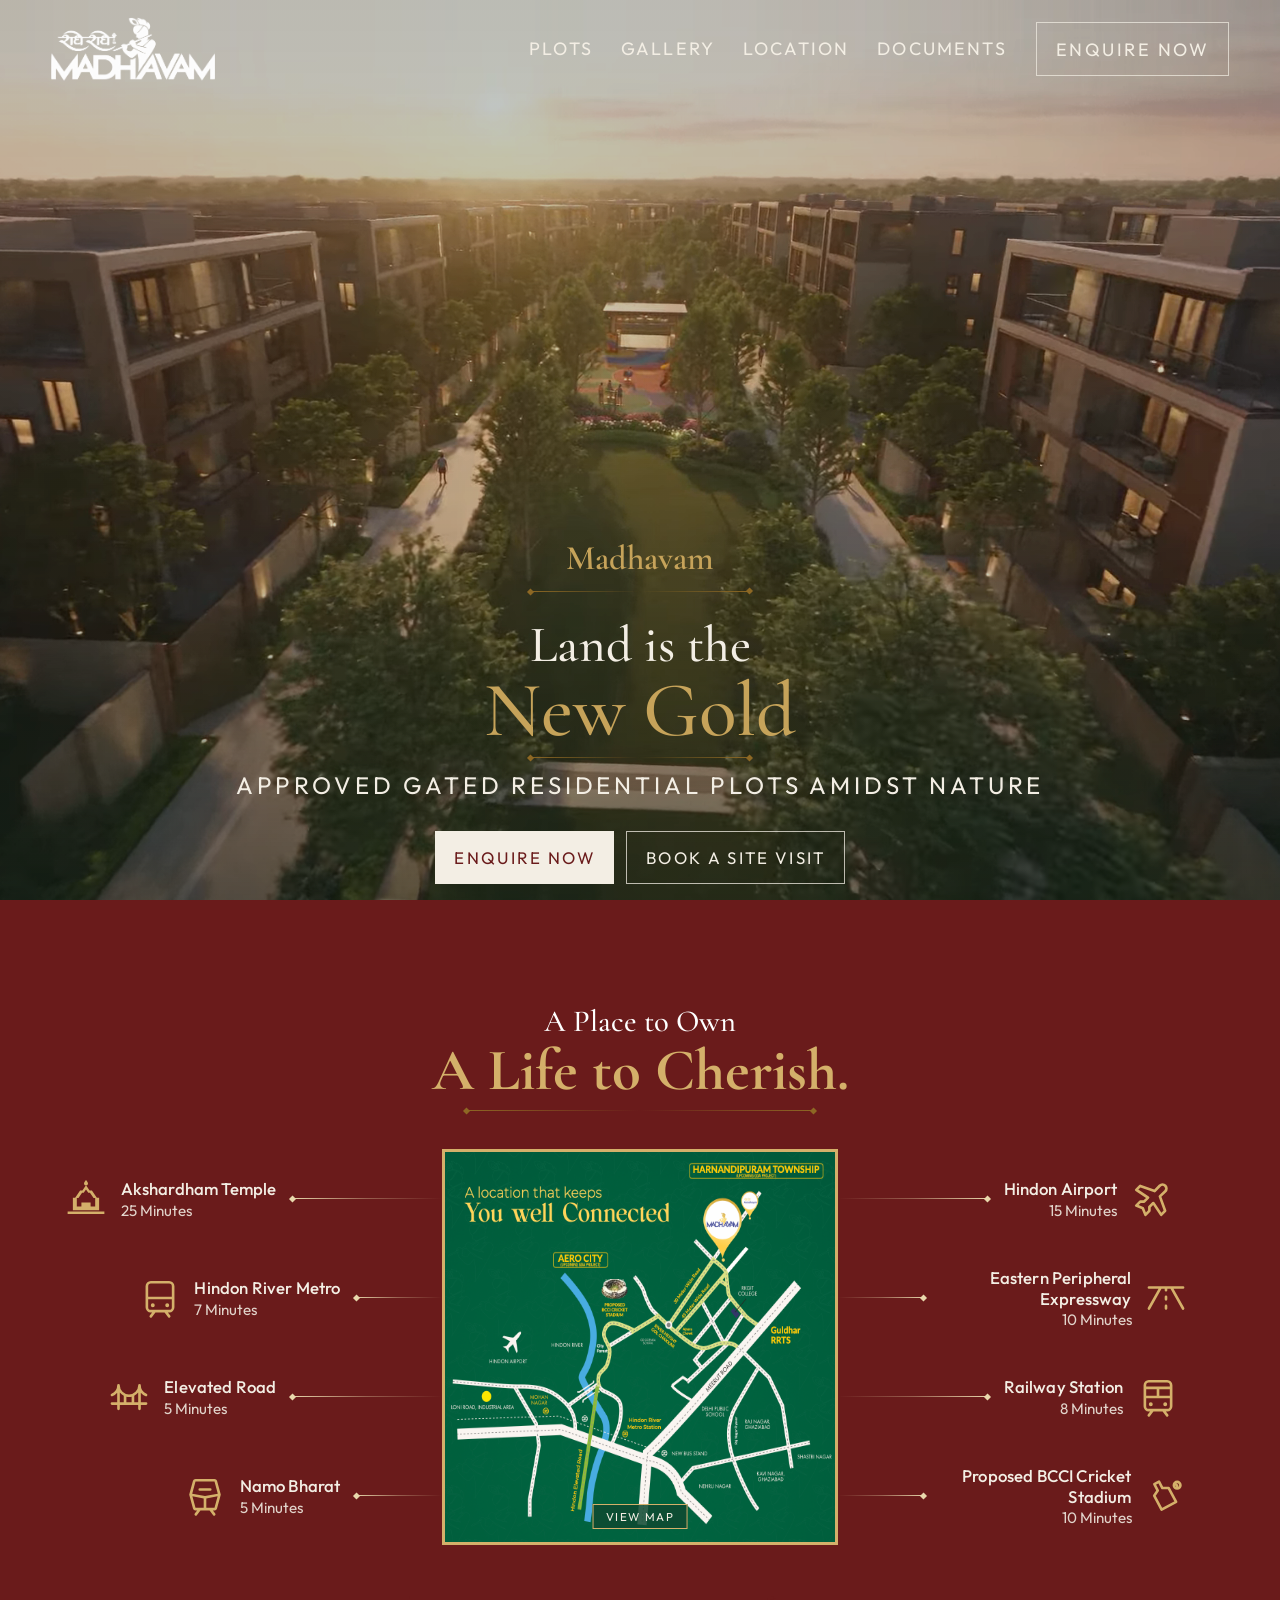
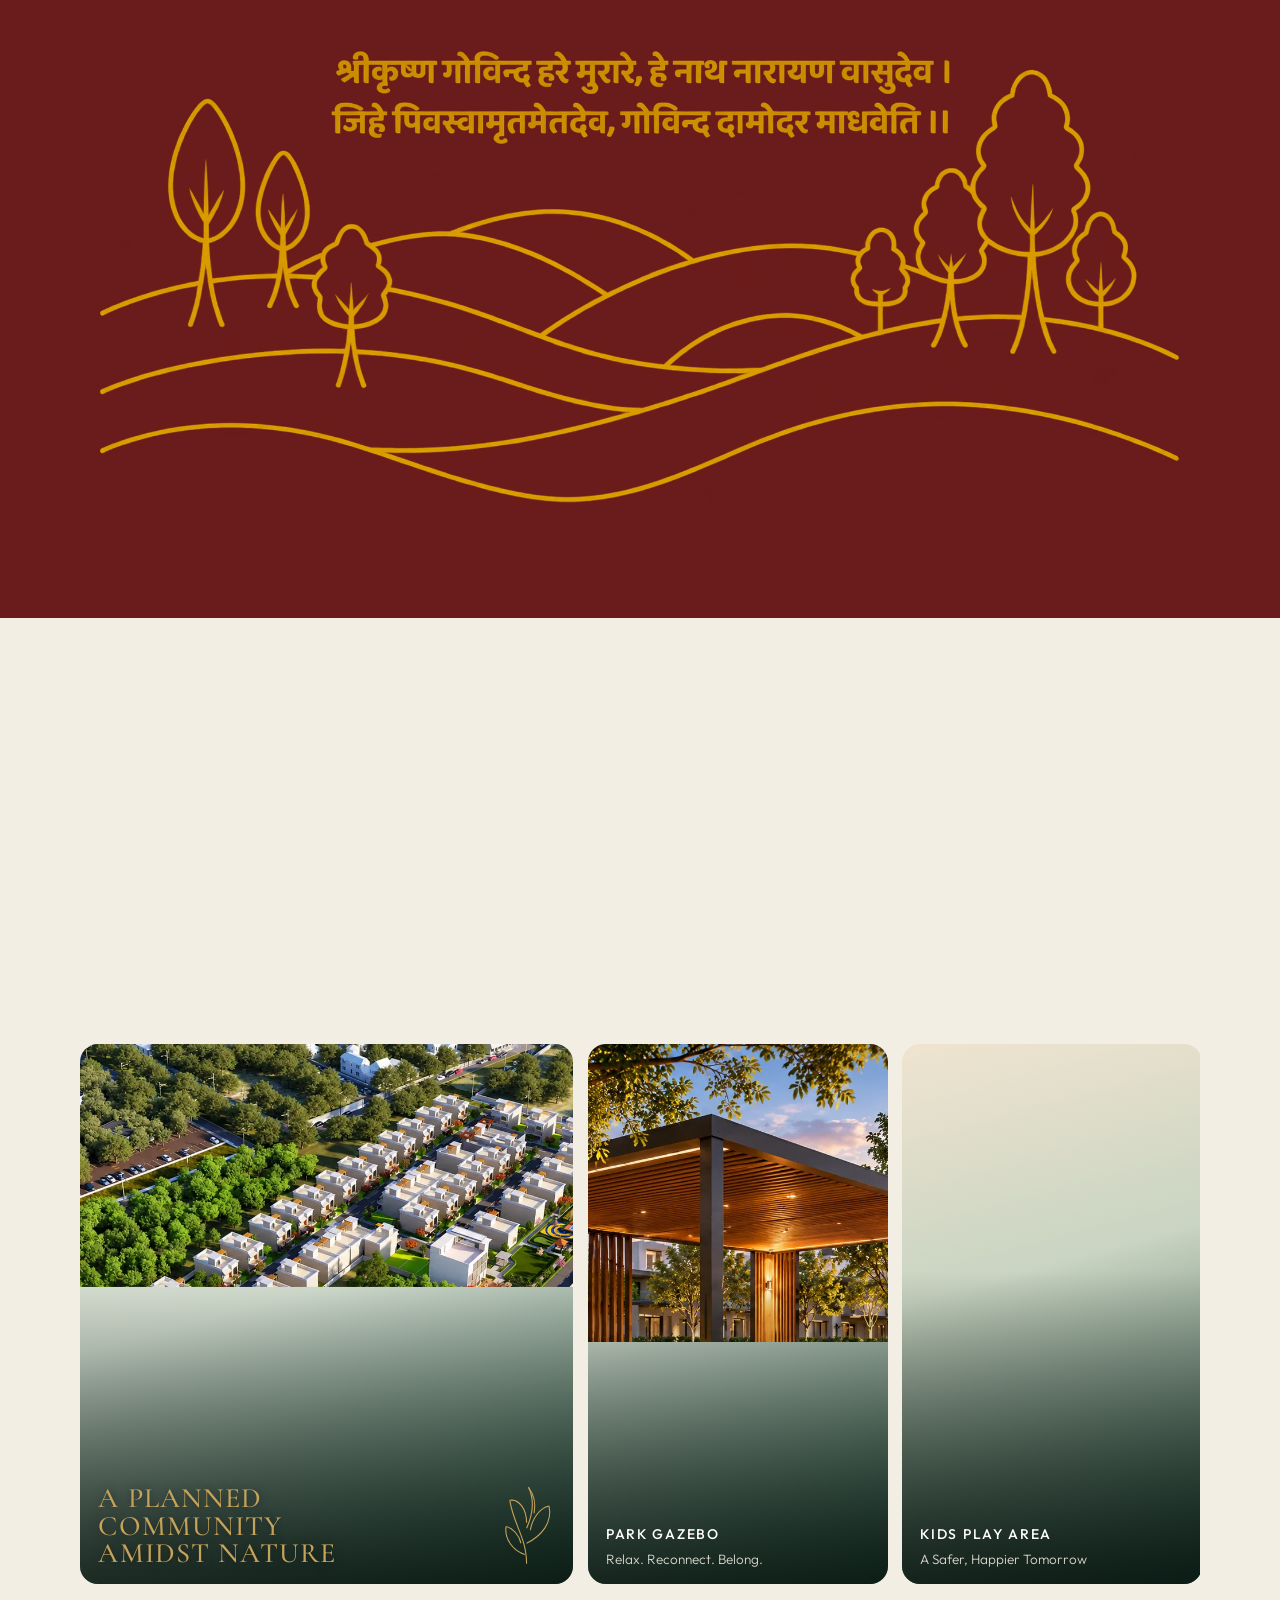
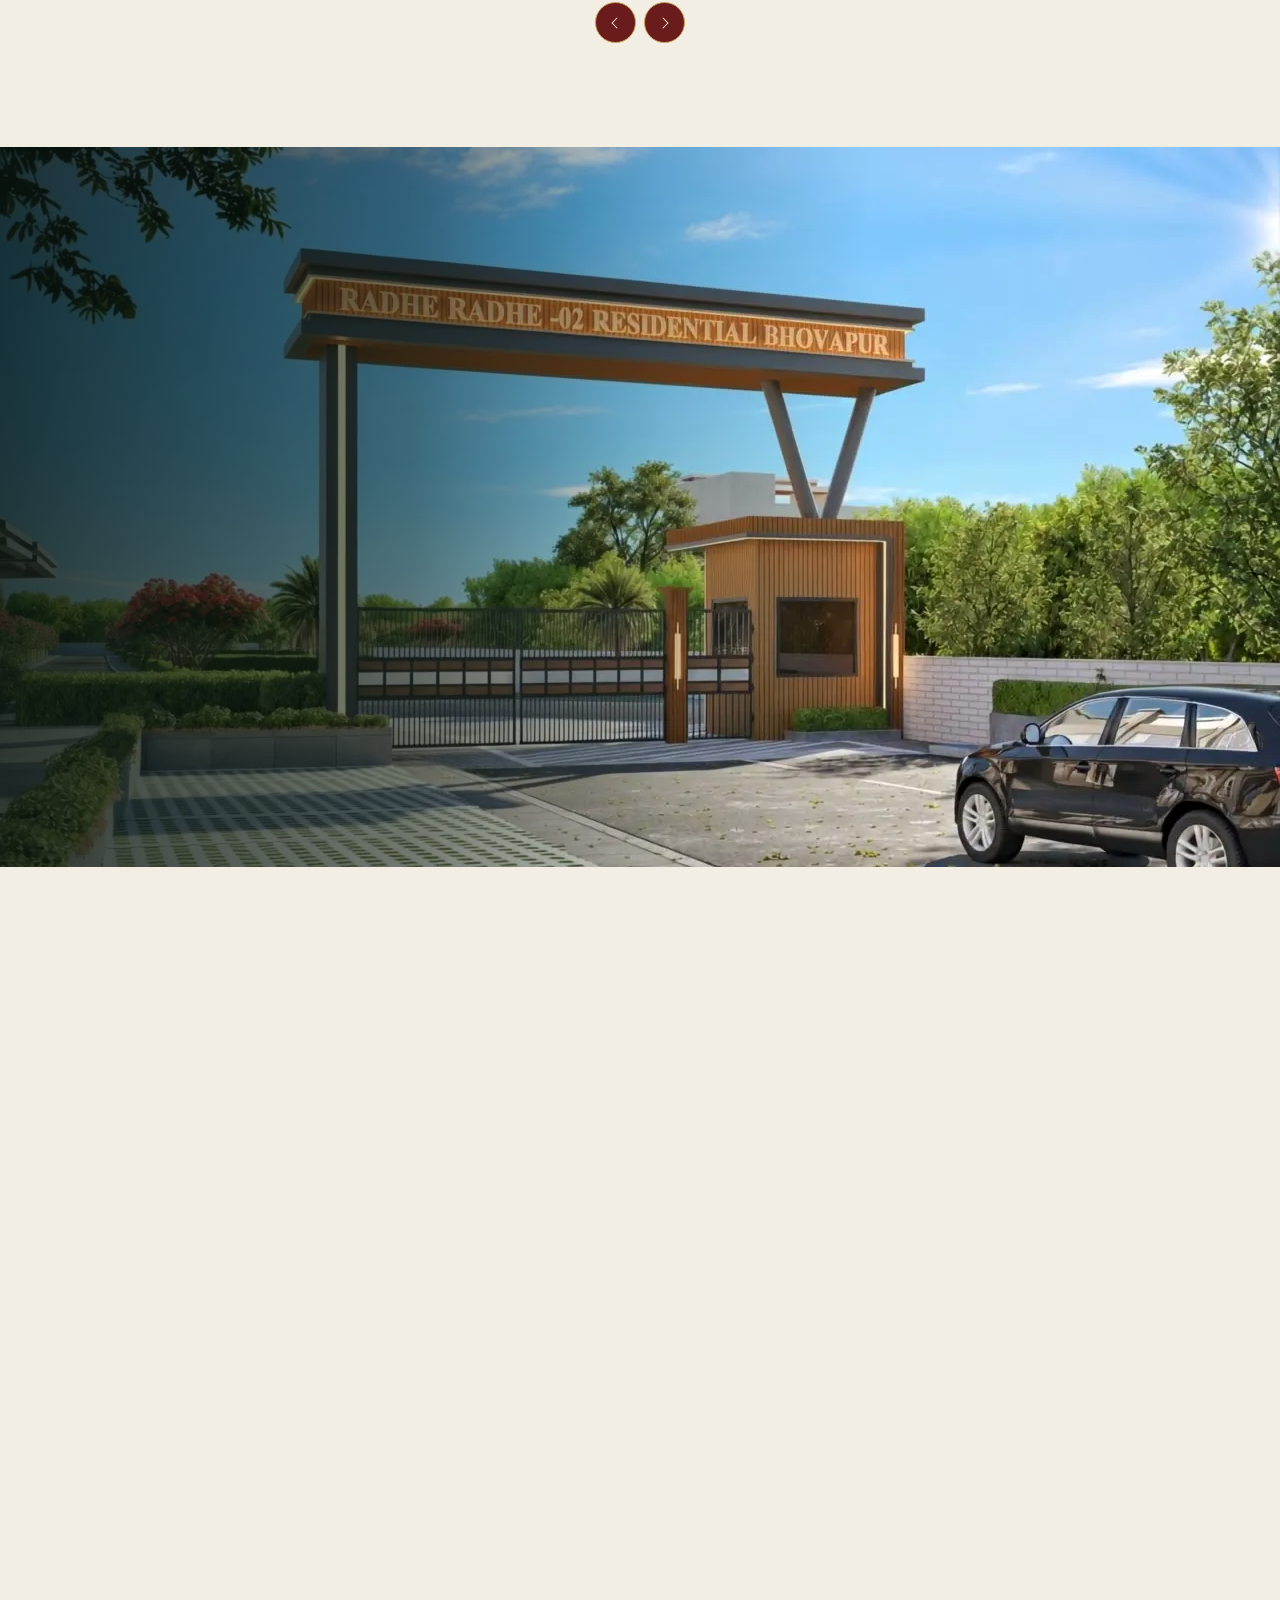
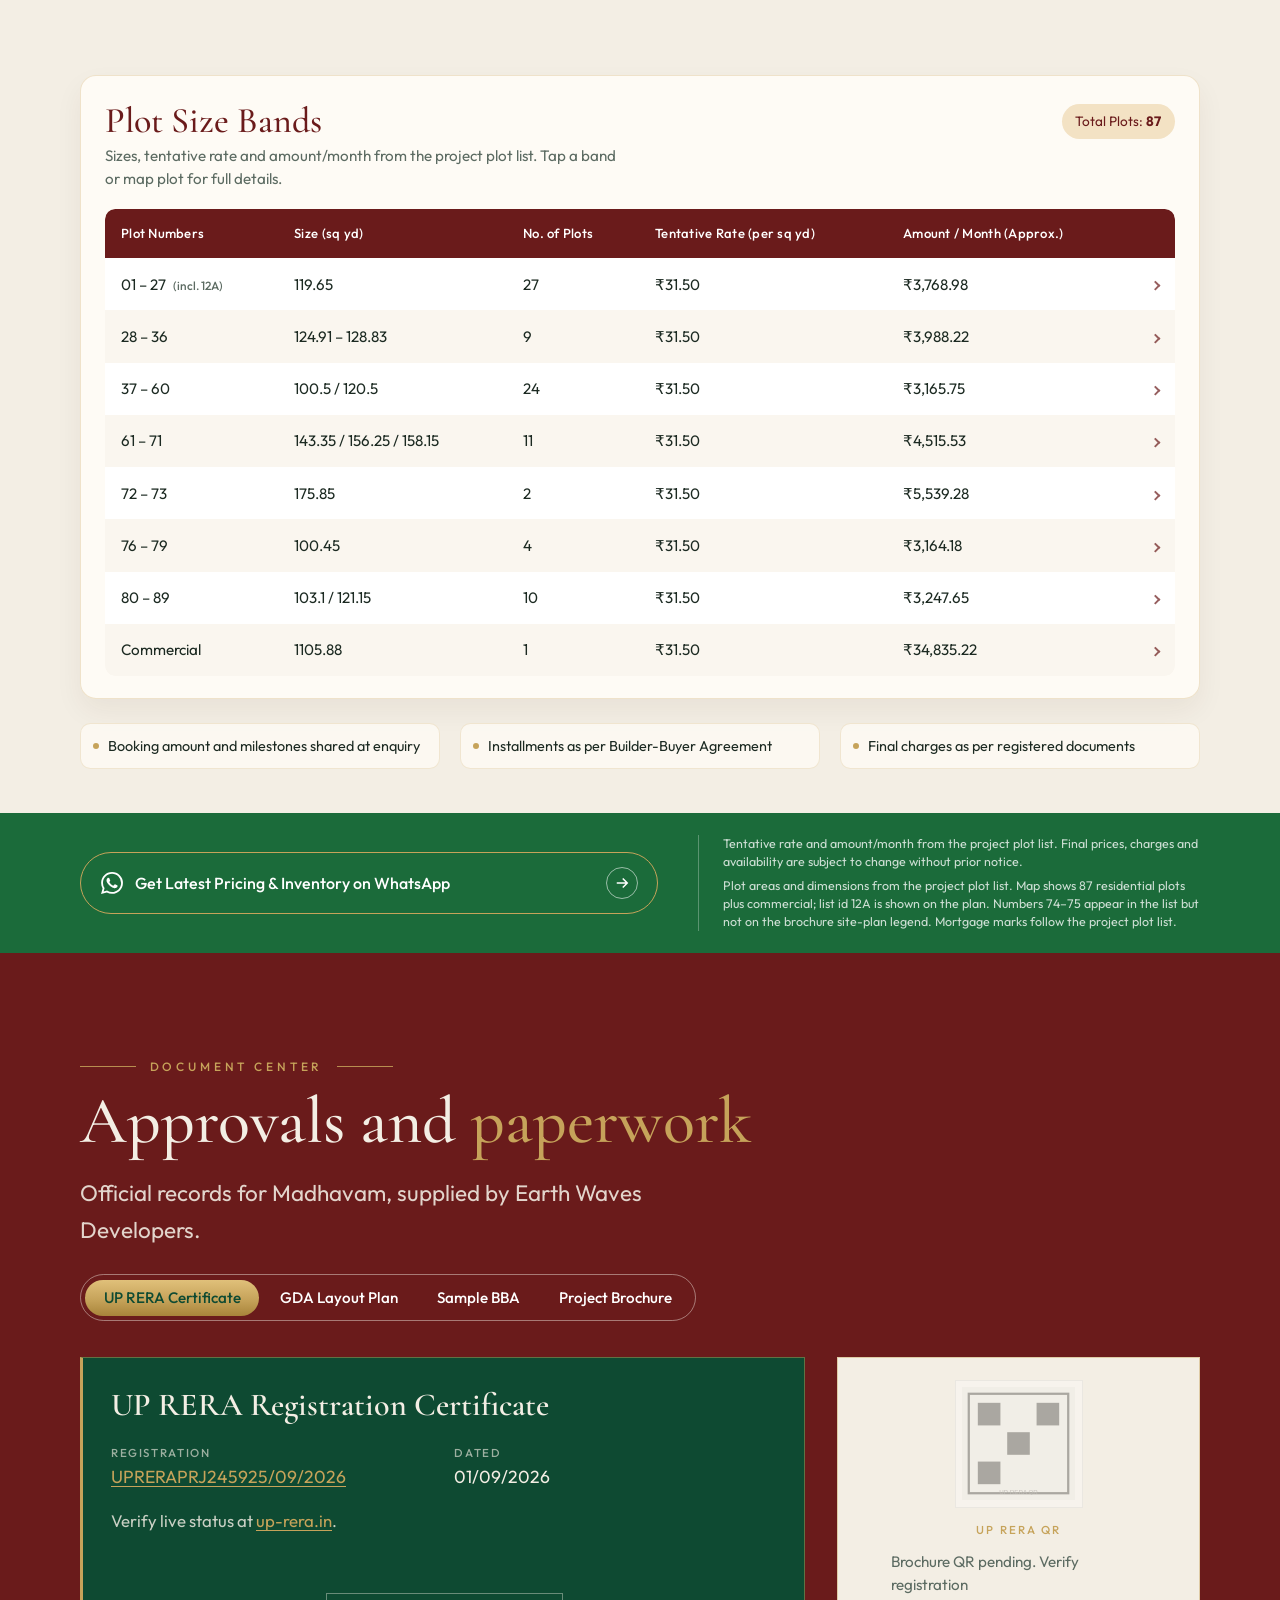
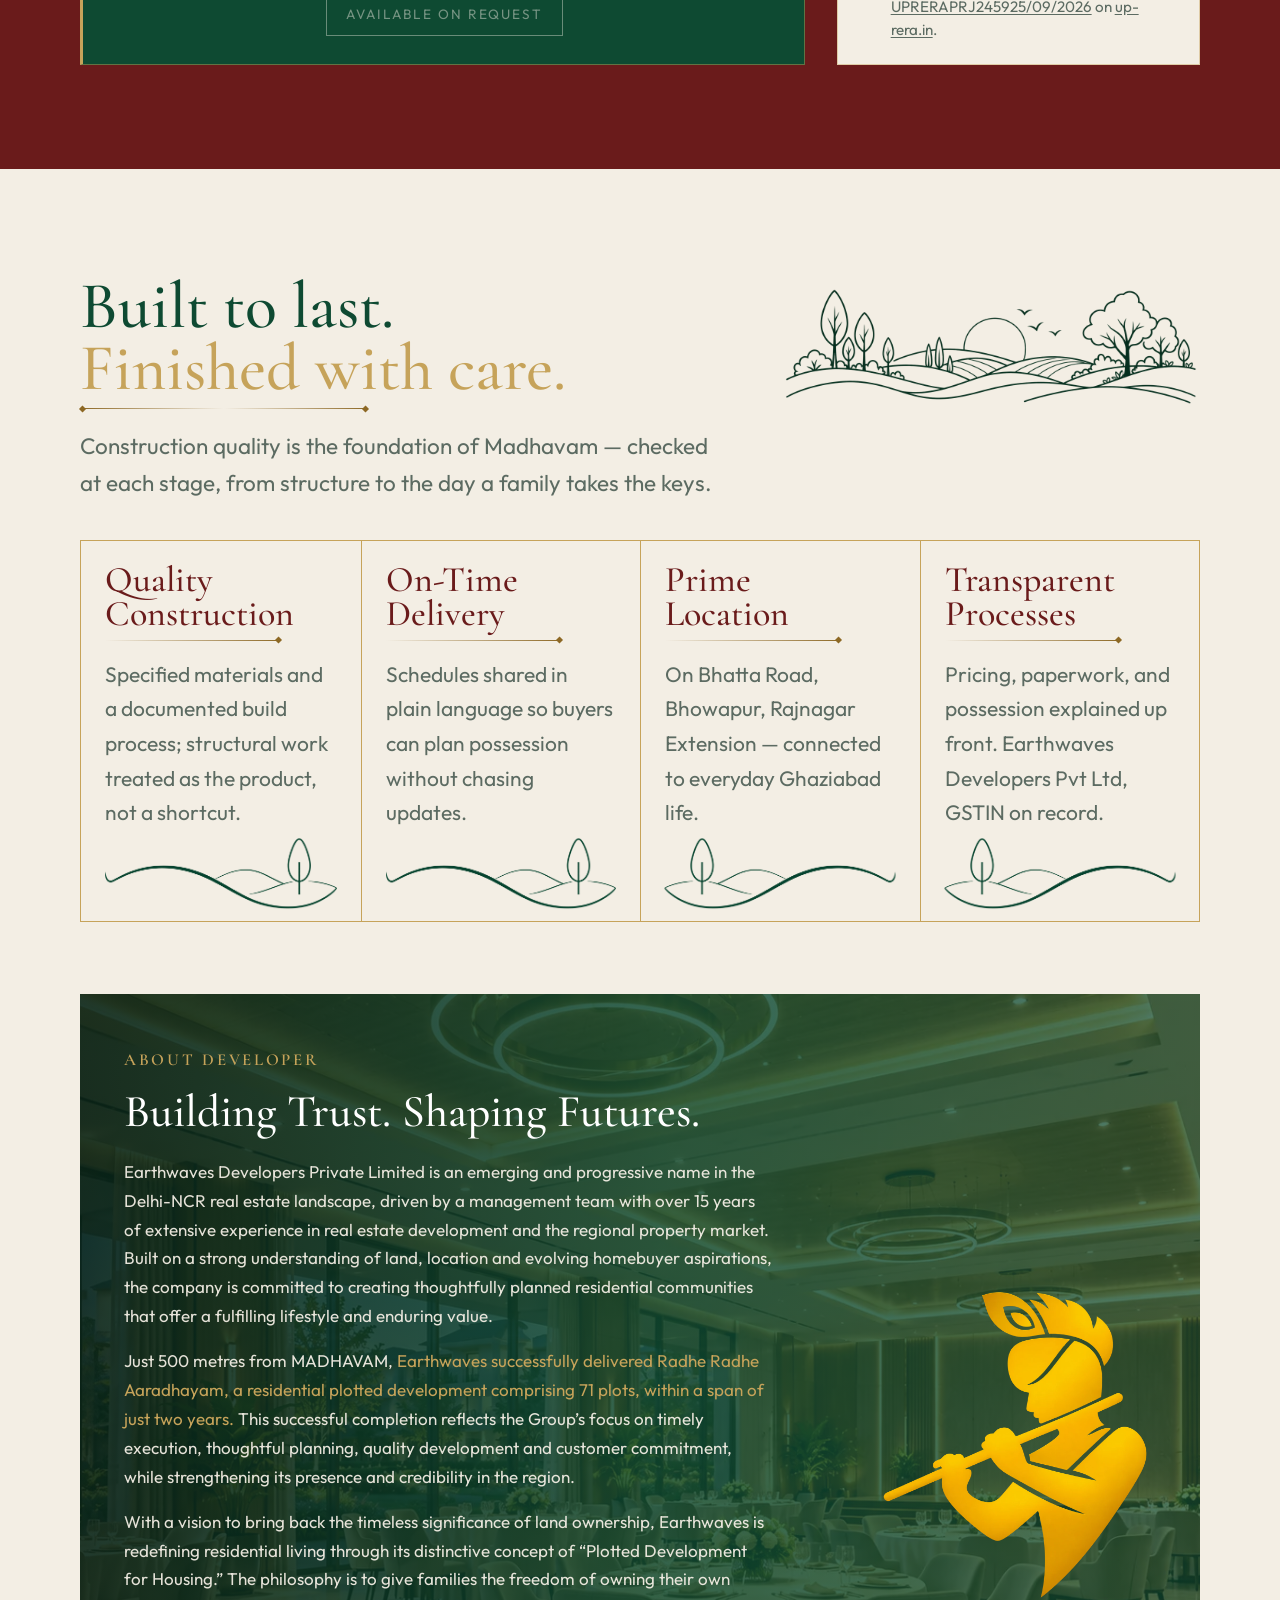
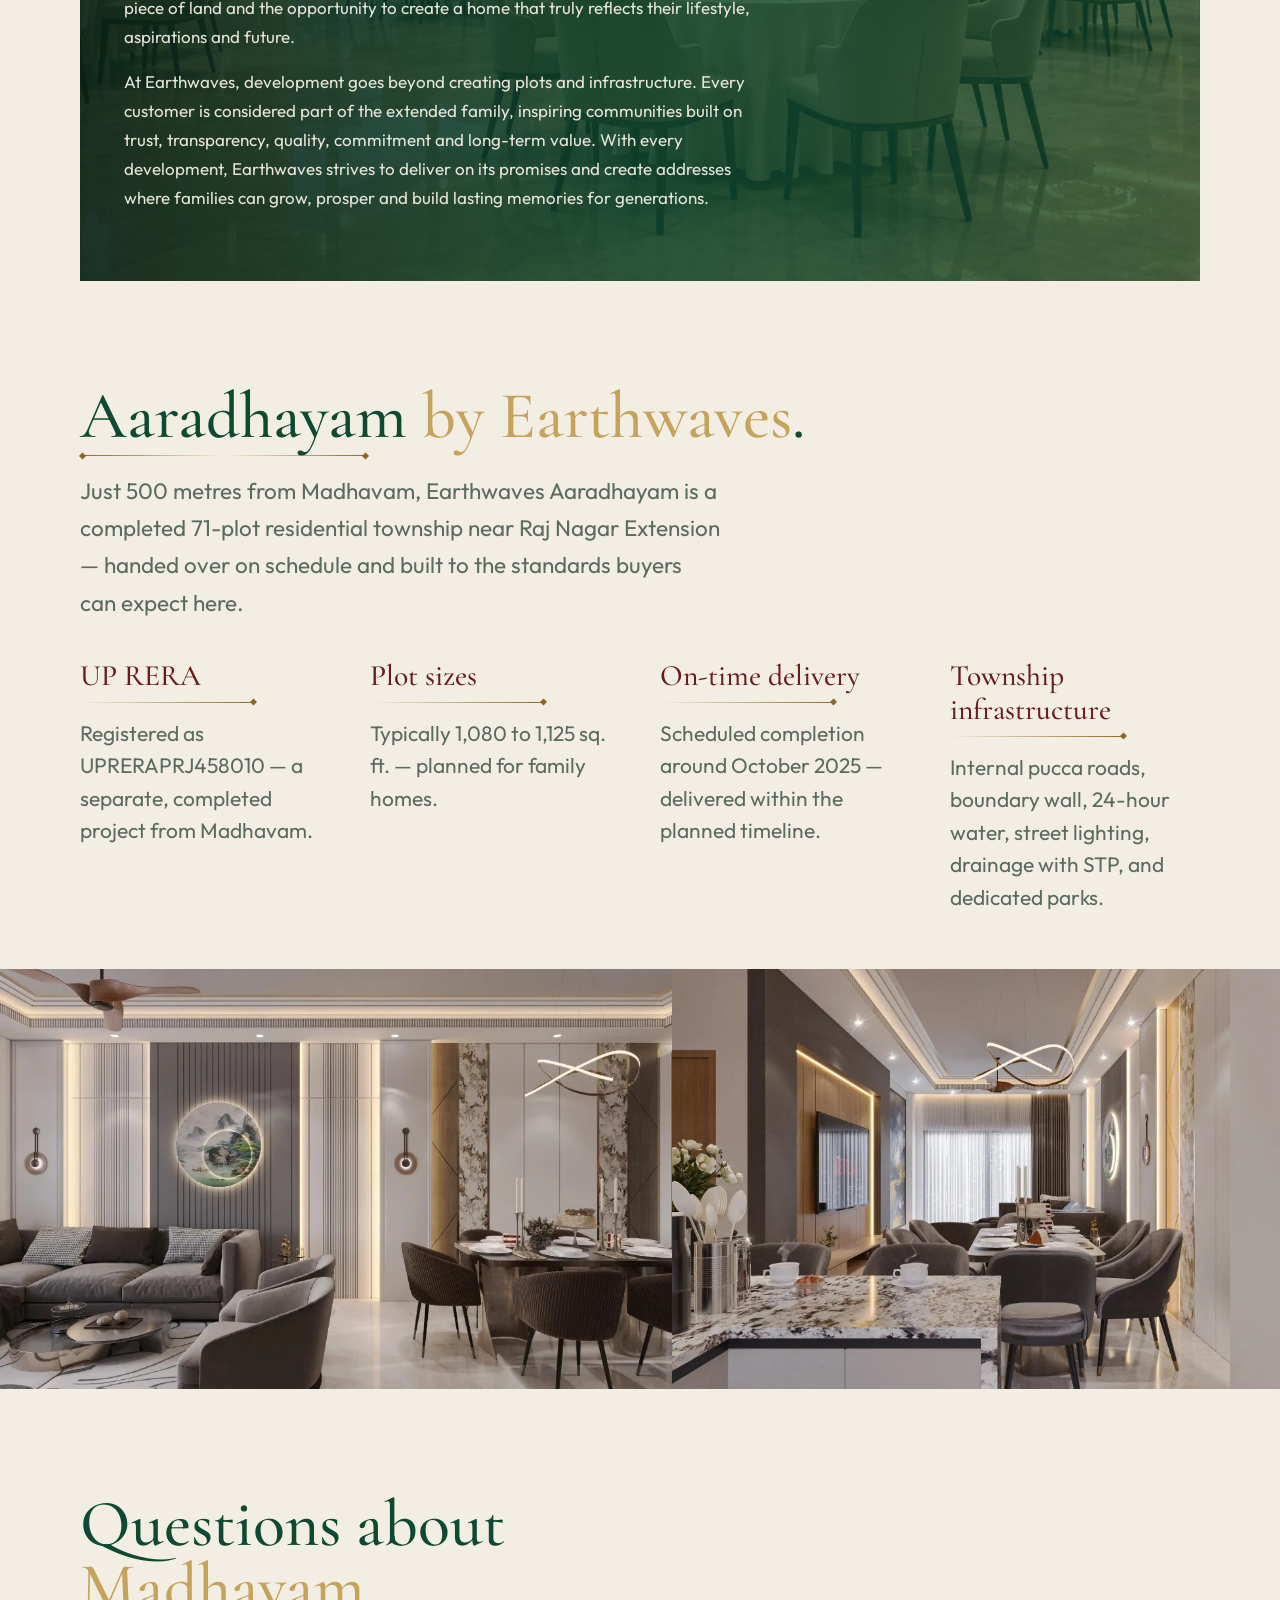
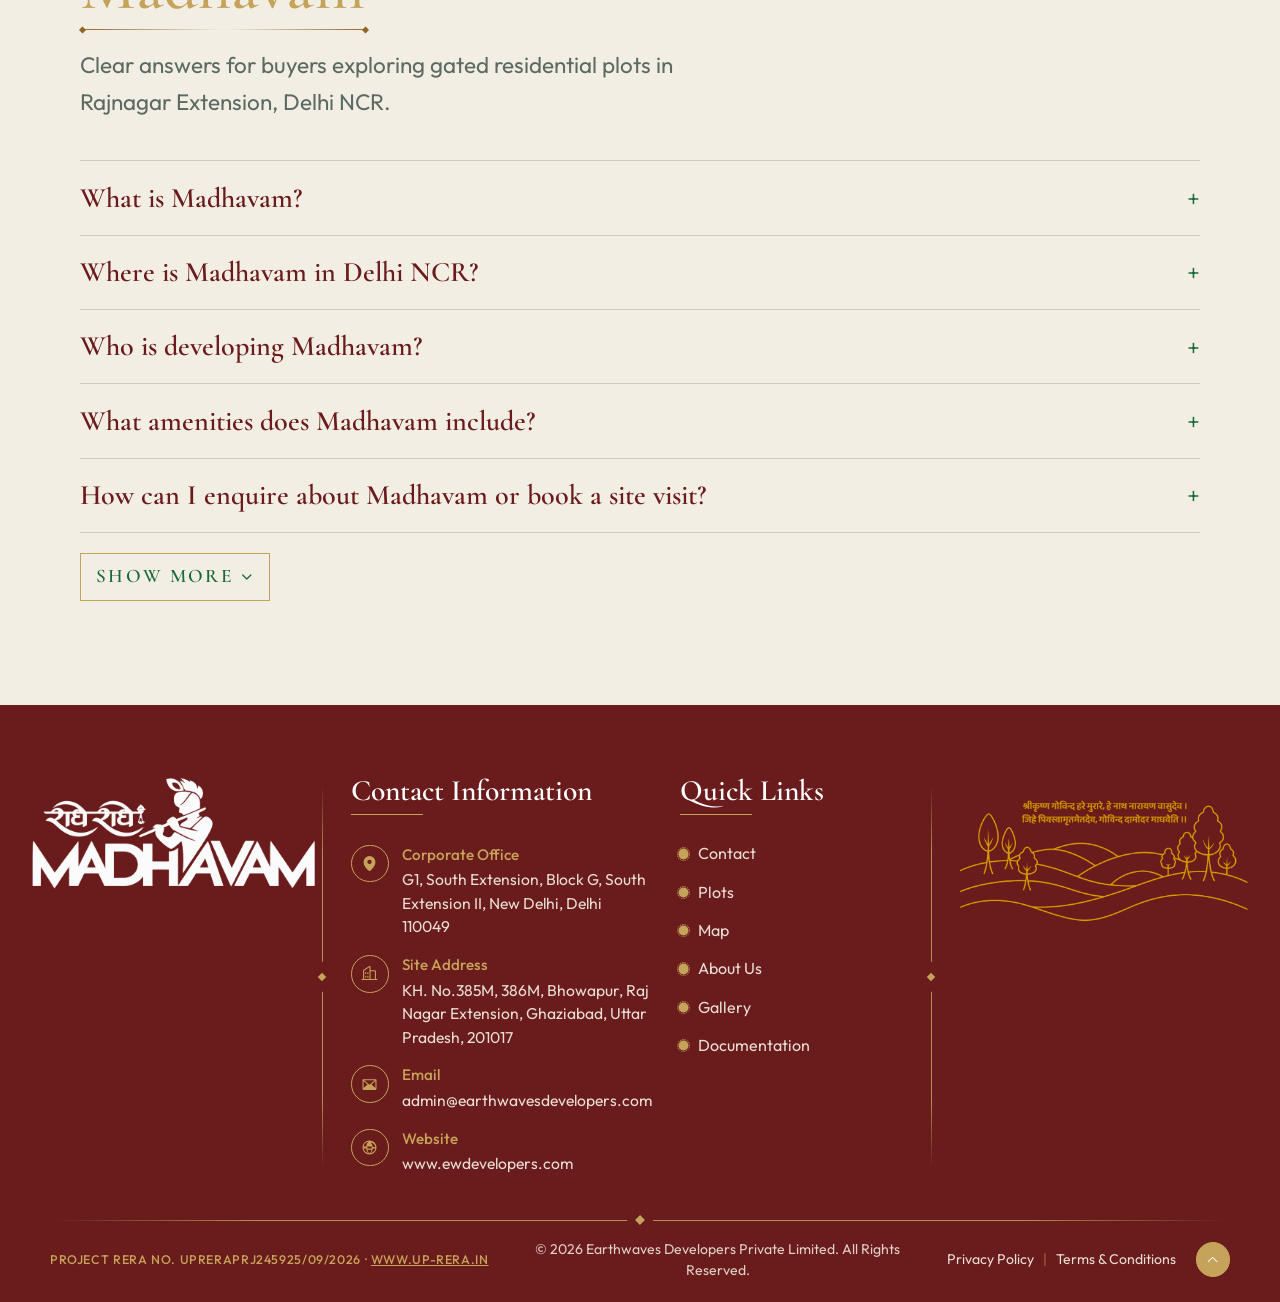
<file: index.html>
<!DOCTYPE html>
<html lang="en" class="no-js">
<head>
  <meta charset="utf-8">
  <meta name="viewport" content="width=device-width, initial-scale=1">
  <title>Madhavam | Approved Gated Plots in Raj Nagar Extension, Ghaziabad</title>
  <meta name="description" content="Madhavam by Earth Waves Developers — approved gated residential plots at Raj Nagar Extension, Ghaziabad (Delhi NCR). Enquire for a site visit.">
  <meta name="robots" content="index, follow, max-image-preview:large, max-snippet:-1, max-video-preview:-1">
  <meta name="author" content="Earthwaves Developers Pvt Ltd">
  <meta name="geo.region" content="IN-UP">
  <meta name="geo.placename" content="Rajnagar Extension, Ghaziabad, Delhi NCR">
  <meta name="theme-color" content="#0E4A32">
  <link rel="canonical" href="https://madhavam.ewdevelopers.com/">
  <link rel="alternate" type="text/plain" href="https://madhavam.ewdevelopers.com/llms.txt" title="LLM summary">

  <meta property="og:type" content="website">
  <meta property="og:locale" content="en_IN">
  <meta property="og:site_name" content="Madhavam">
  <meta property="og:url" content="https://madhavam.ewdevelopers.com/">
  <meta property="og:title" content="Madhavam | Approved Gated Plots in Raj Nagar Extension, Ghaziabad">
  <meta property="og:description" content="Approved gated residential plots by Earth Waves Developers at Raj Nagar Extension, Ghaziabad — Delhi NCR. Landscaped living and indoor amenities.">
  <meta property="og:image" content="https://madhavam.ewdevelopers.com/assets/hero-poster.webp">
  <meta property="og:image:alt" content="Madhavam gated community entrance at Rajnagar Extension, Ghaziabad">

  <meta name="twitter:card" content="summary_large_image">
  <meta name="twitter:title" content="Madhavam | Approved Gated Plots in Raj Nagar Extension, Ghaziabad">
  <meta name="twitter:description" content="Approved gated residential plots by Earth Waves Developers at Raj Nagar Extension, Ghaziabad — Delhi NCR.">
  <meta name="twitter:image" content="https://madhavam.ewdevelopers.com/assets/hero-poster.webp">

  <link rel="preload" as="video" href="assets/hero.webm" type="video/webm">
  <link rel="preconnect" href="https://fonts.googleapis.com">
  <link rel="preconnect" href="https://fonts.gstatic.com" crossorigin>
  <link href="https://fonts.googleapis.com/css2?family=Cormorant+Garamond:ital,wght@0,500;0,600;0,700;1,500&family=Noto+Serif+Devanagari:wght@500;600&family=Outfit:wght@300;400;500&display=swap" rel="stylesheet">
  <link href="https://cdn.jsdelivr.net/npm/bootstrap@5.3.3/dist/css/bootstrap.min.css" rel="stylesheet">
  <link href="css/style.css" rel="stylesheet">
  <script>document.documentElement.classList.replace("no-js","js")</script>
  <script type="application/ld+json">
  {
    "@context": "https://schema.org",
    "@graph": [
      {
        "@type": "Organization",
        "@id": "https://madhavam.ewdevelopers.com/#organization",
        "name": "Earthwaves Developers Pvt Ltd",
        "alternateName": "Earth Waves Developers",
        "url": "https://www.ewdevelopers.com",
        "logo": {
          "@type": "ImageObject",
          "url": "https://madhavam.ewdevelopers.com/assets/hero.png"
        },
        "vatID": "09AADCE7736P1ZX",
        "address": {
          "@type": "PostalAddress",
          "streetAddress": "G1, South Extension, Block G, South Extension II",
          "addressLocality": "New Delhi",
          "addressRegion": "DL",
          "postalCode": "110049",
          "addressCountry": "IN"
        },
        "contactPoint": {
          "@type": "ContactPoint",
          "telephone": "+91-80699-82711",
          "contactType": "sales",
          "email": "admin@earthwavesdevelopers.com",
          "areaServed": "IN",
          "availableLanguage": ["en", "hi"]
        }
      },
      {
        "@type": "WebSite",
        "@id": "https://madhavam.ewdevelopers.com/#website",
        "url": "https://madhavam.ewdevelopers.com/",
        "name": "Madhavam",
        "description": "Madhavam by Earth Waves Developers — approved gated residential plots at Raj Nagar Extension, Ghaziabad (Delhi NCR).",
        "inLanguage": "en-IN",
        "publisher": { "@id": "https://madhavam.ewdevelopers.com/#organization" }
      },
      {
        "@type": "Residence",
        "@id": "https://madhavam.ewdevelopers.com/#residence",
        "name": "Madhavam",
        "url": "https://madhavam.ewdevelopers.com/",
        "description": "Approved gated residential plotted development of about 4 acres with 87 plots on freehold, GDA-approved land at Rajnagar Extension, Ghaziabad, Delhi NCR. UP RERA UPRERAPRJ245925/09/2026.",
        "image": "https://madhavam.ewdevelopers.com/assets/hero-poster.webp",
        "address": {
          "@type": "PostalAddress",
          "streetAddress": "KH. No.385M, 386M, Bhowapur, Raj Nagar Extension",
          "addressLocality": "Ghaziabad",
          "addressRegion": "UP",
          "postalCode": "201017",
          "addressCountry": "IN"
        },
        "containedInPlace": {
          "@type": "Place",
          "name": "Rajnagar Extension, Ghaziabad, Delhi NCR"
        },
        "areaServed": [
          { "@type": "City", "name": "Delhi" },
          { "@type": "City", "name": "Noida" },
          { "@type": "City", "name": "Ghaziabad" },
          { "@type": "City", "name": "Faridabad" },
          { "@type": "City", "name": "Gurugram" }
        ],
        "amenityFeature": [
          { "@type": "LocationFeatureSpecification", "name": "Lush green lawn with jogging track" },
          { "@type": "LocationFeatureSpecification", "name": "Kids play area" },
          { "@type": "LocationFeatureSpecification", "name": "Multi-purpose hall with pantry" },
          { "@type": "LocationFeatureSpecification", "name": "Gymnasium" },
          { "@type": "LocationFeatureSpecification", "name": "Yoga and zumba room" },
          { "@type": "LocationFeatureSpecification", "name": "Indoor games room" },
          { "@type": "LocationFeatureSpecification", "name": "Badminton court" },
          { "@type": "LocationFeatureSpecification", "name": "Cricket net practice" }
        ]
      },
      {
        "@type": "FAQPage",
        "@id": "https://madhavam.ewdevelopers.com/#faq",
        "mainEntity": [
          {
            "@type": "Question",
            "name": "What is Madhavam?",
            "acceptedAnswer": {
              "@type": "Answer",
              "text": "Madhavam is an approved gated residential plotted development by Earth Waves Developers (Earthwaves Developers Pvt Ltd) at Rajnagar Extension, Ghaziabad, Delhi NCR. The brochure describes about 4 acres with 87 thoughtfully planned freehold, GDA-approved plots, landscaped outdoor living, and a clubhouse of about 5,500 sq. ft. UP RERA registration number UPRERAPRJ245925/09/2026; Authority website https://www.up-rera.in."
            }
          },
          {
            "@type": "Question",
            "name": "Where is Madhavam in Delhi NCR?",
            "acceptedAnswer": {
              "@type": "Answer",
              "text": "Madhavam is at KH. No.385M, 386M, Bhowapur, Raj Nagar Extension, Ghaziabad, Uttar Pradesh, 201017 — on the Ghaziabad side of Delhi NCR, serving buyers from Delhi, Noida, Ghaziabad, Faridabad, and Gurugram."
            }
          },
          {
            "@type": "Question",
            "name": "Who is developing Madhavam?",
            "acceptedAnswer": {
              "@type": "Answer",
              "text": "Madhavam is developed by Earthwaves Developers Pvt Ltd (Earth Waves Developers), GSTIN 09AADCE7736P1ZX. The corporate office is at G1, South Extension II, New Delhi. Nearby, Earthwaves delivered Radhe Radhe Aaradhayam (71 plots), about 500 metres from Madhavam — a separate project."
            }
          },
          {
            "@type": "Question",
            "name": "What amenities does Madhavam include?",
            "acceptedAnswer": {
              "@type": "Answer",
              "text": "Outdoor amenities include a lush green lawn with jogging track, kids play area, park gazebo, sculpture platform, badminton court, cricket net practice, yoga lawn, flower garden, and pet park. Indoor amenities in Club Madhavam (about 5,500 sq. ft.) include a multi-purpose hall with pantry, AC gymnasium, yoga and zumba room, indoor games room, and toddler play area. Common facilities include 24x7 gated security and DG power backup for common areas."
            }
          },
          {
            "@type": "Question",
            "name": "How can I enquire about Madhavam or book a site visit?",
            "acceptedAnswer": {
              "@type": "Answer",
              "text": "Enquire via the Contact Us page at madhavam.ewdevelopers.com/contact.html, email admin@earthwavesdevelopers.com or sales@earthwavesdevelopers.com, call +91 80699 82711 (WhatsApp same), company IVR +91 88264 58080, or general +91 93199 76589. The sales desk aims to respond within one working day."
            }
          },
          {
            "@type": "Question",
            "name": "Is Madhavam suitable for buyers across Delhi NCR?",
            "acceptedAnswer": {
              "@type": "Answer",
              "text": "Yes. Madhavam is positioned for family buyers across Delhi NCR who want gated residential plots in Rajnagar Extension, Ghaziabad, with community amenities close to home."
            }
          },
          {
            "@type": "Question",
            "name": "What is the registry process, and what are the stamp duty and registry charges?",
            "acceptedAnswer": {
              "@type": "Answer",
              "text": "Registry steps and applicable stamp duty or registry charges are confirmed by Earth Waves Developers at the time of enquiry. Contact sales via the Contact Us page, email admin@earthwavesdevelopers.com / sales@earthwavesdevelopers.com, or call +91 80699 82711 (WhatsApp same)."
            }
          },
          {
            "@type": "Question",
            "name": "What are the maintenance charges, and who maintains the common areas?",
            "acceptedAnswer": {
              "@type": "Answer",
              "text": "Maintenance charges and common-area upkeep arrangements are shared by Earth Waves Developers during enquiry. Reach the sales desk via the Contact Us page, email admin@earthwavesdevelopers.com / sales@earthwavesdevelopers.com, or call +91 80699 82711 (WhatsApp same)."
            }
          },
          {
            "@type": "Question",
            "name": "Is club membership included, and is there a separate charge?",
            "acceptedAnswer": {
              "@type": "Answer",
              "text": "Club Madhavam membership terms and any separate charges are confirmed by Earth Waves Developers at enquiry. Contact sales via the Contact Us page, email admin@earthwavesdevelopers.com / sales@earthwavesdevelopers.com, or call +91 80699 82711 (WhatsApp same)."
            }
          },
          {
            "@type": "Question",
            "name": "What is the possession timeline?",
            "acceptedAnswer": {
              "@type": "Answer",
              "text": "The current possession timeline for Madhavam is confirmed by Earth Waves Developers at the time of enquiry. Ask via the Contact Us page, email admin@earthwavesdevelopers.com / sales@earthwavesdevelopers.com, or call +91 80699 82711 (WhatsApp same)."
            }
          },
          {
            "@type": "Question",
            "name": "Is there a deadline to start construction after possession?",
            "acceptedAnswer": {
              "@type": "Answer",
              "text": "Any post-possession construction deadlines are confirmed by Earth Waves Developers during enquiry. Contact sales via the Contact Us page, email admin@earthwavesdevelopers.com / sales@earthwavesdevelopers.com, or call +91 80699 82711 (WhatsApp same)."
            }
          },
          {
            "@type": "Question",
            "name": "Can I resell or transfer my plot? What is the process?",
            "acceptedAnswer": {
              "@type": "Answer",
              "text": "Resale and transfer process details are shared by Earth Waves Developers at the time of enquiry. Reach sales via the Contact Us page, email admin@earthwavesdevelopers.com / sales@earthwavesdevelopers.com, or call +91 80699 82711 (WhatsApp same)."
            }
          },
          {
            "@type": "Question",
            "name": "Can NRIs purchase a plot here?",
            "acceptedAnswer": {
              "@type": "Answer",
              "text": "NRI purchase eligibility and documentation requirements are confirmed by Earth Waves Developers during enquiry. Contact sales via the Contact Us page, email admin@earthwavesdevelopers.com / sales@earthwavesdevelopers.com, or call +91 80699 82711 (WhatsApp same)."
            }
          },
          {
            "@type": "Question",
            "name": "Can I take a loan for the plot? Which banks fund it?",
            "acceptedAnswer": {
              "@type": "Answer",
              "text": "Plot loan options and participating banks are confirmed by Earth Waves Developers at the time of enquiry. Ask via the Contact Us page, email admin@earthwavesdevelopers.com / sales@earthwavesdevelopers.com, or call +91 80699 82711 (WhatsApp same)."
            }
          },
          {
            "@type": "Question",
            "name": "What can I build on a 100 / 120 / 143 sq yd plot (floors, setbacks)?",
            "acceptedAnswer": {
              "@type": "Answer",
              "text": "Permitted floors, setbacks, and buildable area by plot size are confirmed by Earth Waves Developers during enquiry. Contact sales via the Contact Us page, email admin@earthwavesdevelopers.com / sales@earthwavesdevelopers.com, or call +91 80699 82711 (WhatsApp same)."
            }
          },
          {
            "@type": "Question",
            "name": "What is the payment plan?",
            "acceptedAnswer": {
              "@type": "Answer",
              "text": "The current payment plan for Madhavam is shared by Earth Waves Developers at the time of enquiry. Reach sales via the Contact Us page, email admin@earthwavesdevelopers.com / sales@earthwavesdevelopers.com, or call +91 80699 82711 (WhatsApp same)."
            }
          },
          {
            "@type": "Question",
            "name": "What plot sizes are available, and what is the current pricing?",
            "acceptedAnswer": {
              "@type": "Answer",
              "text": "Madhavam offers 87 residential plots in brochure size bands of about 100, 103, 120, 125, 143 and 175 sq yd (plot numbers 01–73 and 76–89; 74 and 75 are unused in the legend). Corner plots may differ in size. Tentative rate and amount/month from the project plot list are shown on this page; final figures and live availability are confirmed by Earth Waves Developers — enquire via WhatsApp +91 80699 82711, email admin@earthwavesdevelopers.com / sales@earthwavesdevelopers.com."
            }
          }
        ]
      }
    ]
  }
  </script>
</head>
<body>
  <a class="skip-link" href="#plots">Skip to content</a>

  <header class="site-header" id="siteHeader">
    <nav class="navbar navbar-expand-lg" aria-label="Primary">
      <div class="nav-bar">
        <a class="brand" href="#top">
          <span class="brand-slot">
            <img class="brand-logo brand-logo--light" src="assets/hero.png" alt="" width="1547" height="612" data-alt="Radhe Radhe Madhavam" data-brand data-logo-light="assets/hero.png" data-logo-dark="assets/madhavam-logo-burgundy.webp">
            <span class="brand-fallback brand-name">Madhavam</span>
          </span>
        </a>
        <button class="navbar-toggler" type="button" data-bs-toggle="collapse" data-bs-target="#siteNav" aria-controls="siteNav" aria-expanded="false" aria-label="Open menu">
          <span class="toggler-bar"></span>
          <span class="toggler-bar"></span>
          <span class="toggler-bar"></span>
        </button>
        <div class="collapse navbar-collapse" id="siteNav">
          <ul class="navbar-nav ms-auto">
            <li class="nav-item"><a class="nav-link" href="#plots">Plots</a></li>
            <li class="nav-item"><a class="nav-link" href="#gallery">Gallery</a></li>
            <li class="nav-item"><a class="nav-link" href="#location">Location</a></li>
            <li class="nav-item"><a class="nav-link" href="#documents">Documents</a></li>
            <li class="nav-item nav-item-mobile-only"><a class="nav-link" href="#quality">Quality</a></li>
            <li class="nav-item nav-item-mobile-only"><a class="nav-link" href="#faq">FAQ</a></li>
            <li class="nav-item nav-item-mobile-only"><a class="nav-link" href="contact.html">Contact</a></li>
          </ul>
          <a class="btn btn-nav" href="contact.html">Enquire Now</a>
        </div>
      </div>
    </nav>
  </header>

  <main>
    <section class="hero" id="top">
      <video class="hero-video" autoplay muted loop playsinline preload="auto" loading="eager" poster="assets/hero-poster.webp" fetchpriority="high">
        <source src="assets/hero.webm" type="video/webm">
        <source src="assets/hero.mp4" type="video/mp4">
      </video>
      <div class="hero-scrim" aria-hidden="true"></div>
      <div class="hero-copy">
        <p class="hero-kicker">Madhavam</p>
        <div class="title-arrows" aria-hidden="true">
          <span class="pillar-arrow pillar-arrow--flip"></span>
          <span class="pillar-arrow"></span>
        </div>
        <h1><span class="hero-title-lead">Land is the</span><br><span class="hero-title-accent">New Gold</span></h1>
        <div class="title-arrows" aria-hidden="true">
          <span class="pillar-arrow pillar-arrow--flip"></span>
          <span class="pillar-arrow"></span>
        </div>
        <p class="hero-line">Approved gated residential plots amidst nature</p>
        <div class="hero-actions">
          <a class="btn btn-hero" href="contact.html">Enquire Now</a>
          <a class="btn btn-hero btn-hero-ghost" href="contact.html">Book a Site Visit</a>
        </div>
      </div>
    </section>

    <section class="location band" id="location">
      <div class="sheet">
        <h2 class="location-title reveal"><span class="location-title-line">A Place to Own</span><span class="location-title-main">A Life to Cherish.</span></h2>
        <div class="title-arrows" aria-hidden="true">
          <span class="pillar-arrow pillar-arrow--flip"></span>
          <span class="pillar-arrow"></span>
        </div>
        <div class="location-board reveal">
          <ul class="location-col location-col-left">
            <li class="loc-item loc-item-left">
              <span class="loc-ico loc-ico-temple" aria-hidden="true"></span>
              <span class="loc-copy">
                <strong>Akshardham Temple</strong>
                <span>25 Minutes</span>
              </span>
              <span class="loc-line" aria-hidden="true"></span>
            </li>
            <li class="loc-item loc-item-left">
              <span class="loc-ico loc-ico-metro" aria-hidden="true"></span>
              <span class="loc-copy">
                <strong>Hindon River Metro</strong>
                <span>7 Minutes</span>
              </span>
              <span class="loc-line" aria-hidden="true"></span>
            </li>
            <li class="loc-item loc-item-left">
              <span class="loc-ico loc-ico-bridge" aria-hidden="true"></span>
              <span class="loc-copy">
                <strong>Elevated Road</strong>
                <span>5 Minutes</span>
              </span>
              <span class="loc-line" aria-hidden="true"></span>
            </li>
            <li class="loc-item loc-item-left">
              <span class="loc-ico loc-ico-regional" aria-hidden="true"></span>
              <span class="loc-copy">
                <strong>Namo Bharat</strong>
                <span>5 Minutes</span>
              </span>
              <span class="loc-line" aria-hidden="true"></span>
            </li>
          </ul>

          <button type="button" class="location-map" id="locationMapOpen" aria-haspopup="dialog" aria-controls="locationMapDialog" aria-expanded="false">
            <img src="assets/Screenshot%202026-10-08%20at%205.37.51%E2%80%AFPM.png" alt="" width="1448" height="1256">
            <span class="location-map-cue">View map</span>
          </button>

          <ul class="location-col location-col-right">
            <li class="loc-item loc-item-right">
              <span class="loc-line" aria-hidden="true"></span>
              <span class="loc-copy">
                <strong>Hindon Airport</strong>
                <span>15 Minutes</span>
              </span>
              <span class="loc-ico loc-ico-airplane" aria-hidden="true"></span>
            </li>
            <li class="loc-item loc-item-right">
              <span class="loc-line" aria-hidden="true"></span>
              <span class="loc-copy">
                <strong>Eastern Peripheral Expressway</strong>
                <span>10 Minutes</span>
              </span>
              <span class="loc-ico loc-ico-road" aria-hidden="true"></span>
            </li>
            <li class="loc-item loc-item-right">
              <span class="loc-line" aria-hidden="true"></span>
              <span class="loc-copy">
                <strong>Railway Station</strong>
                <span>8 Minutes</span>
              </span>
              <span class="loc-ico loc-ico-train" aria-hidden="true"></span>
            </li>
            <li class="loc-item loc-item-right">
              <span class="loc-line" aria-hidden="true"></span>
              <span class="loc-copy">
                <strong>Proposed BCCI Cricket Stadium</strong>
                <span>10 Minutes</span>
              </span>
              <span class="loc-ico loc-ico-cricket" aria-hidden="true"></span>
            </li>
          </ul>
        </div>
      </div>

      <img class="location-horizon" src="assets/%E0%A4%B6%E0%A5%8D%E0%A4%B0%E0%A5%80%E0%A4%95%E0%A5%83%E0%A4%B7%E0%A5%8D%E0%A4%A3%20%E0%A4%97%E0%A5%8B%E0%A4%B5%E0%A4%BF%E0%A4%A8%E0%A5%8D%E0%A4%A6%20%E0%A4%B8%E0%A5%81%E0%A4%A8%E0%A4%B9%E0%A4%B0%E0%A5%80%20%E0%A4%AA%E0%A4%B9%E0%A4%BE%E0%A4%A1%E0%A4%BC%E0%A4%BF%E0%A4%AF%E0%A4%BE%E0%A4%81.png" alt="" width="1792" height="877">

      <div class="location-connect reveal">
        <p class="location-connect-kicker">Well Connected</p>
        <h3 class="location-connect-title">
          <span class="location-connect-lead">Everything</span>
          <span class="location-connect-accent">within reach.</span>
        </h3>
      </div>

      <dialog class="map-dialog" id="locationMapDialog" aria-labelledby="locationMapTitle">
        <div class="map-dialog-bar">
          <p id="locationMapTitle">Madhavam location map</p>
          <div class="map-dialog-tools">
            <button type="button" data-map-zoom="out" aria-label="Zoom out">−</button>
            <button type="button" data-map-zoom="in" aria-label="Zoom in">+</button>
            <button type="button" data-map-zoom="reset">Reset</button>
            <button type="button" class="map-dialog-close" data-map-close aria-label="Close map">Close</button>
          </div>
        </div>
        <div class="map-dialog-stage" id="locationMapStage">
          <img id="locationMapImg" src="assets/Screenshot%202026-10-08%20at%205.37.51%E2%80%AFPM.png" alt="Connectivity map showing Madhavam near Harnandipuram, Hindon Airport, Meerut Road, and nearby landmarks" draggable="false">
        </div>
      </dialog>
    </section>

    <section class="paper band gallery" id="gallery">
      <div class="sheet">
        <div class="gallery-head reveal">
          <div class="gallery-copy">
            
            <h2 class="gallery-title"><span class="gallery-title-line">A Glimpse of</span> <span class="gallery-title-name">Madhavam</span></h2>
            <div class="title-arrows title-arrows--start" aria-hidden="true">
              <span class="pillar-arrow pillar-arrow--flip"></span>
              <span class="pillar-arrow"></span>
            </div>
            <p class="gallery-intro">Explore the thoughtfully designed spaces, green landscapes and modern amenities that make Madhavam a place to live, grow and belong.</p>
          </div>
          <ul class="gallery-highlights">
            <li>
              <span class="gallery-ico gallery-ico-leaf" aria-hidden="true"></span>
              <span>Green Surroundings</span>
            </li>
            <li>
              <span class="gallery-ico gallery-ico-house" aria-hidden="true"></span>
              <span>Modern<br>Living</span>
            </li>
            <li>
              <span class="gallery-ico gallery-ico-users" aria-hidden="true"></span>
              <span>Vibrant Community</span>
            </li>
          </ul>
        </div>

        <div class="gallery-board">
        <div class="gallery-toolbar reveal">
          <div class="gallery-pills" role="group" aria-label="Gallery categories">
            <button type="button" class="gallery-pill is-active" data-filter="all" aria-pressed="true">
              <span class="gallery-ico gallery-ico-image" aria-hidden="true"></span>
              All
            </button>
            <button type="button" class="gallery-pill" data-filter="aerial" aria-pressed="false">
              <span class="gallery-ico gallery-ico-drone" aria-hidden="true"></span>
              Aerial View
            </button>
            <button type="button" class="gallery-pill" data-filter="amenities" aria-pressed="false">
              <span class="gallery-ico gallery-ico-megaphone" aria-hidden="true"></span>
              Amenities
            </button>
            <button type="button" class="gallery-pill" data-filter="landscapes" aria-pressed="false">
              <span class="gallery-ico gallery-ico-tree" aria-hidden="true"></span>
              Landscapes
            </button>
            <button type="button" class="gallery-pill" data-filter="clubhouse" aria-pressed="false">
              <span class="gallery-ico gallery-ico-buildings" aria-hidden="true"></span>
              Clubhouse
            </button>
            <button type="button" class="gallery-pill" data-filter="roads" aria-pressed="false">
              <span class="gallery-ico gallery-ico-path" aria-hidden="true"></span>
              Internal Roads
            </button>
          </div>
        </div>

        <div class="gallery-stage reveal" id="galleryStage" data-layout="mosaic" aria-live="polite">
          <div class="gallery-mosaic">
            <article class="gallery-card gallery-feature">
              <div class="gallery-media">
                <picture>
                  <source srcset="assets/residential-aerial-view.webp" type="image/webp">
                  <img src="assets/Residential%20Aerial%20View.png" alt="A planned community amidst nature">
                </picture>
              </div>
              <svg class="gallery-leaf" viewBox="0 0 72 118" aria-hidden="true">
                <g fill="none" stroke="currentColor" stroke-width="1.15">
                  <path d="M36 108c0-28-14-42-18-68"/>
                  <path d="M18 40c10-2 18 10 18 24"/>
                  <path d="M36 86c16-8 28-22 24-40"/>
                  <path d="M60 46c-10 2-18 14-20 26"/>
                  <path d="M34 98c-12-4-22-16-20-30"/>
                  <path d="M14 68c8 2 14 10 16 18"/>
                  <path d="M36 70c8-18 8-32 2-44"/>
                  <path d="M38 26c6 8 8 18 6 28"/>
                </g>
              </svg>
              <div class="gallery-caption">
                <p class="gallery-feature-title">A Planned<br>Community<br>Amidst Nature</p>
              </div>
            </article>
            <article class="gallery-card">
              <div class="gallery-media">
                <picture>
                  <source srcset="assets/golden-hour-luxury-garden-pavilion.webp" type="image/webp">
                  <img src="assets/Golden-Hour%20Luxury%20Garden%20Pavilion.png" alt="Clubhouse">
                </picture>
              </div>
              <div class="gallery-caption">
                <p class="gallery-card-title">Clubhouse</p>
                <p class="gallery-card-caption">Relax. Reconnect. Belong.</p>
              </div>
            </article>
            <article class="gallery-card">
              <div class="gallery-media">
                <picture>
                  <source srcset="assets/playground-oasis.webp" type="image/webp">
                  <img src="assets/Playground%20Oasis.png" alt="Kids play area">
                </picture>
              </div>
              <div class="gallery-caption">
                <p class="gallery-card-title">Kids Play Area</p>
                <p class="gallery-card-caption">A Safer, Happier Tomorrow</p>
              </div>
            </article>
            <article class="gallery-card">
              <div class="gallery-media">
                <picture>
                  <source srcset="assets/street.webp" type="image/webp">
                  <img src="assets/%20Street.png" alt="Internal roads">
                </picture>
              </div>
              <div class="gallery-caption">
                <p class="gallery-card-title">Internal Roads</p>
                <p class="gallery-card-caption">Wide. Well Planned. Serene.</p>
              </div>
            </article>
            <article class="gallery-card">
              <div class="gallery-media">
                <picture>
                  <source srcset="assets/courtyard.webp" type="image/webp">
                  <img src="assets/%20Courtyard.png" alt="Landscape">
                </picture>
              </div>
              <div class="gallery-caption">
                <p class="gallery-card-title">Landscape</p>
                <p class="gallery-card-caption">Green Spaces for a Healthier Life.</p>
              </div>
            </article>
          </div>
        </div>
        <div class="gallery-arrows">
          <button type="button" class="gallery-arrow" data-gallery-dir="-1" aria-label="Previous photos">
            <span class="gallery-ico gallery-ico-caret-left" aria-hidden="true"></span>
          </button>
          <button type="button" class="gallery-arrow" data-gallery-dir="1" aria-label="Next photos">
            <span class="gallery-ico gallery-ico-caret-right" aria-hidden="true"></span>
          </button>
        </div>
        </div>
      </div>
    </section>

    <section class="arrival" id="arrival" aria-label="Film of the Madhavam gate and community">
      <video class="arrival-video" muted loop playsinline preload="metadata" poster="assets/radhe-radhe-gate-poster.webp" disablepictureinpicture>
        <source src="assets/radhe-radhe-gate-to-aerial-15s-kling.webm" type="video/webm">
        <source src="assets/radhe-radhe-gate-to-aerial-15s-kling.mp4" type="video/mp4">
      </video>
      <div class="arrival-scrim" aria-hidden="true"></div>
      <div class="arrival-overlay" aria-live="polite">
        <div class="arrival-copy">
          <h2 class="arrival-title">
            <span class="arrival-title-line"><span class="arrival-word">The</span> <span class="arrival-word">Benefits</span> <span class="arrival-word">of</span></span>
            <span class="arrival-title-line"><span class="arrival-word">Living</span> <span class="arrival-word">in</span> <span class="arrival-word">Madhavam</span></span>
          </h2>
          <div class="title-arrows title-arrows--start" aria-hidden="true">
            <span class="pillar-arrow pillar-arrow--flip"></span>
            <span class="pillar-arrow"></span>
          </div>
          <ul class="arrival-benefits">
            <li><span class="arrival-benefit-inner">Freehold, GDA approved land.</span></li>
            <li><span class="arrival-benefit-inner">Full design freedom.</span></li>
            <li><span class="arrival-benefit-inner">Land appreciates independently of construction.</span></li>
            <li><span class="arrival-benefit-inner">Located in centre of Raj Nagar Extension, Ghaziabad.</span></li>
            <li><span class="arrival-benefit-inner">A peaceful, low-density oasis amid the area's high-rise clutter.</span></li>
            <li><span class="arrival-benefit-inner">24x7 gated security with controlled, single-point access.</span></li>
            <li><span class="arrival-benefit-inner">Dedicated common areas (Clubhouse, Park, Courts).</span></li>
            <li><span class="arrival-benefit-inner">DG power backup for common facilities.</span></li>
          </ul>
        </div>
      </div>
    </section>

    <section class="paper band plots" id="plots" aria-labelledby="plotsTitle">
      <div class="sheet plots-sheet">
        <div class="plots-top">
          <div class="plots-head reveal">
            <p class="plots-kicker"><span class="plots-kicker-rule" aria-hidden="true"></span>Plots and Pricing</p>
            <h2 id="plotsTitle" class="plots-title">Plots and Pricing</h2>
            <p class="plots-intro">Choose from a range of premium residential plots designed for modern living. Explore the available inventory, sizes and prices, and find the plot that fits your plans.</p>
            <p class="plots-map-hint" id="plotsMapHint">
              <span class="plots-map-hint-ico" aria-hidden="true">
                <svg viewBox="0 0 24 24" width="18" height="18" fill="none" stroke="currentColor" stroke-width="1.6"><path d="M9 11.2V6.8a1.8 1.8 0 1 1 3.6 0v1.4"/><path d="M12.6 8.2V6.5a1.5 1.5 0 1 1 3 0v2.2"/><path d="M15.6 8.7V7.4a1.4 1.4 0 1 1 2.8 0v4.8c0 3.2-2 6.3-5.2 7.3-.5.2-1 .3-1.5.3H12c-3.3 0-6-2.5-6-5.6v-2.1a1.7 1.7 0 0 1 3.4 0v.9"/></svg>
              </span>
              Tap a plot to view details
            </p>
            <ul class="plots-legend" aria-label="Plot size and status legend">
              <li><span class="plots-dot" style="background:#E17B43" aria-hidden="true"></span>01–27 · 120 yd²</li>
              <li><span class="plots-dot" style="background:#6781B8" aria-hidden="true"></span>28–36 · 125 yd²</li>
              <li><span class="plots-dot" style="background:#E6DB29" aria-hidden="true"></span>37–60 · 100 yd²</li>
              <li><span class="plots-dot" style="background:#BC93BF" aria-hidden="true"></span>61–71 · 143 yd²</li>
              <li><span class="plots-dot" style="background:#C74D90" aria-hidden="true"></span>72–73 · 175 yd²</li>
              <li><span class="plots-dot" style="background:#5FA86B" aria-hidden="true"></span>76–79 · 100 yd²</li>
              <li><span class="plots-dot" style="background:#64BEDF" aria-hidden="true"></span>80–89 · ~103 yd²</li>
              <li><span class="plots-dot" style="background:#F09EBC" aria-hidden="true"></span>Commercial</li>
              <li class="plots-legend-status"><span class="plots-dot is-booked" aria-hidden="true"></span>Booked</li>
              <li class="plots-legend-status"><span class="plots-dot is-sold" aria-hidden="true"></span>Sold</li>
              <li class="plots-legend-status"><span class="plots-dot is-mortgage" aria-hidden="true"></span>Mortgage</li>
            </ul>

            <aside class="cost-calc cost-calc--page reveal" id="costCalcPage" aria-labelledby="costCalcPageTitle" data-cost-calc="page">
              <div class="cost-calc-head">
                <p class="cost-calc-kicker">Estimate</p>
                <h3 class="cost-calc-title" id="costCalcPageTitle">Cost calculator</h3>
                <p class="cost-calc-lead">Select a plot for an indicative ownership estimate. Figures are placeholders until Earth Waves confirm final charges.</p>
              </div>
              <div class="cost-calc-field">
                <span class="cost-calc-label" id="costCalcPlotLabel">Plot</span>
                <div class="cost-calc-dd" id="costCalcDropdown">
                  <button
                    type="button"
                    class="cost-calc-dd-trigger"
                    id="costCalcPlotSelect"
                    aria-haspopup="listbox"
                    aria-expanded="false"
                    aria-controls="costCalcPlotList"
                    aria-labelledby="costCalcPlotLabel"
                  >
                    <span class="cost-calc-dd-value" id="costCalcPlotValue">Select a plot</span>
                    <span class="cost-calc-dd-chevron" aria-hidden="true">
                      <svg viewBox="0 0 20 20" width="16" height="16" fill="none" stroke="currentColor" stroke-width="1.8" stroke-linecap="round" stroke-linejoin="round"><path d="M5 7.5l5 5 5-5"/></svg>
                    </span>
                  </button>
                  <ul class="cost-calc-dd-menu" id="costCalcPlotList" role="listbox" aria-labelledby="costCalcPlotLabel" hidden></ul>
                </div>
              </div>
              <div class="cost-calc-body" id="costCalcPageBody" hidden></div>
            </aside>
          </div>

          <figure class="plots-map reveal" id="plotsMap" aria-label="Interactive site plan">
            <div class="plots-map-scroll">
              <svg class="plots-map-svg" id="plotsMapSvg" viewBox="0 0 422 1004" role="group" aria-label="Madhavam plot layout — tap a plot for details"></svg>
            </div>
            <span class="plots-compass" aria-hidden="true" title="North">
              <svg viewBox="0 0 40 40" width="36" height="36">
                <circle cx="20" cy="20" r="18" fill="rgba(255,255,255,0.88)" stroke="#6a1b1b" stroke-width="1.2"/>
                <path d="M20 8l4.5 18h-3.2l-1.3-5.2-1.3 5.2H15.5L20 8z" fill="#6a1b1b"/>
                <text x="20" y="34" text-anchor="middle" font-size="7" font-family="Outfit, sans-serif" fill="#6a1b1b" font-weight="600">N</text>
              </svg>
            </span>
          </figure>
        </div>

        <div class="plots-panel reveal">
          <div class="plots-panel-head">
            <div>
              <h3 class="plots-panel-title">Plot Size Bands</h3>
              <p class="plots-panel-note">Sizes, tentative rate and amount/month from the project plot list. Tap a band or map plot for full details.</p>
            </div>
            <span class="plots-total">Total Plots: <strong>87</strong></span>
          </div>

          <div class="plots-table-wrap">
            <table class="plots-table" id="plotsTable">
              <thead>
                <tr>
                  <th scope="col">Plot Numbers</th>
                  <th scope="col">Size (sq yd)</th>
                  <th scope="col">No. of Plots</th>
                  <th scope="col">Tentative Rate (per sq yd)</th>
                  <th scope="col">Amount / Month (Approx.)</th>
                  <th class="plots-table-chevron" aria-hidden="true"></th>
                </tr>
              </thead>
              <tbody>
                <tr class="plots-band-row" data-band="1-27" data-size="119.65" tabindex="0" role="button" aria-expanded="false">
                  <td>01 – 27 <span class="plots-band-note">(incl. 12A)</span></td>
                  <td data-band-size>119.65</td>
                  <td data-band-count>27</td>
                  <td class="plots-rate" data-size="119.65">—</td>
                  <td class="plots-amount-month" data-size="119.65">—</td>
                  <td class="plots-table-chevron" aria-hidden="true"><span class="plots-chevron"></span></td>
                </tr>
                <tr class="plots-band-row" data-band="28-36" data-size="126.61" tabindex="0" role="button" aria-expanded="false">
                  <td>28 – 36</td>
                  <td data-band-size>124.91 – 128.83</td>
                  <td data-band-count>9</td>
                  <td class="plots-rate" data-size="126.61">—</td>
                  <td class="plots-amount-month" data-size="126.61">—</td>
                  <td class="plots-table-chevron" aria-hidden="true"><span class="plots-chevron"></span></td>
                </tr>
                <tr class="plots-band-row" data-band="37-60" data-size="100.5" tabindex="0" role="button" aria-expanded="false">
                  <td>37 – 60</td>
                  <td data-band-size>100.5 / 120.5</td>
                  <td data-band-count>24</td>
                  <td class="plots-rate" data-size="100.5">—</td>
                  <td class="plots-amount-month" data-size="100.5">—</td>
                  <td class="plots-table-chevron" aria-hidden="true"><span class="plots-chevron"></span></td>
                </tr>
                <tr class="plots-band-row" data-band="61-71" data-size="143.35" tabindex="0" role="button" aria-expanded="false">
                  <td>61 – 71</td>
                  <td data-band-size>143.35 / 156.25 / 158.15</td>
                  <td data-band-count>11</td>
                  <td class="plots-rate" data-size="143.35">—</td>
                  <td class="plots-amount-month" data-size="143.35">—</td>
                  <td class="plots-table-chevron" aria-hidden="true"><span class="plots-chevron"></span></td>
                </tr>
                <tr class="plots-band-row" data-band="72-73" data-size="175.85" tabindex="0" role="button" aria-expanded="false">
                  <td>72 – 73</td>
                  <td data-band-size>175.85</td>
                  <td data-band-count>2</td>
                  <td class="plots-rate" data-size="175.85">—</td>
                  <td class="plots-amount-month" data-size="175.85">—</td>
                  <td class="plots-table-chevron" aria-hidden="true"><span class="plots-chevron"></span></td>
                </tr>
                <tr class="plots-band-row" data-band="76-79" data-size="100.45" tabindex="0" role="button" aria-expanded="false">
                  <td>76 – 79</td>
                  <td data-band-size>100.45</td>
                  <td data-band-count>4</td>
                  <td class="plots-rate" data-size="100.45">—</td>
                  <td class="plots-amount-month" data-size="100.45">—</td>
                  <td class="plots-table-chevron" aria-hidden="true"><span class="plots-chevron"></span></td>
                </tr>
                <tr class="plots-band-row" data-band="80-89" data-size="103.1" tabindex="0" role="button" aria-expanded="false">
                  <td>80 – 89</td>
                  <td data-band-size>103.1 / 121.15</td>
                  <td data-band-count>10</td>
                  <td class="plots-rate" data-size="103.1">—</td>
                  <td class="plots-amount-month" data-size="103.1">—</td>
                  <td class="plots-table-chevron" aria-hidden="true"><span class="plots-chevron"></span></td>
                </tr>
                <tr class="plots-band-row plots-band-row--static" data-band="commercial" data-size="1105.88" tabindex="0" role="button" aria-expanded="false">
                  <td>Commercial</td>
                  <td data-band-size>1105.88</td>
                  <td data-band-count>1</td>
                  <td class="plots-rate" data-size="1105.88">—</td>
                  <td class="plots-amount-month" data-size="1105.88">—</td>
                  <td class="plots-table-chevron" aria-hidden="true"><span class="plots-chevron"></span></td>
                </tr>
              </tbody>
            </table>
          </div>
          <div class="plots-band-chips" id="plotsBandChips" hidden></div>
        </div>

        <ul class="plots-payment reveal" aria-label="Payment plan highlights">
          <li>Booking amount and milestones shared at enquiry</li>
          <li>Installments as per Builder-Buyer Agreement</li>
          <li>Final charges as per registered documents</li>
        </ul>
      </div>

      <div class="plots-cta">
        <div class="plots-cta-inner sheet">
          <a class="plots-wa-btn" href="https://wa.me/918069982711?text=Hi%2C%20I%27d%20like%20the%20latest%20pricing%20and%20inventory%20for%20Madhavam%2C%20Raj%20Nagar%20Extension." rel="noopener noreferrer">
            <span class="plots-wa-ico" aria-hidden="true">
              <svg viewBox="0 0 24 24" width="22" height="22"><path fill="currentColor" d="M17.472 14.382c-.297-.149-1.758-.867-2.03-.967-.273-.099-.471-.148-.67.15-.197.297-.767.966-.94 1.164-.173.199-.347.223-.644.075-.297-.15-1.255-.463-2.39-1.475-.883-.788-1.48-1.761-1.653-2.059-.173-.297-.018-.458.13-.606.134-.133.298-.347.446-.52.149-.174.198-.298.298-.497.099-.198.05-.371-.025-.52-.075-.149-.669-1.612-.916-2.207-.242-.579-.487-.5-.669-.51-.173-.008-.371-.01-.57-.01-.198 0-.52.074-.792.372-.272.297-1.04 1.016-1.04 2.479 0 1.462 1.065 2.875 1.213 3.074.149.198 2.096 3.2 5.077 4.487.709.306 1.262.489 1.694.625.712.227 1.36.195 1.871.118.571-.085 1.758-.719 2.006-1.413.248-.694.248-1.289.173-1.413-.074-.124-.272-.198-.57-.347m-5.421 7.403h-.004a9.87 9.87 0 01-5.031-1.378l-.361-.214-3.741.982.998-3.648-.235-.374a9.86 9.86 0 01-1.51-5.26c.001-5.45 4.436-9.884 9.888-9.884 2.64 0 5.122 1.03 6.988 2.898a9.825 9.825 0 012.893 6.994c-.003 5.45-4.435 9.884-9.885 9.884m8.413-18.297A11.815 11.815 0 0012.05 0C5.495 0 .16 5.335.157 11.892c0 2.096.547 4.142 1.588 6.045L.057 24l6.305-1.654a11.882 11.882 0 005.683 1.448h.005c6.554 0 11.89-5.335 11.893-11.893a11.821 11.821 0 00-3.48-8.413Z"/></svg>
            </span>
            <span class="plots-wa-label">Get Latest Pricing &amp; Inventory on WhatsApp</span>
            <span class="plots-wa-arrow" aria-hidden="true">
              <svg viewBox="0 0 24 24" width="18" height="18" fill="none" stroke="currentColor" stroke-width="2"><path d="M5 12h14M13 6l6 6-6 6"/></svg>
            </span>
          </a>
          <div class="plots-disclaimer">
            <p>Tentative rate and amount/month from the project plot list. Final prices, charges and availability are subject to change without prior notice.</p>
            <p>Plot areas and dimensions from the project plot list. Map shows 87 residential plots plus commercial; list id 12A is shown on the plan. Numbers 74–75 appear in the list but not on the brochure site-plan legend. Mortgage marks follow the project plot list.</p>
          </div>
        </div>
      </div>

      <div class="plots-disclaimer-mobile sheet">
        <span class="plots-disclaimer-ico" aria-hidden="true">
          <svg viewBox="0 0 24 24" width="20" height="20" fill="none" stroke="currentColor" stroke-width="1.5"><path d="M7 3h7l5 5v13a1 1 0 0 1-1 1H7a1 1 0 0 1-1-1V4a1 1 0 0 1 1-1z"/><path d="M14 3v5h5M9 13h6M9 17h6"/></svg>
        </span>
        <p>Tentative rate and amount/month from the project plot list. Final figures subject to change. Map shows 87 residential plots plus commercial (12A on plan; 74–75 in list only). Mortgage marks follow the plot list.</p>
      </div>

      <dialog class="plot-dialog" id="plotDialog" aria-labelledby="plotDialogTitle">
        <div class="plot-dialog-card">
          <button type="button" class="plot-dialog-close" data-plot-close aria-label="Close plot details">&times;</button>
          <p class="plot-dialog-kicker">Plot details</p>
          <h3 class="plot-dialog-title" id="plotDialogTitle">Plot —</h3>
          <dl class="plot-dialog-meta" id="plotDialogMeta"></dl>
          <div class="plot-dialog-tags" id="plotDialogTags"></div>
          <div class="plot-dialog-price" id="plotDialogPrice"></div>
          <p class="plot-dialog-status" id="plotDialogStatus"></p>
          <div class="cost-calc cost-calc--dialog" id="costCalcDialog" data-cost-calc="dialog" hidden></div>
          <a class="plot-dialog-wa" id="plotDialogWa" href="https://wa.me/918069982711" rel="noopener noreferrer">Enquire about this plot</a>
        </div>
      </dialog>
    </section>

    <section class="paper band documents" id="documents" aria-labelledby="documentsTitle">
      <div class="sheet">
        <div class="documents-head reveal">
          <p class="documents-kicker">Document Center</p>
          <h2 id="documentsTitle">Approvals and <span class="text-gold">paperwork</span></h2>
          
          <p class="lead-copy">Official records for Madhavam, supplied by Earth Waves Developers.</p>
          <div class="documents-tabs" role="tablist" aria-label="Project documents">
            <button type="button" class="documents-tab is-active" role="tab" id="docTabRera" aria-selected="true" aria-controls="docPanelRera" data-doc-tab="rera">UP RERA Certificate</button>
            <button type="button" class="documents-tab" role="tab" id="docTabGda" aria-selected="false" aria-controls="docPanelGda" data-doc-tab="gda" tabindex="-1">GDA Layout Plan</button>
            <button type="button" class="documents-tab" role="tab" id="docTabBba" aria-selected="false" aria-controls="docPanelBba" data-doc-tab="bba" tabindex="-1">Sample BBA</button>
            <button type="button" class="documents-tab" role="tab" id="docTabBrochure" aria-selected="false" aria-controls="docPanelBrochure" data-doc-tab="brochure" tabindex="-1">Project Brochure</button>
          </div>
        </div>

        <div class="documents-body reveal">
          <div class="documents-panels">
            <div class="documents-panel is-active" role="tabpanel" id="docPanelRera" aria-labelledby="docTabRera">
              <article class="document-card">
                <h3 class="document-name">UP RERA Registration Certificate</h3>
                <dl class="document-meta">
                  <div>
                    <dt>Registration</dt>
                    <dd><a href="https://www.up-rera.in/" rel="noopener noreferrer">UPRERAPRJ245925/09/2026</a></dd>
                  </div>
                  <div>
                    <dt>Dated</dt>
                    <dd>01/09/2026</dd>
                  </div>
                </dl>
                <p class="document-note">Verify live status at <a href="https://www.up-rera.in/" rel="noopener noreferrer">up-rera.in</a>.</p>
                <span class="document-action is-pending" aria-disabled="true">Available on request</span>
              </article>
            </div>

            <div class="documents-panel" role="tabpanel" id="docPanelGda" aria-labelledby="docTabGda" hidden>
              <article class="document-card">
                <h3 class="document-name">GDA Approved Layout Plan</h3>
                <dl class="document-meta">
                  <div>
                    <dt>Approval</dt>
                    <dd>To be confirmed</dd>
                  </div>
                  <div>
                    <dt>Dated</dt>
                    <dd>To be confirmed</dd>
                  </div>
                </dl>
                <p class="document-note">Ghaziabad Development Authority layout approval for Madhavam. Number and date will be published when Earth Waves Developers supplies the file.</p>
                <span class="document-action is-pending" aria-disabled="true">Available on request</span>
              </article>
            </div>

            <div class="documents-panel" role="tabpanel" id="docPanelBba" aria-labelledby="docTabBba" hidden>
              <article class="document-card">
                <h3 class="document-name">Sample Builder-Buyer Agreement</h3>
                <dl class="document-meta">
                  <div>
                    <dt>Type</dt>
                    <dd>Specimen only</dd>
                  </div>
                  <div>
                    <dt>Dated</dt>
                    <dd>To be confirmed</dd>
                  </div>
                </dl>
                <p class="document-note">A specimen for reference. It is not an offer to sell and does not form a binding agreement unless executed and registered.</p>
                <span class="document-action is-pending" aria-disabled="true">Available on request</span>
              </article>
            </div>

            <div class="documents-panel" role="tabpanel" id="docPanelBrochure" aria-labelledby="docTabBrochure" hidden>
              <article class="document-card">
                <h3 class="document-name">Project Brochure</h3>
                <dl class="document-meta">
                  <div>
                    <dt>Document</dt>
                    <dd>Madhavam brochure</dd>
                  </div>
                  <div>
                    <dt>Dated</dt>
                    <dd>01/09/2026</dd>
                  </div>
                </dl>
                <p class="document-note">Official brochure for Madhavam by Earth Waves Developers. Scale, amenities, and registration details as published by the developer.</p>
                <a class="document-action" href="assets/documents/madhavam-brochure.pdf" target="_blank" rel="noopener noreferrer">Download PDF</a>
              </article>
            </div>
          </div>

          <aside class="documents-rera is-pending" aria-label="UP RERA verification">
            <div class="documents-rera-qr" aria-hidden="true">
              <img src="assets/documents/up-rera-qr.svg" alt="" width="128" height="128" loading="lazy">
            </div>
            <p class="documents-rera-label">UP RERA QR</p>
            <p class="documents-rera-note">Brochure QR pending. Verify registration <a href="https://www.up-rera.in/" rel="noopener noreferrer">UPRERAPRJ245925/09/2026</a> on <a href="https://www.up-rera.in/" rel="noopener noreferrer">up-rera.in</a>.</p>
          </aside>
        </div>
      </div>
    </section>

    <section class="paper band" id="quality">
      <div class="sheet">
        <div class="quality-head">
          <div>
            <h2 class="reveal"><span class="quality-lead">Built to last.</span><br><span class="quality-accent">Finished with care.</span></h2>
            <div class="title-arrows title-arrows--start" aria-hidden="true">
              <span class="pillar-arrow pillar-arrow--flip"></span>
              <span class="pillar-arrow"></span>
            </div>
          </div>
          <picture class="quality-landscape">
            <source srcset="assets/emerald-green-panoramic-landscape-outline.webp" type="image/webp">
            <img src="assets/Emerald%20Green%20Panoramic%20Landscape%20Outline.png" alt="" width="2172" height="724">
          </picture>
        </div>
        <p class="lead-copy reveal">Construction quality is the foundation of Madhavam — checked at each stage, from structure to the day a family takes the keys.</p>
        <div class="pillar-grid">
          <article class="reveal">
            <h3>Quality Construction</h3>
            <span class="pillar-arrow" aria-hidden="true"></span>
            <p>Specified materials and a documented build process; structural work treated as the product, not a shortcut.</p>
            <img class="pillar-mark" src="assets/Minimal%20Green%20Hills%20with%20Stylised%20Tree.png" alt="" width="1997" height="788">
          </article>
          <article class="reveal">
            <h3>On-Time Delivery</h3>
            <span class="pillar-arrow" aria-hidden="true"></span>
            <p>Schedules shared in plain language so buyers can plan possession without chasing updates.</p>
            <img class="pillar-mark" src="assets/Minimal%20Green%20Hills%20with%20Stylised%20Tree.png" alt="" width="1997" height="788">
          </article>
          <article class="reveal">
            <h3>Prime<br class="pillar-break"> Location</h3>
            <span class="pillar-arrow" aria-hidden="true"></span>
            <p>On Bhatta Road, Bhowapur, Rajnagar Extension — connected to everyday Ghaziabad life.</p>
            <img class="pillar-mark" src="assets/Minimal%20Green%20Hills%20with%20Stylised%20Tree.png" alt="" width="1997" height="788">
          </article>
          <article class="reveal">
            <h3>Transparent Processes</h3>
            <span class="pillar-arrow" aria-hidden="true"></span>
            <p>Pricing, paperwork, and possession explained up front. Earthwaves Developers Pvt Ltd, GSTIN on record.</p>
            <img class="pillar-mark" src="assets/Minimal%20Green%20Hills%20with%20Stylised%20Tree.png" alt="" width="1997" height="788">
          </article>
        </div>

        <div class="developer reveal" id="about">
          <picture class="developer-bg">
            <source srcset="assets/elegant-banquet-hall-interior.webp" type="image/webp">
            <img src="assets/Elegant%20Banquet%20Hall%20Interior.png" alt="">
          </picture>
          <div class="developer-scrim" aria-hidden="true"></div>
          <div class="developer-mark" aria-hidden="true">
            <img src="assets/krinajiavatargolder.webp" alt="" width="1268" height="1241">
          </div>
          <div class="developer-copy">
            <p class="developer-kicker">About Developer</p>
            <h3>Building Trust. Shaping Futures.</h3>
            <div class="developer-body" id="developerBody">
              <p>Earthwaves Developers Private Limited is an emerging and progressive name in the Delhi-NCR real estate landscape, driven by a management team with over 15 years of extensive experience in real estate development and the regional property market. Built on a strong understanding of land, location and evolving homebuyer aspirations, the company is committed to creating thoughtfully planned residential communities that offer a fulfilling lifestyle and enduring value.</p>
              <p>Just 500 metres from MADHAVAM, <span class="text-gold">Earthwaves successfully delivered Radhe Radhe Aaradhayam, a residential plotted development comprising 71 plots, within a span of just two years.</span> This successful completion reflects the Group’s focus on timely execution, thoughtful planning, quality development and customer commitment, while strengthening its presence and credibility in the region.</p>
              <p>With a vision to bring back the timeless significance of land ownership, Earthwaves is redefining residential living through its distinctive concept of “Plotted Development for Housing.” The philosophy is to give families the freedom of owning their own piece of land and the opportunity to create a home that truly reflects their lifestyle, aspirations and future.</p>
              <p>At Earthwaves, development goes beyond creating plots and infrastructure. Every customer is considered part of the extended family, inspiring communities built on trust, transparency, quality, commitment and long-term value. With every development, Earthwaves strives to deliver on its promises and create addresses where families can grow, prosper and build lasting memories for generations.</p>
            </div>
            <button type="button" class="developer-more" id="developerMore" hidden aria-expanded="false" aria-controls="developerBody">
              <span class="developer-more-label">Read more</span>
              <svg class="developer-more-arrow" viewBox="0 0 16 16" aria-hidden="true" focusable="false">
                <path d="M3.2 10.2 8 5.4l4.8 4.8" fill="none" stroke="currentColor" stroke-width="1.5" stroke-linecap="round" stroke-linejoin="round"/>
              </svg>
            </button>
            <p class="developer-meta">
              
            </p>
          </div>
        </div>
      </div>
    </section>

    <section class="paper band aaradhayam" id="track-record" aria-labelledby="aaradhayamTitle">
      <div class="sheet">
        <div class="aaradhayam-head reveal">
          <h2 id="aaradhayamTitle">Aaradhayam <span class="text-gold">by Earthwaves</span>.</h2>
          <div class="title-arrows title-arrows--start" aria-hidden="true">
            <span class="pillar-arrow pillar-arrow--flip"></span>
            <span class="pillar-arrow"></span>
          </div>
          <p class="lead-copy">Just 500 metres from Madhavam, Earthwaves Aaradhayam is a completed 71-plot residential township near Raj Nagar Extension — handed over on schedule and built to the standards buyers can expect here.</p>
        </div>
        <ul class="aaradhayam-facts reveal">
          <li>
            <h3>UP RERA</h3>
            <span class="pillar-arrow" aria-hidden="true"></span>
            <p>Registered as UPRERAPRJ458010 — a separate, completed project from Madhavam.</p>
          </li>
          <li>
            <h3>Plot sizes</h3>
            <span class="pillar-arrow" aria-hidden="true"></span>
            <p>Typically 1,080 to 1,125 sq. ft. — planned for family homes.</p>
          </li>
          <li>
            <h3>On-time delivery</h3>
            <span class="pillar-arrow" aria-hidden="true"></span>
            <p>Scheduled completion around October 2025 — delivered within the planned timeline.</p>
          </li>
          <li>
            <h3>Township infrastructure</h3>
            <span class="pillar-arrow" aria-hidden="true"></span>
            <p>Internal pucca roads, boundary wall, 24-hour water, street lighting, drainage with STP, and dedicated parks.</p>
          </li>
        </ul>
      </div>
      <div class="aaradhayam-marquee reveal" aria-label="Earthwaves Aaradhayam project gallery">
        <div class="aaradhayam-marquee-track">
          <div class="aaradhayam-marquee-set">
            <figure class="aaradhayam-slide">
              <picture>
                <source srcset="assets/aaradhayam-living-dining.webp" type="image/webp">
                <img src="assets/aaradhayam-living-dining.jpg" alt="Aaradhayam living and dining interior" width="1024" height="640" loading="lazy" decoding="async">
              </picture>
            </figure>
            <figure class="aaradhayam-slide">
              <picture>
                <source srcset="assets/aaradhayam-kitchen-dining.webp" type="image/webp">
                <img src="assets/aaradhayam-kitchen-dining.jpg" alt="Aaradhayam kitchen and dining space" width="1024" height="640" loading="lazy" decoding="async">
              </picture>
            </figure>
            <figure class="aaradhayam-slide">
              <picture>
                <source srcset="assets/aaradhayam-landscaping.webp" type="image/webp">
                <img src="assets/aaradhayam-landscaping.jpg" alt="Aaradhayam landscaped walkway at dusk" width="695" height="1024" loading="lazy" decoding="async">
              </picture>
            </figure>
            <figure class="aaradhayam-slide">
              <picture>
                <source srcset="assets/aaradhayam-living-lounge.webp" type="image/webp">
                <img src="assets/aaradhayam-living-lounge.jpg" alt="Aaradhayam open-plan living lounge" width="1024" height="640" loading="lazy" decoding="async">
              </picture>
            </figure>
          </div>
          <div class="aaradhayam-marquee-set" aria-hidden="true">
            <figure class="aaradhayam-slide">
              <picture>
                <source srcset="assets/aaradhayam-living-dining.webp" type="image/webp">
                <img src="assets/aaradhayam-living-dining.jpg" alt="" width="1024" height="640" loading="lazy" decoding="async">
              </picture>
            </figure>
            <figure class="aaradhayam-slide">
              <picture>
                <source srcset="assets/aaradhayam-kitchen-dining.webp" type="image/webp">
                <img src="assets/aaradhayam-kitchen-dining.jpg" alt="" width="1024" height="640" loading="lazy" decoding="async">
              </picture>
            </figure>
            <figure class="aaradhayam-slide">
              <picture>
                <source srcset="assets/aaradhayam-landscaping.webp" type="image/webp">
                <img src="assets/aaradhayam-landscaping.jpg" alt="" width="695" height="1024" loading="lazy" decoding="async">
              </picture>
            </figure>
            <figure class="aaradhayam-slide">
              <picture>
                <source srcset="assets/aaradhayam-living-lounge.webp" type="image/webp">
                <img src="assets/aaradhayam-living-lounge.jpg" alt="" width="1024" height="640" loading="lazy" decoding="async">
              </picture>
            </figure>
          </div>
        </div>
      </div>
    </section>

    <section class="paper band faq" id="faq" aria-labelledby="faqTitle">
      <div class="sheet">
        <div class="faq-head reveal">
          <h2 id="faqTitle">Questions about <span class="text-gold">Madhavam</span></h2>
          <div class="title-arrows title-arrows--start" aria-hidden="true">
            <span class="pillar-arrow pillar-arrow--flip"></span>
            <span class="pillar-arrow"></span>
          </div>
          <p class="lead-copy">Clear answers for buyers exploring gated residential plots in Rajnagar Extension, Delhi NCR.</p>
        </div>
        <div class="faq-list">
          <details class="faq-item reveal">
            <summary>What is Madhavam?</summary>
            <p>Madhavam is an approved gated residential plotted development by Earth Waves Developers (Earthwaves Developers Pvt Ltd) at Rajnagar Extension, Ghaziabad, Delhi NCR. The brochure describes about 4 acres with 87 thoughtfully planned freehold, GDA-approved plots, landscaped outdoor living, and a clubhouse of about 5,500 sq. ft. UP RERA registration number UPRERAPRJ245925/09/2026; Authority website <a href="https://www.up-rera.in/" rel="noopener noreferrer">https://www.up-rera.in</a>.</p>
          </details>
          <details class="faq-item reveal">
            <summary>Where is Madhavam in Delhi NCR?</summary>
            <p>Madhavam is at KH. No.385M, 386M, Bhowapur, Raj Nagar Extension, Ghaziabad, Uttar Pradesh, 201017 — on the Ghaziabad side of Delhi NCR, serving buyers from Delhi, Noida, Ghaziabad, Faridabad, and Gurugram.</p>
          </details>
          <details class="faq-item reveal">
            <summary>Who is developing Madhavam?</summary>
            <p>Madhavam is developed by Earthwaves Developers Pvt Ltd (Earth Waves Developers), GSTIN 09AADCE7736P1ZX. The corporate office is at G1, South Extension II, New Delhi. Nearby, Earthwaves delivered Radhe Radhe Aaradhayam (71 plots), about 500 metres from Madhavam — a separate project.</p>
          </details>
          <details class="faq-item reveal">
            <summary>What amenities does Madhavam include?</summary>
            <p>Outdoor amenities include a lush green lawn with jogging track, kids play area, park gazebo, sculpture platform, badminton court, cricket net practice, yoga lawn, flower garden, and pet park. Indoor amenities in Club Madhavam (about 5,500 sq. ft.) include a multi-purpose hall with pantry, AC gymnasium, yoga and zumba room, indoor games room, and toddler play area. Common facilities include 24x7 gated security and DG power backup for common areas.</p>
          </details>
          <details class="faq-item reveal">
            <summary>How can I enquire about Madhavam or book a site visit?</summary>
            <p>Enquire via the <a href="contact.html">Contact Us page</a>, email <a href="mailto:admin@earthwavesdevelopers.com">admin@earthwavesdevelopers.com</a> or <a href="mailto:sales@earthwavesdevelopers.com">sales@earthwavesdevelopers.com</a>, call <a href="tel:+918069982711">+91 80699 82711</a> (<a href="https://wa.me/918069982711" rel="noopener noreferrer">WhatsApp</a> same), company IVR <a href="tel:+918826458080">+91 88264 58080</a>, or general <a href="tel:+919319976589">+91 93199 76589</a>. The sales desk aims to respond within one working day.</p>
          </details>
          <div class="faq-more" id="faqMore" hidden>
            <details class="faq-item reveal">
              <summary>Is Madhavam suitable for buyers across Delhi NCR?</summary>
              <p>Yes. Madhavam is positioned for family buyers across Delhi NCR who want gated residential plots in Rajnagar Extension, Ghaziabad, with community amenities close to home.</p>
            </details>
            <details class="faq-item reveal">
              <summary>What is the registry process, and what are the stamp duty and registry charges?</summary>
              <p>Registry steps and applicable stamp duty or registry charges are confirmed by Earth Waves Developers at the time of enquiry. Contact sales via the <a href="contact.html">Contact Us page</a>, email <a href="mailto:admin@earthwavesdevelopers.com">admin@earthwavesdevelopers.com</a> / <a href="mailto:sales@earthwavesdevelopers.com">sales@earthwavesdevelopers.com</a>, or call <a href="tel:+918069982711">+91 80699 82711</a> (<a href="https://wa.me/918069982711" rel="noopener noreferrer">WhatsApp</a> same).</p>
            </details>
            <details class="faq-item reveal">
              <summary>What are the maintenance charges, and who maintains the common areas?</summary>
              <p>Maintenance charges and common-area upkeep arrangements are shared by Earth Waves Developers during enquiry. Reach the sales desk via the <a href="contact.html">Contact Us page</a>, email <a href="mailto:admin@earthwavesdevelopers.com">admin@earthwavesdevelopers.com</a> / <a href="mailto:sales@earthwavesdevelopers.com">sales@earthwavesdevelopers.com</a>, or call <a href="tel:+918069982711">+91 80699 82711</a> (<a href="https://wa.me/918069982711" rel="noopener noreferrer">WhatsApp</a> same).</p>
            </details>
            <details class="faq-item reveal">
              <summary>Is club membership included, and is there a separate charge?</summary>
              <p>Club Madhavam membership terms and any separate charges are confirmed by Earth Waves Developers at enquiry. Contact sales via the <a href="contact.html">Contact Us page</a>, email <a href="mailto:admin@earthwavesdevelopers.com">admin@earthwavesdevelopers.com</a> / <a href="mailto:sales@earthwavesdevelopers.com">sales@earthwavesdevelopers.com</a>, or call <a href="tel:+918069982711">+91 80699 82711</a> (<a href="https://wa.me/918069982711" rel="noopener noreferrer">WhatsApp</a> same).</p>
            </details>
            <details class="faq-item reveal">
              <summary>What is the possession timeline?</summary>
              <p>The current possession timeline for Madhavam is confirmed by Earth Waves Developers at the time of enquiry. Ask via the <a href="contact.html">Contact Us page</a>, email <a href="mailto:admin@earthwavesdevelopers.com">admin@earthwavesdevelopers.com</a> / <a href="mailto:sales@earthwavesdevelopers.com">sales@earthwavesdevelopers.com</a>, or call <a href="tel:+918069982711">+91 80699 82711</a> (<a href="https://wa.me/918069982711" rel="noopener noreferrer">WhatsApp</a> same).</p>
            </details>
            <details class="faq-item reveal">
              <summary>Is there a deadline to start construction after possession?</summary>
              <p>Any post-possession construction deadlines are confirmed by Earth Waves Developers during enquiry. Contact sales via the <a href="contact.html">Contact Us page</a>, email <a href="mailto:admin@earthwavesdevelopers.com">admin@earthwavesdevelopers.com</a> / <a href="mailto:sales@earthwavesdevelopers.com">sales@earthwavesdevelopers.com</a>, or call <a href="tel:+918069982711">+91 80699 82711</a> (<a href="https://wa.me/918069982711" rel="noopener noreferrer">WhatsApp</a> same).</p>
            </details>
            <details class="faq-item reveal">
              <summary>Can I resell or transfer my plot? What is the process?</summary>
              <p>Resale and transfer process details are shared by Earth Waves Developers at the time of enquiry. Reach sales via the <a href="contact.html">Contact Us page</a>, email <a href="mailto:admin@earthwavesdevelopers.com">admin@earthwavesdevelopers.com</a> / <a href="mailto:sales@earthwavesdevelopers.com">sales@earthwavesdevelopers.com</a>, or call <a href="tel:+918069982711">+91 80699 82711</a> (<a href="https://wa.me/918069982711" rel="noopener noreferrer">WhatsApp</a> same).</p>
            </details>
            <details class="faq-item reveal">
              <summary>Can NRIs purchase a plot here?</summary>
              <p>NRI purchase eligibility and documentation requirements are confirmed by Earth Waves Developers during enquiry. Contact sales via the <a href="contact.html">Contact Us page</a>, email <a href="mailto:admin@earthwavesdevelopers.com">admin@earthwavesdevelopers.com</a> / <a href="mailto:sales@earthwavesdevelopers.com">sales@earthwavesdevelopers.com</a>, or call <a href="tel:+918069982711">+91 80699 82711</a> (<a href="https://wa.me/918069982711" rel="noopener noreferrer">WhatsApp</a> same).</p>
            </details>
            <details class="faq-item reveal">
              <summary>Can I take a loan for the plot? Which banks fund it?</summary>
              <p>Plot loan options and participating banks are confirmed by Earth Waves Developers at the time of enquiry. Ask via the <a href="contact.html">Contact Us page</a>, email <a href="mailto:admin@earthwavesdevelopers.com">admin@earthwavesdevelopers.com</a> / <a href="mailto:sales@earthwavesdevelopers.com">sales@earthwavesdevelopers.com</a>, or call <a href="tel:+918069982711">+91 80699 82711</a> (<a href="https://wa.me/918069982711" rel="noopener noreferrer">WhatsApp</a> same).</p>
            </details>
            <details class="faq-item reveal">
              <summary>What can I build on a 100 / 120 / 143 sq yd plot (floors, setbacks)?</summary>
              <p>Permitted floors, setbacks, and buildable area by plot size are confirmed by Earth Waves Developers during enquiry. Contact sales via the <a href="contact.html">Contact Us page</a>, email <a href="mailto:admin@earthwavesdevelopers.com">admin@earthwavesdevelopers.com</a> / <a href="mailto:sales@earthwavesdevelopers.com">sales@earthwavesdevelopers.com</a>, or call <a href="tel:+918069982711">+91 80699 82711</a> (<a href="https://wa.me/918069982711" rel="noopener noreferrer">WhatsApp</a> same).</p>
            </details>
            <details class="faq-item reveal">
              <summary>What is the payment plan?</summary>
              <p>The current payment plan for Madhavam is shared by Earth Waves Developers at the time of enquiry. Reach sales via the <a href="contact.html">Contact Us page</a>, email <a href="mailto:admin@earthwavesdevelopers.com">admin@earthwavesdevelopers.com</a> / <a href="mailto:sales@earthwavesdevelopers.com">sales@earthwavesdevelopers.com</a>, or call <a href="tel:+918069982711">+91 80699 82711</a> (<a href="https://wa.me/918069982711" rel="noopener noreferrer">WhatsApp</a> same).</p>
            </details>
            <details class="faq-item reveal">
              <summary>What plot sizes are available, and what is the current pricing?</summary>
              <p>Madhavam offers 87 residential plots in brochure size bands of about 100, 103, 120, 125, 143 and 175 sq yd (plot numbers 01–73 and 76–89; 74 and 75 are unused in the legend). Corner plots may differ in size. Tentative rate and amount/month from the project plot list are shown in the <a href="#plots">Plots and Pricing</a> section; final figures and live availability are confirmed by Earth Waves Developers — enquire via <a href="https://wa.me/918069982711" rel="noopener noreferrer">WhatsApp</a> <a href="tel:+918069982711">+91 80699 82711</a>, email <a href="mailto:admin@earthwavesdevelopers.com">admin@earthwavesdevelopers.com</a> / <a href="mailto:sales@earthwavesdevelopers.com">sales@earthwavesdevelopers.com</a>.</p>
            </details>
          </div>
        </div>
        <button type="button" class="faq-more-btn" id="faqMoreBtn" aria-expanded="false" aria-controls="faqMore">
          <span class="faq-more-label">Show more</span>
          <svg class="faq-more-arrow" viewBox="0 0 16 16" aria-hidden="true" focusable="false">
            <path d="M3.2 5.8 8 10.6l4.8-4.8" fill="none" stroke="currentColor" stroke-width="1.5" stroke-linecap="round" stroke-linejoin="round"/>
          </svg>
        </button>
      </div>
    </section>

  </main>

  <footer class="site-footer" id="footer">
    <div class="footer-main">
      <div class="footer-brand">
        <a class="footer-logo" href="#top">
          <picture>
            <img src="assets/hero.png" alt="Radhe Radhe Madhavam" width="1547" height="612">
          </picture>
        </a>
      </div>

      <div class="footer-vrule" aria-hidden="true"></div>

      <div class="footer-contacts">
        <h2 class="footer-contact-title">Contact Information</h2>
        <div class="footer-contact">
          <span class="footer-ico" aria-hidden="true"><span class="gallery-ico gallery-ico-map-pin"></span></span>
          <div class="footer-contact-text">
            <span class="footer-contact-label">Corporate Office</span>
            <span class="footer-contact-value">G1, South Extension, Block G, South Extension II, New Delhi, Delhi 110049</span>
          </div>
        </div>
        <div class="footer-contact">
          <span class="footer-ico" aria-hidden="true"><span class="gallery-ico gallery-ico-buildings"></span></span>
          <div class="footer-contact-text">
            <span class="footer-contact-label">Site Address</span>
            <span class="footer-contact-value">KH. No.385M, 386M, Bhowapur, Raj Nagar Extension, Ghaziabad, Uttar Pradesh, 201017</span>
          </div>
        </div>
        <div class="footer-contact">
          <span class="footer-ico" aria-hidden="true"><span class="gallery-ico gallery-ico-envelope"></span></span>
          <div class="footer-contact-text">
            <span class="footer-contact-label">Email</span>
            <a class="footer-contact-value" href="mailto:admin@earthwavesdevelopers.com">admin@earthwavesdevelopers.com</a>
          </div>
        </div>
        <div class="footer-contact">
          <span class="footer-ico" aria-hidden="true"><span class="gallery-ico gallery-ico-globe"></span></span>
          <div class="footer-contact-text">
            <span class="footer-contact-label">Website</span>
            <a class="footer-contact-value" href="https://www.ewdevelopers.com" rel="noopener noreferrer">www.ewdevelopers.com</a>
          </div>
        </div>
      </div>

      <nav class="footer-quick" aria-label="Quick links">
        <h2 class="footer-quick-title">Quick Links</h2>
        <ul class="footer-quick-list">
          <li><a href="contact.html">Contact</a></li>
          <li><a href="#plots">Plots</a></li>
          <li><a href="#location">Map</a></li>
          <li><a href="#about">About Us</a></li>
          <li><a href="#gallery">Gallery</a></li>
          <li><a href="#documents">Documentation</a></li>
        </ul>
      </nav>

      <div class="footer-vrule" aria-hidden="true"></div>

      <div class="footer-art">
        <picture class="footer-landscape">
          <img src="assets/%E0%A4%B6%E0%A5%8D%E0%A4%B0%E0%A5%80%E0%A4%95%E0%A5%83%E0%A4%B7%E0%A5%8D%E0%A4%A3%20%E0%A4%97%E0%A5%8B%E0%A4%B5%E0%A4%BF%E0%A4%A8%E0%A5%8D%E0%A4%A6%20%E0%A4%B8%E0%A5%81%E0%A4%A8%E0%A4%B9%E0%A4%B0%E0%A5%80%20%E0%A4%AA%E0%A4%B9%E0%A4%BE%E0%A4%A1%E0%A4%BC%E0%A4%BF%E0%A4%AF%E0%A4%BE%E0%A4%81.png" alt="" width="1792" height="877">
        </picture>
      </div>
    </div>

    <div class="footer-hrule" aria-hidden="true"></div>

    <div class="footer-bar">
      <p class="footer-rera"><span>Project RERA No. UPRERAPRJ245925/09/2026</span><span class="footer-rera-sep" aria-hidden="true"> · </span><a href="https://www.up-rera.in/" rel="noopener noreferrer">www.up-rera.in</a></p>
      <p class="footer-links">
        <a href="disclaimer-privacy.html#privacy">Privacy Policy</a>
        <span class="sep" aria-hidden="true">|</span>
        <a href="terms.html">Terms &amp; Conditions</a>
      </p>
      <p class="footer-copy">© 2026 Earthwaves Developers Private Limited. All Rights Reserved.</p>
      <a class="footer-top" href="#top" aria-label="Back to top">
        <span class="gallery-ico gallery-ico-caret-left" aria-hidden="true"></span>
      </a>
    </div>
  </footer>

  <a class="wa-float is-hero-hidden" href="https://wa.me/918069982711" rel="noopener noreferrer" aria-label="Chat on WhatsApp">
    <svg viewBox="0 0 24 24" aria-hidden="true"><path d="M17.472 14.382c-.297-.149-1.758-.867-2.03-.967-.273-.099-.471-.148-.67.15-.197.297-.767.966-.94 1.164-.173.199-.347.223-.644.075-.297-.15-1.255-.463-2.39-1.475-.883-.788-1.48-1.761-1.653-2.059-.173-.297-.018-.458.13-.606.134-.133.298-.347.446-.52.149-.174.198-.298.298-.497.099-.198.05-.371-.025-.52-.075-.149-.669-1.612-.916-2.207-.242-.579-.487-.5-.669-.51-.173-.008-.371-.01-.57-.01-.198 0-.52.074-.792.372-.272.297-1.04 1.016-1.04 2.479 0 1.462 1.065 2.875 1.213 3.074.149.198 2.096 3.2 5.077 4.487.709.306 1.262.489 1.694.625.712.227 1.36.195 1.871.118.571-.085 1.758-.719 2.006-1.413.248-.694.248-1.289.173-1.413-.074-.124-.272-.198-.57-.347m-5.421 7.403h-.004a9.87 9.87 0 01-5.031-1.378l-.361-.214-3.741.982.998-3.648-.235-.374a9.86 9.86 0 01-1.51-5.26c.001-5.45 4.436-9.884 9.888-9.884 2.64 0 5.122 1.03 6.988 2.898a9.825 9.825 0 012.893 6.994c-.003 5.45-4.435 9.884-9.885 9.884m8.413-18.297A11.815 11.815 0 0012.05 0C5.495 0 .16 5.335.157 11.892c0 2.096.547 4.142 1.588 6.045L.057 24l6.305-1.654a11.882 11.882 0 005.683 1.448h.005c6.554 0 11.89-5.335 11.893-11.893a11.821 11.821 0 00-3.48-8.413Z"/></svg>
  </a>

  <script src="https://cdn.jsdelivr.net/npm/bootstrap@5.3.3/dist/js/bootstrap.bundle.min.js" defer></script>
  <script src="https://cdn.jsdelivr.net/npm/gsap@3.12.7/dist/gsap.min.js" defer onerror="window.__gsapFailed=1"></script>
  <script src="js/plots-data.js" defer></script>
  <script src="js/main.js" defer></script>
</body>
</html>
</file>
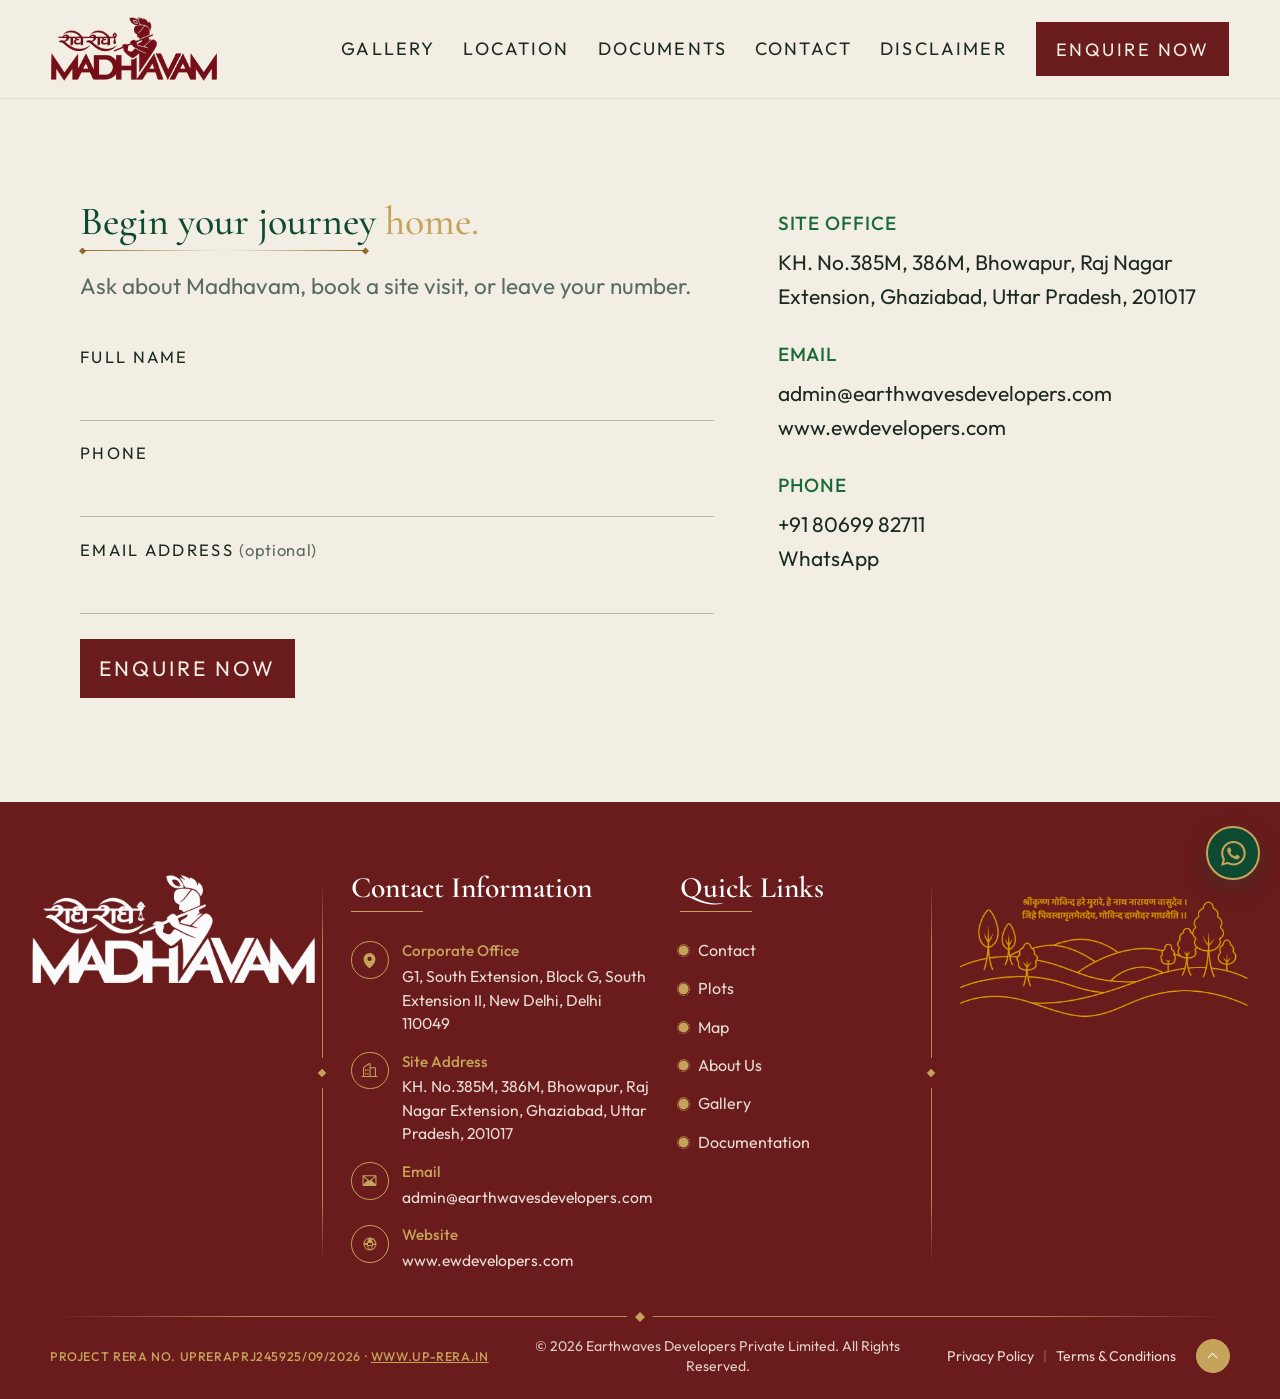
<file: contact.html>
<!DOCTYPE html>
<html lang="en" class="no-js">
<head>
  <meta charset="utf-8">
  <meta name="viewport" content="width=device-width, initial-scale=1">
  <title>Contact Us | Madhavam</title>
  <meta name="description" content="Enquire about Madhavam by Earth Waves Developers — gated residential plots at Raj Nagar Extension, Ghaziabad (Delhi NCR). Book a site visit or leave your number.">
  <meta name="robots" content="index, follow">
  <meta name="author" content="Earthwaves Developers Pvt Ltd">
  <meta name="theme-color" content="#0E4A32">
  <link rel="canonical" href="https://madhavam.ewdevelopers.com/contact.html">

  <meta property="og:type" content="website">
  <meta property="og:locale" content="en_IN">
  <meta property="og:site_name" content="Madhavam">
  <meta property="og:url" content="https://madhavam.ewdevelopers.com/contact.html">
  <meta property="og:title" content="Contact Us | Madhavam">
  <meta property="og:description" content="Enquire about Madhavam — gated residential plots at Raj Nagar Extension, Delhi NCR. Book a site visit or leave your number.">
  <meta property="og:image" content="https://madhavam.ewdevelopers.com/assets/hero-poster.webp">

  <meta name="twitter:card" content="summary_large_image">
  <meta name="twitter:title" content="Contact Us | Madhavam">
  <meta name="twitter:description" content="Enquire about Madhavam — gated residential plots at Raj Nagar Extension, Delhi NCR.">
  <meta name="twitter:image" content="https://madhavam.ewdevelopers.com/assets/hero-poster.webp">

  <link rel="preconnect" href="https://fonts.googleapis.com">
  <link rel="preconnect" href="https://fonts.gstatic.com" crossorigin>
  <link href="https://fonts.googleapis.com/css2?family=Cormorant+Garamond:ital,wght@0,500;0,600;0,700;1,500&family=Noto+Serif+Devanagari:wght@500;600&family=Outfit:wght@300;400;500&display=swap" rel="stylesheet">
  <link href="https://cdn.jsdelivr.net/npm/bootstrap@5.3.3/dist/css/bootstrap.min.css" rel="stylesheet">
  <link href="css/style.css" rel="stylesheet">
  <script>document.documentElement.classList.replace("no-js","js")</script>
  <script type="application/ld+json">
  {
    "@context": "https://schema.org",
    "@type": "WebPage",
    "@id": "https://madhavam.ewdevelopers.com/contact.html#webpage",
    "url": "https://madhavam.ewdevelopers.com/contact.html",
    "name": "Contact Us | Madhavam",
    "description": "Enquire about Madhavam by Earth Waves Developers — gated residential plots at Raj Nagar Extension, Ghaziabad (Delhi NCR).",
    "isPartOf": { "@id": "https://madhavam.ewdevelopers.com/#website" },
    "publisher": { "@id": "https://madhavam.ewdevelopers.com/#organization" },
    "dateModified": "2026-10-22",
    "inLanguage": "en-IN"
  }
  </script>
</head>
<body class="legal-page">
  <a class="skip-link" href="#contactMain">Skip to content</a>

  <header class="site-header is-solid" id="siteHeader">
    <nav class="navbar navbar-expand-lg" aria-label="Primary">
      <div class="nav-bar">
        <a class="brand" href="index.html">
          <span class="brand-slot">
            <img class="brand-logo" src="assets/madhavam-logo-burgundy.webp" alt="Radhe Radhe Madhavam" width="1995" height="784" data-brand data-logo-light="assets/hero.png" data-logo-dark="assets/madhavam-logo-burgundy.webp">
          </span>
        </a>
        <button class="navbar-toggler" type="button" data-bs-toggle="collapse" data-bs-target="#siteNav" aria-controls="siteNav" aria-expanded="false" aria-label="Open menu">
          <span class="toggler-bar"></span>
          <span class="toggler-bar"></span>
          <span class="toggler-bar"></span>
        </button>
        <div class="collapse navbar-collapse" id="siteNav">
          <ul class="navbar-nav ms-auto">
            <li class="nav-item"><a class="nav-link" href="index.html#gallery">Gallery</a></li>
            <li class="nav-item"><a class="nav-link" href="index.html#location">Location</a></li>
            <li class="nav-item"><a class="nav-link" href="index.html#documents">Documents</a></li>
            <li class="nav-item"><a class="nav-link" href="contact.html" aria-current="page">Contact</a></li>
            <li class="nav-item"><a class="nav-link" href="disclaimer-privacy.html">Disclaimer</a></li>
          </ul>
          <a class="btn btn-nav" href="contact.html">Enquire Now</a>
        </div>
      </div>
    </nav>
  </header>

  <main id="contactMain">
    <section class="paper band contact" id="contact">
      <div class="sheet contact-grid">
        <div>
          <h1 class="reveal">Begin your journey <span class="text-gold">home.</span></h1>
          <div class="title-arrows title-arrows--start" aria-hidden="true">
            <span class="pillar-arrow pillar-arrow--flip"></span>
            <span class="pillar-arrow"></span>
          </div>
          <p class="lead-copy reveal">Ask about Madhavam, book a site visit, or leave your number.</p>
          <form class="enquiry reveal" id="enquiryForm" novalidate>
            <div class="field">
              <label for="fullName">Full name</label>
              <input class="form-control" id="fullName" name="name" type="text" autocomplete="name" required>
              <p class="invalid">Please enter your full name.</p>
            </div>
            <div class="field">
              <label for="phone">Phone</label>
              <input class="form-control" id="phone" name="phone" type="tel" autocomplete="tel" inputmode="tel" required>
              <p class="invalid">Please enter a phone number.</p>
            </div>
            <div class="field">
              <label for="email">Email address <span>(optional)</span></label>
              <input class="form-control" id="email" name="email" type="email" autocomplete="email">
              <p class="invalid">Please enter a valid email address.</p>
            </div>
            <div class="field" id="messageWrap" hidden>
              <label for="message">Message <span>(optional)</span></label>
              <textarea class="form-control" id="message" name="message" rows="3"></textarea>
            </div>
            <button class="btn btn-solid" type="submit">Enquire Now</button>
          </form>
          <p class="form-success" id="enquirySuccess" hidden role="status">Thank you. We have your enquiry for Madhavam and will respond within one working day.</p>
        </div>
        <aside class="contact-facts reveal">
          <div>
            <span>Site office</span>
            <p>KH. No.385M, 386M, Bhowapur, Raj Nagar Extension, Ghaziabad, Uttar Pradesh, 201017</p>
          </div>
          <div>
            <span>Email</span>
            <p><a href="mailto:admin@earthwavesdevelopers.com">admin@earthwavesdevelopers.com</a></p>
            <p><a href="https://www.ewdevelopers.com" rel="noopener noreferrer">www.ewdevelopers.com</a></p>
          </div>
          <div>
            <span>Phone</span>
            <p><a href="tel:+918069982711">+91 80699 82711</a></p>
            <p><a href="https://wa.me/918069982711" rel="noopener noreferrer">WhatsApp</a></p>
          </div>
        </aside>
      </div>
    </section>
  </main>

  <footer class="site-footer" id="footer">
    <div class="footer-main">
      <div class="footer-brand">
        <a class="footer-logo" href="index.html">
          <picture>
            <img src="assets/hero.png" alt="Radhe Radhe Madhavam" width="1547" height="612">
          </picture>
        </a>
      </div>

      <div class="footer-vrule" aria-hidden="true"></div>

      <div class="footer-contacts">
        <h2 class="footer-contact-title">Contact Information</h2>
        <div class="footer-contact">
          <span class="footer-ico" aria-hidden="true"><span class="gallery-ico gallery-ico-map-pin"></span></span>
          <div class="footer-contact-text">
            <span class="footer-contact-label">Corporate Office</span>
            <span class="footer-contact-value">G1, South Extension, Block G, South Extension II, New Delhi, Delhi 110049</span>
          </div>
        </div>
        <div class="footer-contact">
          <span class="footer-ico" aria-hidden="true"><span class="gallery-ico gallery-ico-buildings"></span></span>
          <div class="footer-contact-text">
            <span class="footer-contact-label">Site Address</span>
            <span class="footer-contact-value">KH. No.385M, 386M, Bhowapur, Raj Nagar Extension, Ghaziabad, Uttar Pradesh, 201017</span>
          </div>
        </div>
        <div class="footer-contact">
          <span class="footer-ico" aria-hidden="true"><span class="gallery-ico gallery-ico-envelope"></span></span>
          <div class="footer-contact-text">
            <span class="footer-contact-label">Email</span>
            <a class="footer-contact-value" href="mailto:admin@earthwavesdevelopers.com">admin@earthwavesdevelopers.com</a>
          </div>
        </div>
        <div class="footer-contact">
          <span class="footer-ico" aria-hidden="true"><span class="gallery-ico gallery-ico-globe"></span></span>
          <div class="footer-contact-text">
            <span class="footer-contact-label">Website</span>
            <a class="footer-contact-value" href="https://www.ewdevelopers.com" rel="noopener noreferrer">www.ewdevelopers.com</a>
          </div>
        </div>
      </div>

      <nav class="footer-quick" aria-label="Quick links">
        <h2 class="footer-quick-title">Quick Links</h2>
        <ul class="footer-quick-list">
          <li><a href="contact.html">Contact</a></li>
          <li><a href="index.html#plots">Plots</a></li>
          <li><a href="index.html#location">Map</a></li>
          <li><a href="index.html#about">About Us</a></li>
          <li><a href="index.html#gallery">Gallery</a></li>
          <li><a href="index.html#documents">Documentation</a></li>
        </ul>
      </nav>

      <div class="footer-vrule" aria-hidden="true"></div>

      <div class="footer-art">
        <picture class="footer-landscape">
          <img src="assets/%E0%A4%B6%E0%A5%8D%E0%A4%B0%E0%A5%80%E0%A4%95%E0%A5%83%E0%A4%B7%E0%A5%8D%E0%A4%A3%20%E0%A4%97%E0%A5%8B%E0%A4%B5%E0%A4%BF%E0%A4%A8%E0%A5%8D%E0%A4%A6%20%E0%A4%B8%E0%A5%81%E0%A4%A8%E0%A4%B9%E0%A4%B0%E0%A5%80%20%E0%A4%AA%E0%A4%B9%E0%A4%BE%E0%A4%A1%E0%A4%BC%E0%A4%BF%E0%A4%AF%E0%A4%BE%E0%A4%81.png" alt="" width="1792" height="877">
        </picture>
      </div>
    </div>

    <div class="footer-hrule" aria-hidden="true"></div>

    <div class="footer-bar">
      <p class="footer-rera"><span>Project RERA No. UPRERAPRJ245925/09/2026</span><span class="footer-rera-sep" aria-hidden="true"> · </span><a href="https://www.up-rera.in/" rel="noopener noreferrer">www.up-rera.in</a></p>
      <p class="footer-links">
        <a href="disclaimer-privacy.html#privacy">Privacy Policy</a>
        <span class="sep" aria-hidden="true">|</span>
        <a href="terms.html">Terms &amp; Conditions</a>
      </p>
      <p class="footer-copy">© 2026 Earthwaves Developers Private Limited. All Rights Reserved.</p>
      <a class="footer-top" href="#contactMain" aria-label="Back to top">
        <span class="gallery-ico gallery-ico-caret-left" aria-hidden="true"></span>
      </a>
    </div>
  </footer>

  <a class="wa-float" href="https://wa.me/918069982711" rel="noopener noreferrer" aria-label="Chat on WhatsApp">
    <svg viewBox="0 0 24 24" aria-hidden="true"><path d="M17.472 14.382c-.297-.149-1.758-.867-2.03-.967-.273-.099-.471-.148-.67.15-.197.297-.767.966-.94 1.164-.173.199-.347.223-.644.075-.297-.15-1.255-.463-2.39-1.475-.883-.788-1.48-1.761-1.653-2.059-.173-.297-.018-.458.13-.606.134-.133.298-.347.446-.52.149-.174.198-.298.298-.497.099-.198.05-.371-.025-.52-.075-.149-.669-1.612-.916-2.207-.242-.579-.487-.5-.669-.51-.173-.008-.371-.01-.57-.01-.198 0-.52.074-.792.372-.272.297-1.04 1.016-1.04 2.479 0 1.462 1.065 2.875 1.213 3.074.149.198 2.096 3.2 5.077 4.487.709.306 1.262.489 1.694.625.712.227 1.36.195 1.871.118.571-.085 1.758-.719 2.006-1.413.248-.694.248-1.289.173-1.413-.074-.124-.272-.198-.57-.347m-5.421 7.403h-.004a9.87 9.87 0 01-5.031-1.378l-.361-.214-3.741.982.998-3.648-.235-.374a9.86 9.86 0 01-1.51-5.26c.001-5.45 4.436-9.884 9.888-9.884 2.64 0 5.122 1.03 6.988 2.898a9.825 9.825 0 012.893 6.994c-.003 5.45-4.435 9.884-9.885 9.884m8.413-18.297A11.815 11.815 0 0012.05 0C5.495 0 .16 5.335.157 11.892c0 2.096.547 4.142 1.588 6.045L.057 24l6.305-1.654a11.882 11.882 0 005.683 1.448h.005c6.554 0 11.89-5.335 11.893-11.893a11.821 11.821 0 00-3.48-8.413Z"/></svg>
  </a>

  <script src="https://cdn.jsdelivr.net/npm/bootstrap@5.3.3/dist/js/bootstrap.bundle.min.js" defer></script>
  <script src="js/main.js" defer></script>
</body>
</html>
</file>
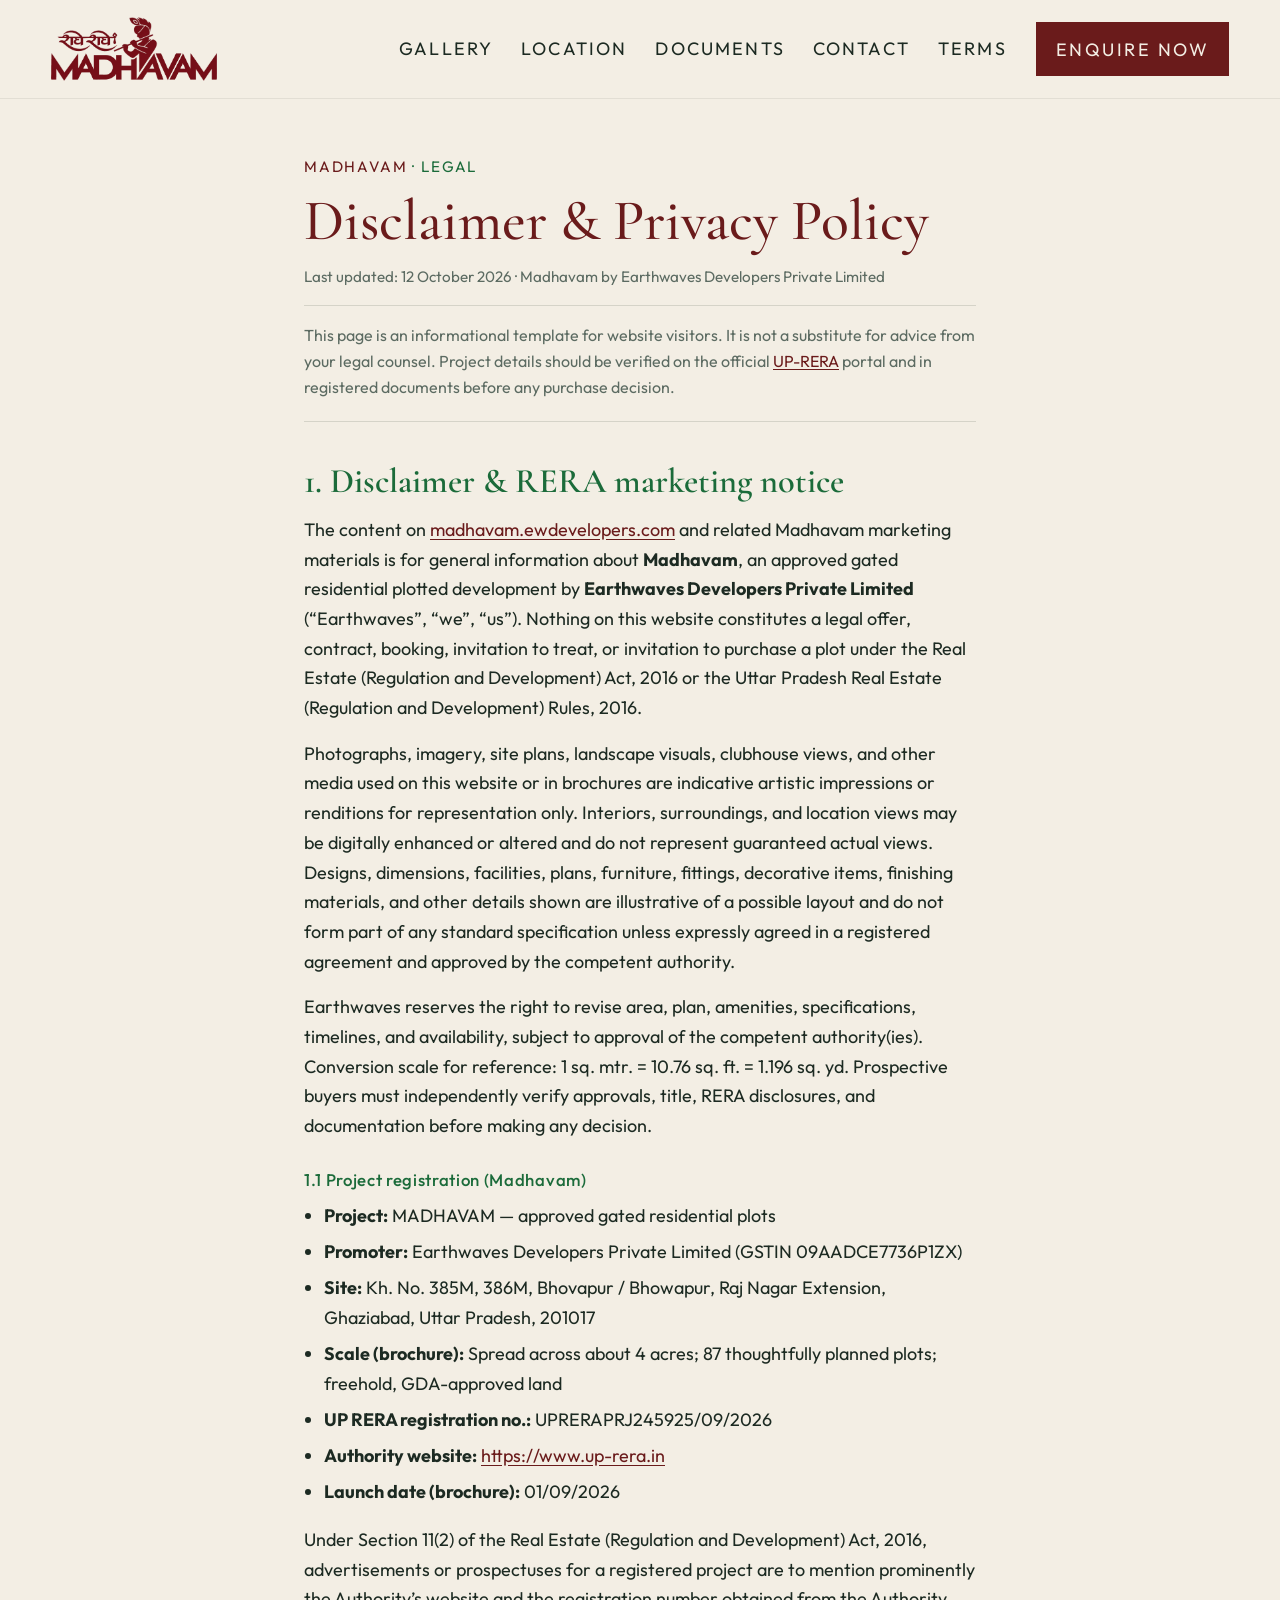
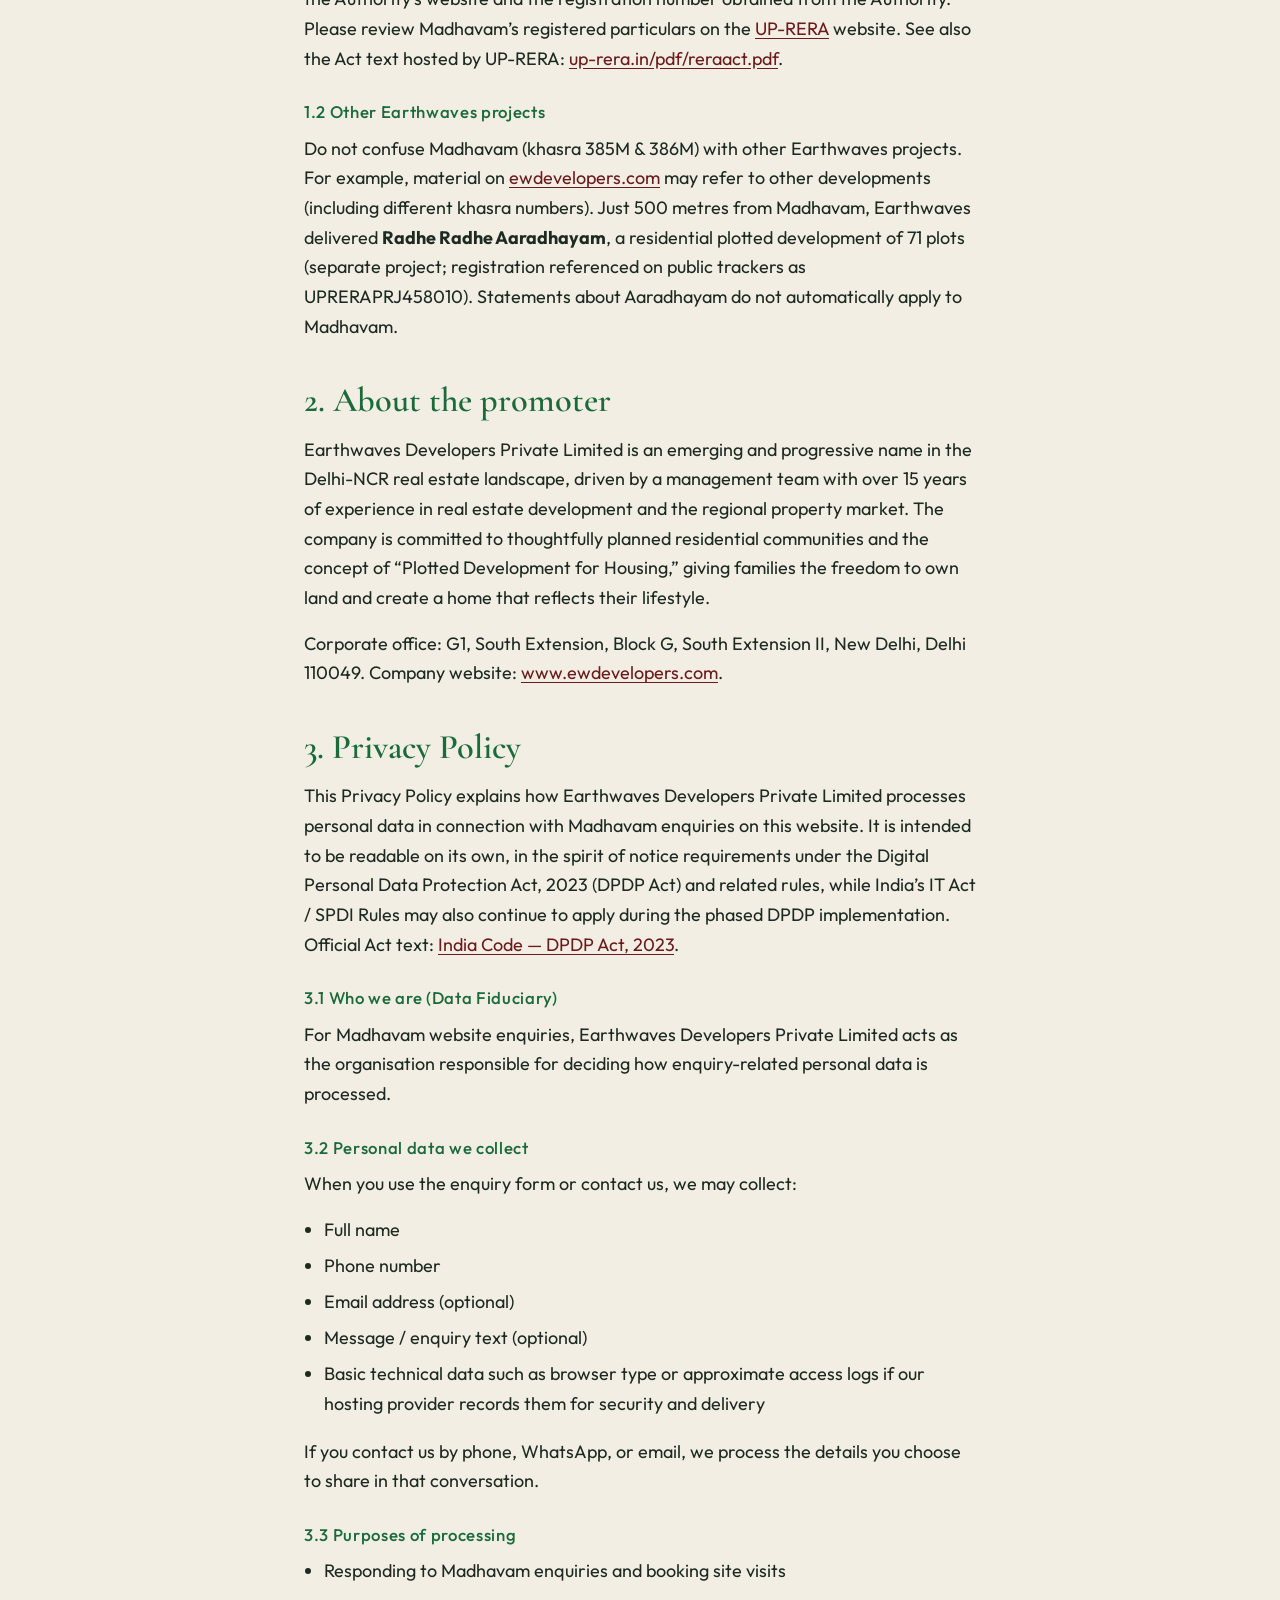
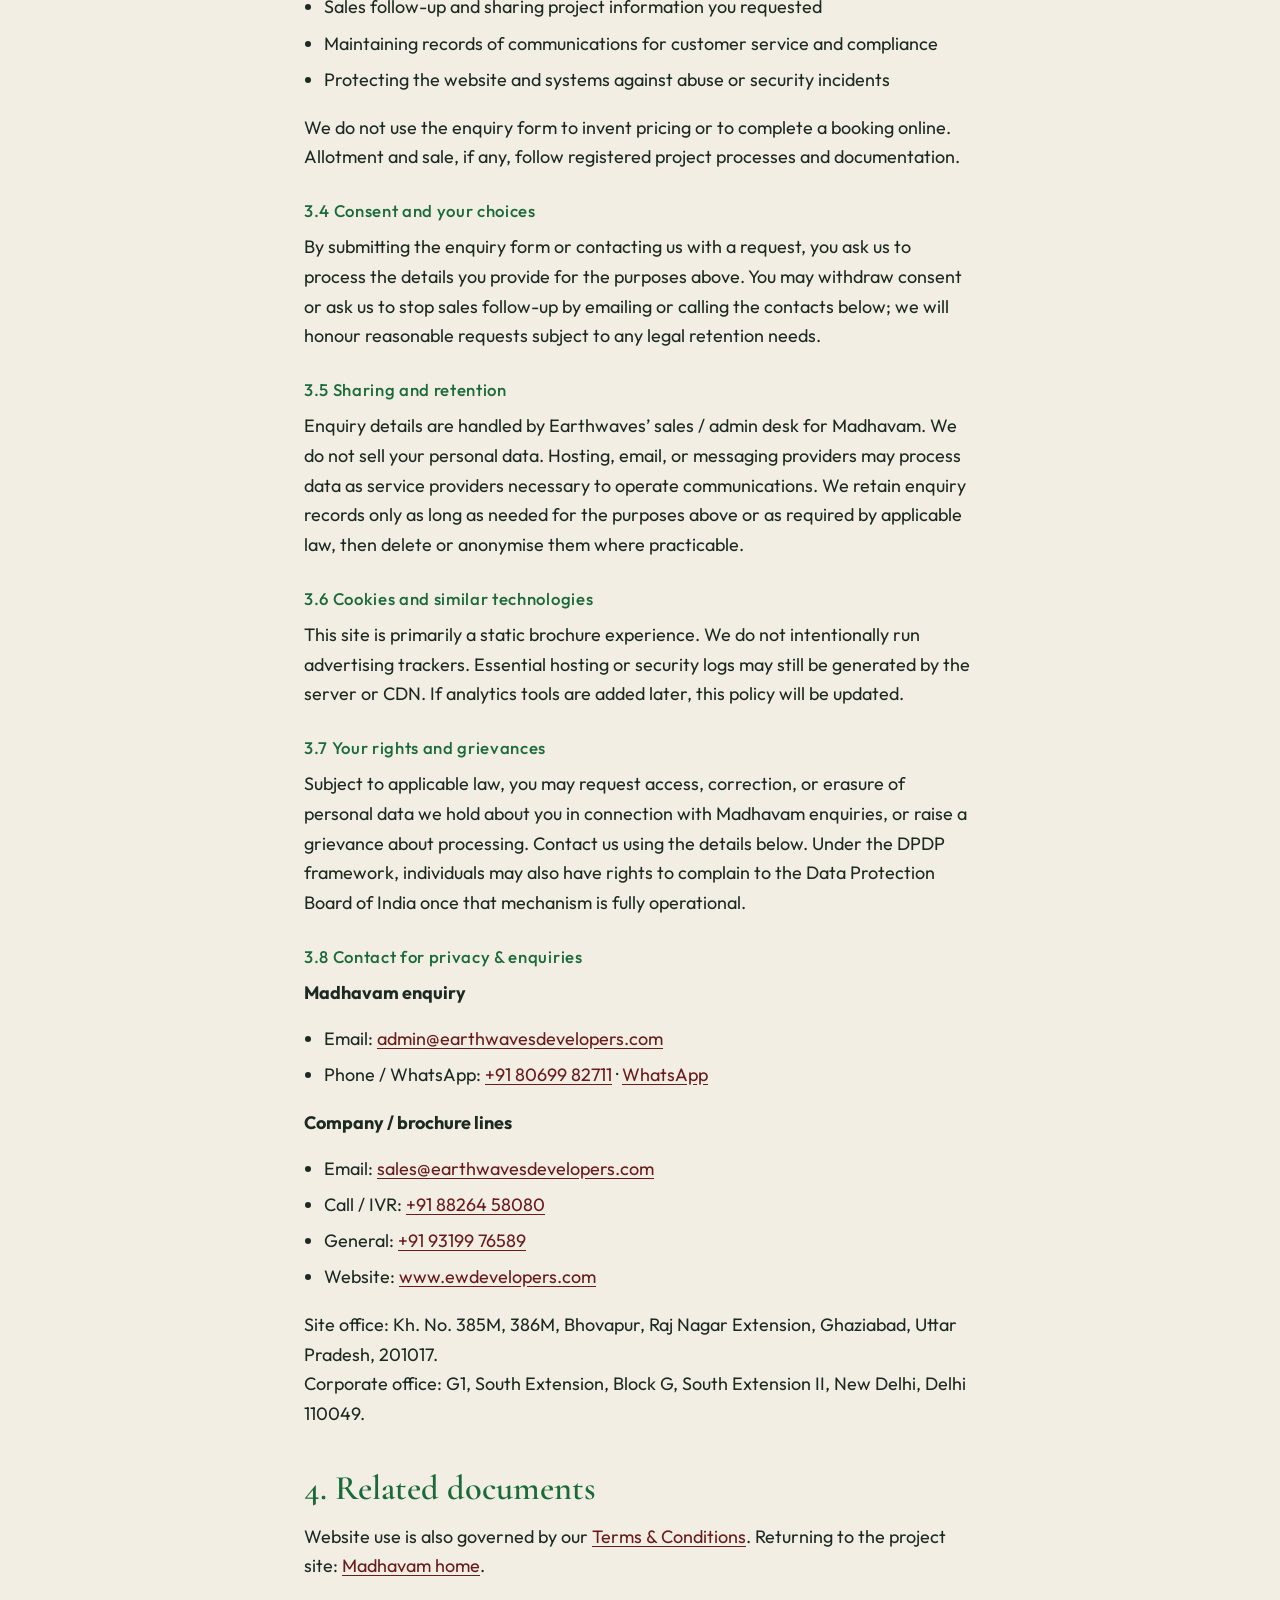
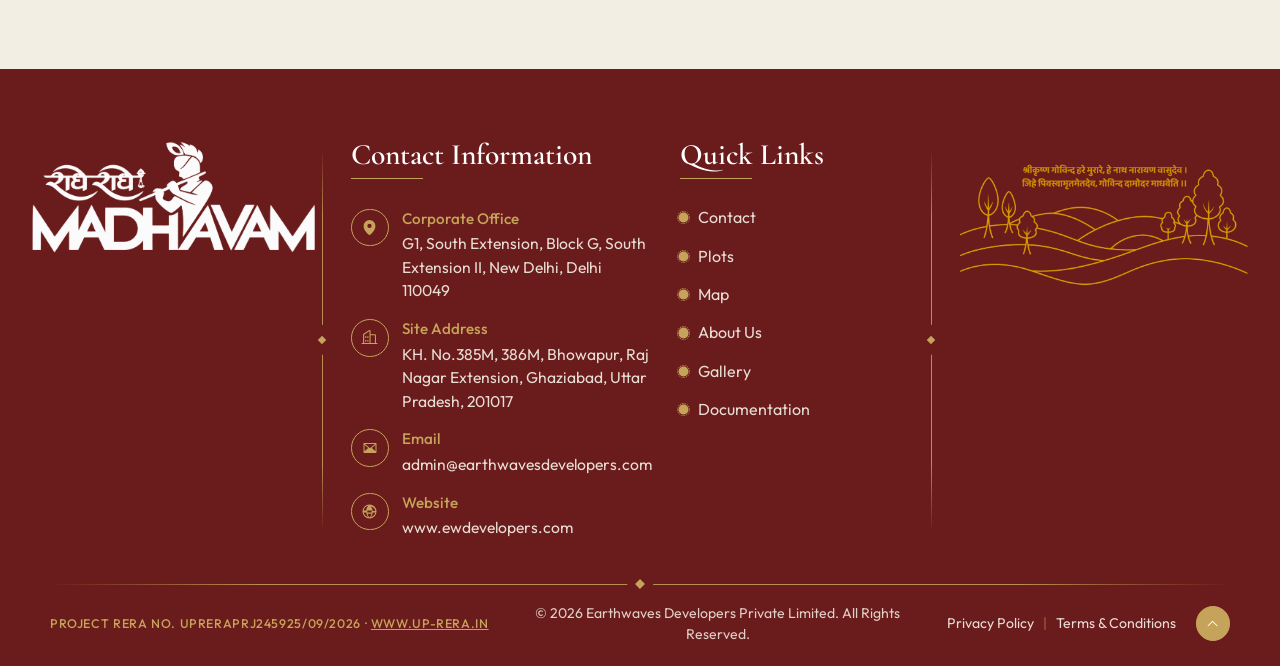
<file: disclaimer-privacy.html>
<!DOCTYPE html>
<html lang="en" class="no-js">
<head>
  <meta charset="utf-8">
  <meta name="viewport" content="width=device-width, initial-scale=1">
  <title>Disclaimer &amp; Privacy Policy | Madhavam</title>
  <meta name="description" content="Disclaimer, RERA marketing notice, and privacy policy for Madhavam by Earthwaves Developers Private Limited — Rajnagar Extension, Delhi NCR.">
  <meta name="robots" content="index, follow">
  <meta name="author" content="Earthwaves Developers Pvt Ltd">
  <meta name="theme-color" content="#0E4A32">
  <link rel="canonical" href="https://madhavam.ewdevelopers.com/disclaimer-privacy.html">

  <meta property="og:type" content="website">
  <meta property="og:locale" content="en_IN">
  <meta property="og:site_name" content="Madhavam">
  <meta property="og:url" content="https://madhavam.ewdevelopers.com/disclaimer-privacy.html">
  <meta property="og:title" content="Disclaimer &amp; Privacy Policy | Madhavam">
  <meta property="og:description" content="Disclaimer, RERA marketing notice, and privacy policy for Madhavam by Earthwaves Developers Private Limited.">
  <meta property="og:image" content="https://madhavam.ewdevelopers.com/assets/hero-poster.webp">

  <meta name="twitter:card" content="summary_large_image">
  <meta name="twitter:title" content="Disclaimer &amp; Privacy Policy | Madhavam">
  <meta name="twitter:description" content="Disclaimer, RERA marketing notice, and privacy policy for Madhavam.">
  <meta name="twitter:image" content="https://madhavam.ewdevelopers.com/assets/hero-poster.webp">

  <link rel="preconnect" href="https://fonts.googleapis.com">
  <link rel="preconnect" href="https://fonts.gstatic.com" crossorigin>
  <link href="https://fonts.googleapis.com/css2?family=Cormorant+Garamond:ital,wght@0,500;0,600;0,700;1,500&family=Noto+Serif+Devanagari:wght@500;600&family=Outfit:wght@300;400;500&display=swap" rel="stylesheet">
  <link href="https://cdn.jsdelivr.net/npm/bootstrap@5.3.3/dist/css/bootstrap.min.css" rel="stylesheet">
  <link href="css/style.css" rel="stylesheet">
  <script>document.documentElement.classList.replace("no-js","js")</script>
  <script type="application/ld+json">
  {
    "@context": "https://schema.org",
    "@type": "WebPage",
    "@id": "https://madhavam.ewdevelopers.com/disclaimer-privacy.html#webpage",
    "url": "https://madhavam.ewdevelopers.com/disclaimer-privacy.html",
    "name": "Disclaimer & Privacy Policy | Madhavam",
    "description": "Disclaimer, RERA marketing notice, and privacy policy for Madhavam by Earthwaves Developers Private Limited.",
    "isPartOf": { "@id": "https://madhavam.ewdevelopers.com/#website" },
    "publisher": { "@id": "https://madhavam.ewdevelopers.com/#organization" },
    "dateModified": "2026-10-12",
    "inLanguage": "en-IN"
  }
  </script>
</head>
<body class="legal-page">
  <a class="skip-link" href="#legalMain">Skip to content</a>

  <header class="site-header is-solid" id="siteHeader">
    <nav class="navbar navbar-expand-lg" aria-label="Primary">
      <div class="nav-bar">
        <a class="brand" href="index.html">
          <span class="brand-slot">
            <img class="brand-logo" src="assets/madhavam-logo-burgundy.webp" alt="Radhe Radhe Madhavam" width="1995" height="784" data-brand data-logo-light="assets/hero.png" data-logo-dark="assets/madhavam-logo-burgundy.webp">
          </span>
        </a>
        <button class="navbar-toggler" type="button" data-bs-toggle="collapse" data-bs-target="#siteNav" aria-controls="siteNav" aria-expanded="false" aria-label="Open menu">
          <span class="toggler-bar"></span>
          <span class="toggler-bar"></span>
          <span class="toggler-bar"></span>
        </button>
        <div class="collapse navbar-collapse" id="siteNav">
          <ul class="navbar-nav ms-auto">
            <li class="nav-item"><a class="nav-link" href="index.html#gallery">Gallery</a></li>
            <li class="nav-item"><a class="nav-link" href="index.html#location">Location</a></li>
            <li class="nav-item"><a class="nav-link" href="index.html#documents">Documents</a></li>
            <li class="nav-item"><a class="nav-link" href="contact.html">Contact</a></li>
            <li class="nav-item"><a class="nav-link" href="terms.html">Terms</a></li>
          </ul>
          <a class="btn btn-nav" href="contact.html">Enquire Now</a>
        </div>
      </div>
    </nav>
  </header>

  <main id="legalMain" class="paper band legal-main">
    <div class="sheet legal-prose">
      <p class="legal-kicker"><a href="index.html">Madhavam</a> · Legal</p>
      <h1>Disclaimer &amp; Privacy Policy</h1>
      <p class="legal-meta">Last updated: 12 October 2026 · Madhavam by Earthwaves Developers Private Limited</p>
      <p class="legal-note">This page is an informational template for website visitors. It is not a substitute for advice from your legal counsel. Project details should be verified on the official <a href="https://www.up-rera.in/" rel="noopener noreferrer">UP-RERA</a> portal and in registered documents before any purchase decision.</p>

      <h2 id="disclaimer">1. Disclaimer &amp; RERA marketing notice</h2>
      <p>The content on <a href="https://madhavam.ewdevelopers.com/">madhavam.ewdevelopers.com</a> and related Madhavam marketing materials is for general information about <strong>Madhavam</strong>, an approved gated residential plotted development by <strong>Earthwaves Developers Private Limited</strong> (“Earthwaves”, “we”, “us”). Nothing on this website constitutes a legal offer, contract, booking, invitation to treat, or invitation to purchase a plot under the Real Estate (Regulation and Development) Act, 2016 or the Uttar Pradesh Real Estate (Regulation and Development) Rules, 2016.</p>
      <p>Photographs, imagery, site plans, landscape visuals, clubhouse views, and other media used on this website or in brochures are indicative artistic impressions or renditions for representation only. Interiors, surroundings, and location views may be digitally enhanced or altered and do not represent guaranteed actual views. Designs, dimensions, facilities, plans, furniture, fittings, decorative items, finishing materials, and other details shown are illustrative of a possible layout and do not form part of any standard specification unless expressly agreed in a registered agreement and approved by the competent authority.</p>
      <p>Earthwaves reserves the right to revise area, plan, amenities, specifications, timelines, and availability, subject to approval of the competent authority(ies). Conversion scale for reference: 1 sq. mtr. = 10.76 sq. ft. = 1.196 sq. yd. Prospective buyers must independently verify approvals, title, RERA disclosures, and documentation before making any decision.</p>

      <h3>1.1 Project registration (Madhavam)</h3>
      <ul>
        <li><strong>Project:</strong> MADHAVAM — approved gated residential plots</li>
        <li><strong>Promoter:</strong> Earthwaves Developers Private Limited (GSTIN 09AADCE7736P1ZX)</li>
        <li><strong>Site:</strong> Kh. No. 385M, 386M, Bhovapur / Bhowapur, Raj Nagar Extension, Ghaziabad, Uttar Pradesh, 201017</li>
        <li><strong>Scale (brochure):</strong> Spread across about 4 acres; 87 thoughtfully planned plots; freehold, GDA-approved land</li>
        <li><strong>UP RERA registration no.:</strong> UPRERAPRJ245925/09/2026</li>
        <li><strong>Authority website:</strong> <a href="https://www.up-rera.in/" rel="noopener noreferrer">https://www.up-rera.in</a></li>
        <li><strong>Launch date (brochure):</strong> 01/09/2026</li>
      </ul>
      <p>Under Section 11(2) of the Real Estate (Regulation and Development) Act, 2016, advertisements or prospectuses for a registered project are to mention prominently the Authority’s website and the registration number obtained from the Authority. Please review Madhavam’s registered particulars on the <a href="https://www.up-rera.in/" rel="noopener noreferrer">UP-RERA</a> website. See also the Act text hosted by UP-RERA: <a href="https://www.up-rera.in/pdf/reraact.pdf" rel="noopener noreferrer">up-rera.in/pdf/reraact.pdf</a>.</p>

      <h3>1.2 Other Earthwaves projects</h3>
      <p>Do not confuse Madhavam (khasra 385M &amp; 386M) with other Earthwaves projects. For example, material on <a href="https://ewdevelopers.com/" rel="noopener noreferrer">ewdevelopers.com</a> may refer to other developments (including different khasra numbers). Just 500 metres from Madhavam, Earthwaves delivered <strong>Radhe Radhe Aaradhayam</strong>, a residential plotted development of 71 plots (separate project; registration referenced on public trackers as UPRERAPRJ458010). Statements about Aaradhayam do not automatically apply to Madhavam.</p>

      <h2 id="promoter">2. About the promoter</h2>
      <p>Earthwaves Developers Private Limited is an emerging and progressive name in the Delhi-NCR real estate landscape, driven by a management team with over 15 years of experience in real estate development and the regional property market. The company is committed to thoughtfully planned residential communities and the concept of “Plotted Development for Housing,” giving families the freedom to own land and create a home that reflects their lifestyle.</p>
      <p>Corporate office: G1, South Extension, Block G, South Extension II, New Delhi, Delhi 110049. Company website: <a href="https://www.ewdevelopers.com/" rel="noopener noreferrer">www.ewdevelopers.com</a>.</p>

      <h2 id="privacy">3. Privacy Policy</h2>
      <p>This Privacy Policy explains how Earthwaves Developers Private Limited processes personal data in connection with Madhavam enquiries on this website. It is intended to be readable on its own, in the spirit of notice requirements under the Digital Personal Data Protection Act, 2023 (DPDP Act) and related rules, while India’s IT Act / SPDI Rules may also continue to apply during the phased DPDP implementation. Official Act text: <a href="https://www.indiacode.nic.in/handle/123456789/22037?locale=en" rel="noopener noreferrer">India Code — DPDP Act, 2023</a>.</p>

      <h3>3.1 Who we are (Data Fiduciary)</h3>
      <p>For Madhavam website enquiries, Earthwaves Developers Private Limited acts as the organisation responsible for deciding how enquiry-related personal data is processed.</p>

      <h3>3.2 Personal data we collect</h3>
      <p>When you use the enquiry form or contact us, we may collect:</p>
      <ul>
        <li>Full name</li>
        <li>Phone number</li>
        <li>Email address (optional)</li>
        <li>Message / enquiry text (optional)</li>
        <li>Basic technical data such as browser type or approximate access logs if our hosting provider records them for security and delivery</li>
      </ul>
      <p>If you contact us by phone, WhatsApp, or email, we process the details you choose to share in that conversation.</p>

      <h3>3.3 Purposes of processing</h3>
      <ul>
        <li>Responding to Madhavam enquiries and booking site visits</li>
        <li>Sales follow-up and sharing project information you requested</li>
        <li>Maintaining records of communications for customer service and compliance</li>
        <li>Protecting the website and systems against abuse or security incidents</li>
      </ul>
      <p>We do not use the enquiry form to invent pricing or to complete a booking online. Allotment and sale, if any, follow registered project processes and documentation.</p>

      <h3>3.4 Consent and your choices</h3>
      <p>By submitting the enquiry form or contacting us with a request, you ask us to process the details you provide for the purposes above. You may withdraw consent or ask us to stop sales follow-up by emailing or calling the contacts below; we will honour reasonable requests subject to any legal retention needs.</p>

      <h3>3.5 Sharing and retention</h3>
      <p>Enquiry details are handled by Earthwaves’ sales / admin desk for Madhavam. We do not sell your personal data. Hosting, email, or messaging providers may process data as service providers necessary to operate communications. We retain enquiry records only as long as needed for the purposes above or as required by applicable law, then delete or anonymise them where practicable.</p>

      <h3>3.6 Cookies and similar technologies</h3>
      <p>This site is primarily a static brochure experience. We do not intentionally run advertising trackers. Essential hosting or security logs may still be generated by the server or CDN. If analytics tools are added later, this policy will be updated.</p>

      <h3>3.7 Your rights and grievances</h3>
      <p>Subject to applicable law, you may request access, correction, or erasure of personal data we hold about you in connection with Madhavam enquiries, or raise a grievance about processing. Contact us using the details below. Under the DPDP framework, individuals may also have rights to complain to the Data Protection Board of India once that mechanism is fully operational.</p>

      <h3>3.8 Contact for privacy &amp; enquiries</h3>
      <p><strong>Madhavam enquiry</strong></p>
      <ul>
        <li>Email: <a href="mailto:admin@earthwavesdevelopers.com">admin@earthwavesdevelopers.com</a></li>
        <li>Phone / WhatsApp: <a href="tel:+918069982711">+91 80699 82711</a> · <a href="https://wa.me/918069982711" rel="noopener noreferrer">WhatsApp</a></li>
      </ul>
      <p><strong>Company / brochure lines</strong></p>
      <ul>
        <li>Email: <a href="mailto:sales@earthwavesdevelopers.com">sales@earthwavesdevelopers.com</a></li>
        <li>Call / IVR: <a href="tel:+918826458080">+91 88264 58080</a></li>
        <li>General: <a href="tel:+919319976589">+91 93199 76589</a></li>
        <li>Website: <a href="https://www.ewdevelopers.com/" rel="noopener noreferrer">www.ewdevelopers.com</a></li>
      </ul>
      <p>Site office: Kh. No. 385M, 386M, Bhovapur, Raj Nagar Extension, Ghaziabad, Uttar Pradesh, 201017.<br>
      Corporate office: G1, South Extension, Block G, South Extension II, New Delhi, Delhi 110049.</p>

      <h2 id="related">4. Related documents</h2>
      <p>Website use is also governed by our <a href="terms.html">Terms &amp; Conditions</a>. Returning to the project site: <a href="index.html">Madhavam home</a>.</p>
    </div>
  </main>

  <footer class="site-footer" id="footer">
    <div class="footer-main">
      <div class="footer-brand">
        <a class="footer-logo" href="index.html">
          <picture>
            <img src="assets/hero.png" alt="Radhe Radhe Madhavam" width="1547" height="612">
          </picture>
        </a>
      </div>

      <div class="footer-vrule" aria-hidden="true"></div>

      <div class="footer-contacts">
        <h2 class="footer-contact-title">Contact Information</h2>
        <div class="footer-contact">
          <span class="footer-ico" aria-hidden="true"><span class="gallery-ico gallery-ico-map-pin"></span></span>
          <div class="footer-contact-text">
            <span class="footer-contact-label">Corporate Office</span>
            <span class="footer-contact-value">G1, South Extension, Block G, South Extension II, New Delhi, Delhi 110049</span>
          </div>
        </div>
        <div class="footer-contact">
          <span class="footer-ico" aria-hidden="true"><span class="gallery-ico gallery-ico-buildings"></span></span>
          <div class="footer-contact-text">
            <span class="footer-contact-label">Site Address</span>
            <span class="footer-contact-value">KH. No.385M, 386M, Bhowapur, Raj Nagar Extension, Ghaziabad, Uttar Pradesh, 201017</span>
          </div>
        </div>
        <div class="footer-contact">
          <span class="footer-ico" aria-hidden="true"><span class="gallery-ico gallery-ico-envelope"></span></span>
          <div class="footer-contact-text">
            <span class="footer-contact-label">Email</span>
            <a class="footer-contact-value" href="mailto:admin@earthwavesdevelopers.com">admin@earthwavesdevelopers.com</a>
          </div>
        </div>
        <div class="footer-contact">
          <span class="footer-ico" aria-hidden="true"><span class="gallery-ico gallery-ico-globe"></span></span>
          <div class="footer-contact-text">
            <span class="footer-contact-label">Website</span>
            <a class="footer-contact-value" href="https://www.ewdevelopers.com" rel="noopener noreferrer">www.ewdevelopers.com</a>
          </div>
        </div>
      </div>

      <nav class="footer-quick" aria-label="Quick links">
        <h2 class="footer-quick-title">Quick Links</h2>
        <ul class="footer-quick-list">
          <li><a href="contact.html">Contact</a></li>
          <li><a href="index.html#plots">Plots</a></li>
          <li><a href="index.html#location">Map</a></li>
          <li><a href="index.html#about">About Us</a></li>
          <li><a href="index.html#gallery">Gallery</a></li>
          <li><a href="index.html#documents">Documentation</a></li>
        </ul>
      </nav>

      <div class="footer-vrule" aria-hidden="true"></div>

      <div class="footer-art">
        <picture class="footer-landscape">
          <img src="assets/%E0%A4%B6%E0%A5%8D%E0%A4%B0%E0%A5%80%E0%A4%95%E0%A5%83%E0%A4%B7%E0%A5%8D%E0%A4%A3%20%E0%A4%97%E0%A5%8B%E0%A4%B5%E0%A4%BF%E0%A4%A8%E0%A5%8D%E0%A4%A6%20%E0%A4%B8%E0%A5%81%E0%A4%A8%E0%A4%B9%E0%A4%B0%E0%A5%80%20%E0%A4%AA%E0%A4%B9%E0%A4%BE%E0%A4%A1%E0%A4%BC%E0%A4%BF%E0%A4%AF%E0%A4%BE%E0%A4%81.png" alt="" width="1792" height="877">
        </picture>
      </div>
    </div>

    <div class="footer-hrule" aria-hidden="true"></div>

    <div class="footer-bar">
      <p class="footer-rera"><span>Project RERA No. UPRERAPRJ245925/09/2026</span><span class="footer-rera-sep" aria-hidden="true"> · </span><a href="https://www.up-rera.in/" rel="noopener noreferrer">www.up-rera.in</a></p>
      <p class="footer-links">
        <a href="disclaimer-privacy.html#privacy" aria-current="page">Privacy Policy</a>
        <span class="sep" aria-hidden="true">|</span>
        <a href="terms.html">Terms &amp; Conditions</a>
      </p>
      <p class="footer-copy">© 2026 Earthwaves Developers Private Limited. All Rights Reserved.</p>
      <a class="footer-top" href="index.html#top" aria-label="Back to top">
        <span class="gallery-ico gallery-ico-caret-left" aria-hidden="true"></span>
      </a>
    </div>
  </footer>

  <script src="https://cdn.jsdelivr.net/npm/bootstrap@5.3.3/dist/js/bootstrap.bundle.min.js" defer></script>
  <script src="js/main.js" defer></script>
</body>
</html>
</file>
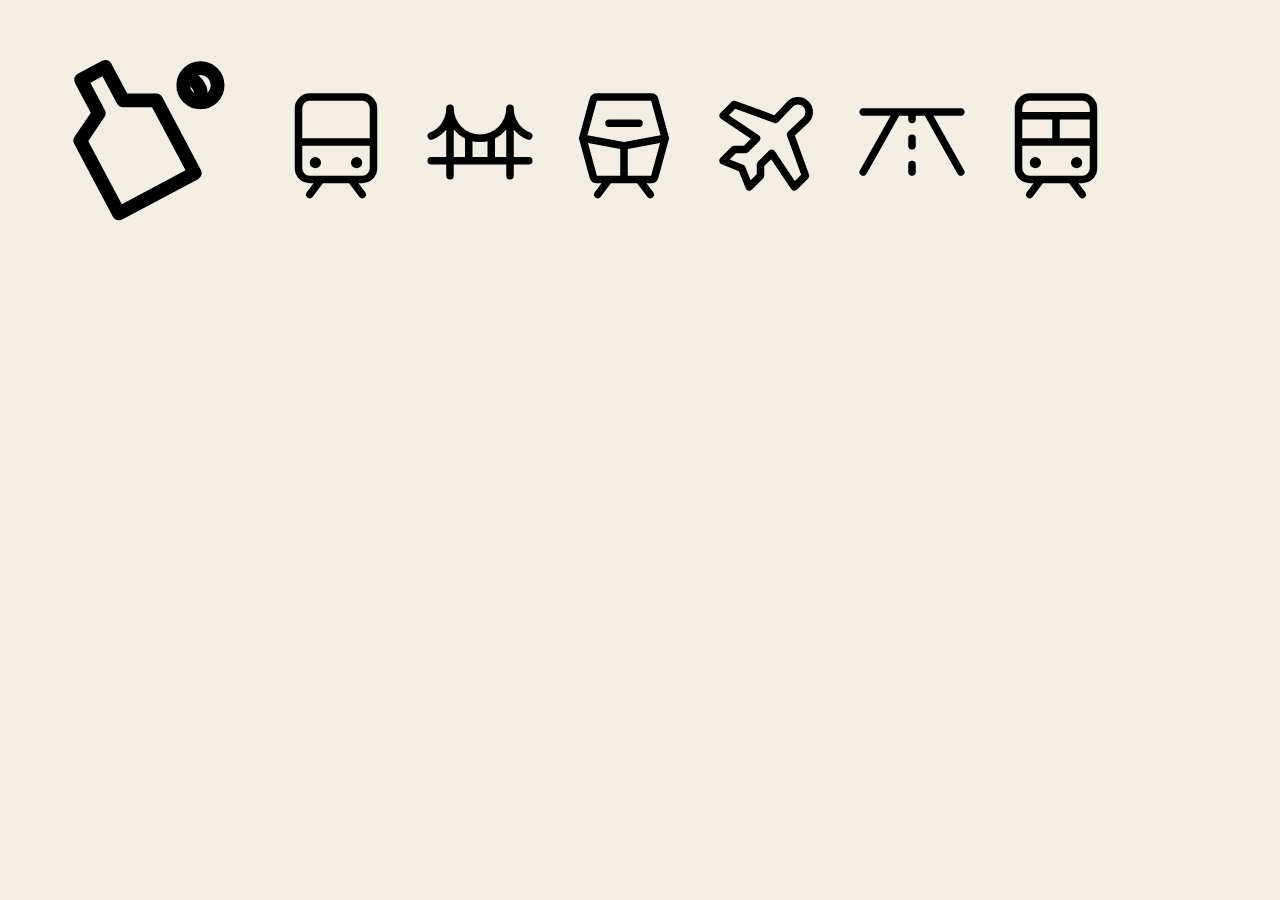
<file: icon-preview.html>
<!DOCTYPE html>
<html>
<body style="margin:0;background:#f3eee4;display:flex;gap:24px;padding:32px;align-items:center">
<img src="assets/icons/cricket.svg?v=10" width="220" height="220" alt="cricket">
<img src="assets/icons/train-simple.svg" width="120" height="120" alt="metro">
<img src="assets/icons/bridge.svg" width="120" height="120" alt="bridge">
<img src="assets/icons/train-regional.svg" width="120" height="120" alt="regional">
<img src="assets/icons/airplane-tilt.svg" width="120" height="120" alt="plane">
<img src="assets/icons/road-horizon.svg" width="120" height="120" alt="road">
<img src="assets/icons/train.svg" width="120" height="120" alt="train">
</body>
</html>
</file>
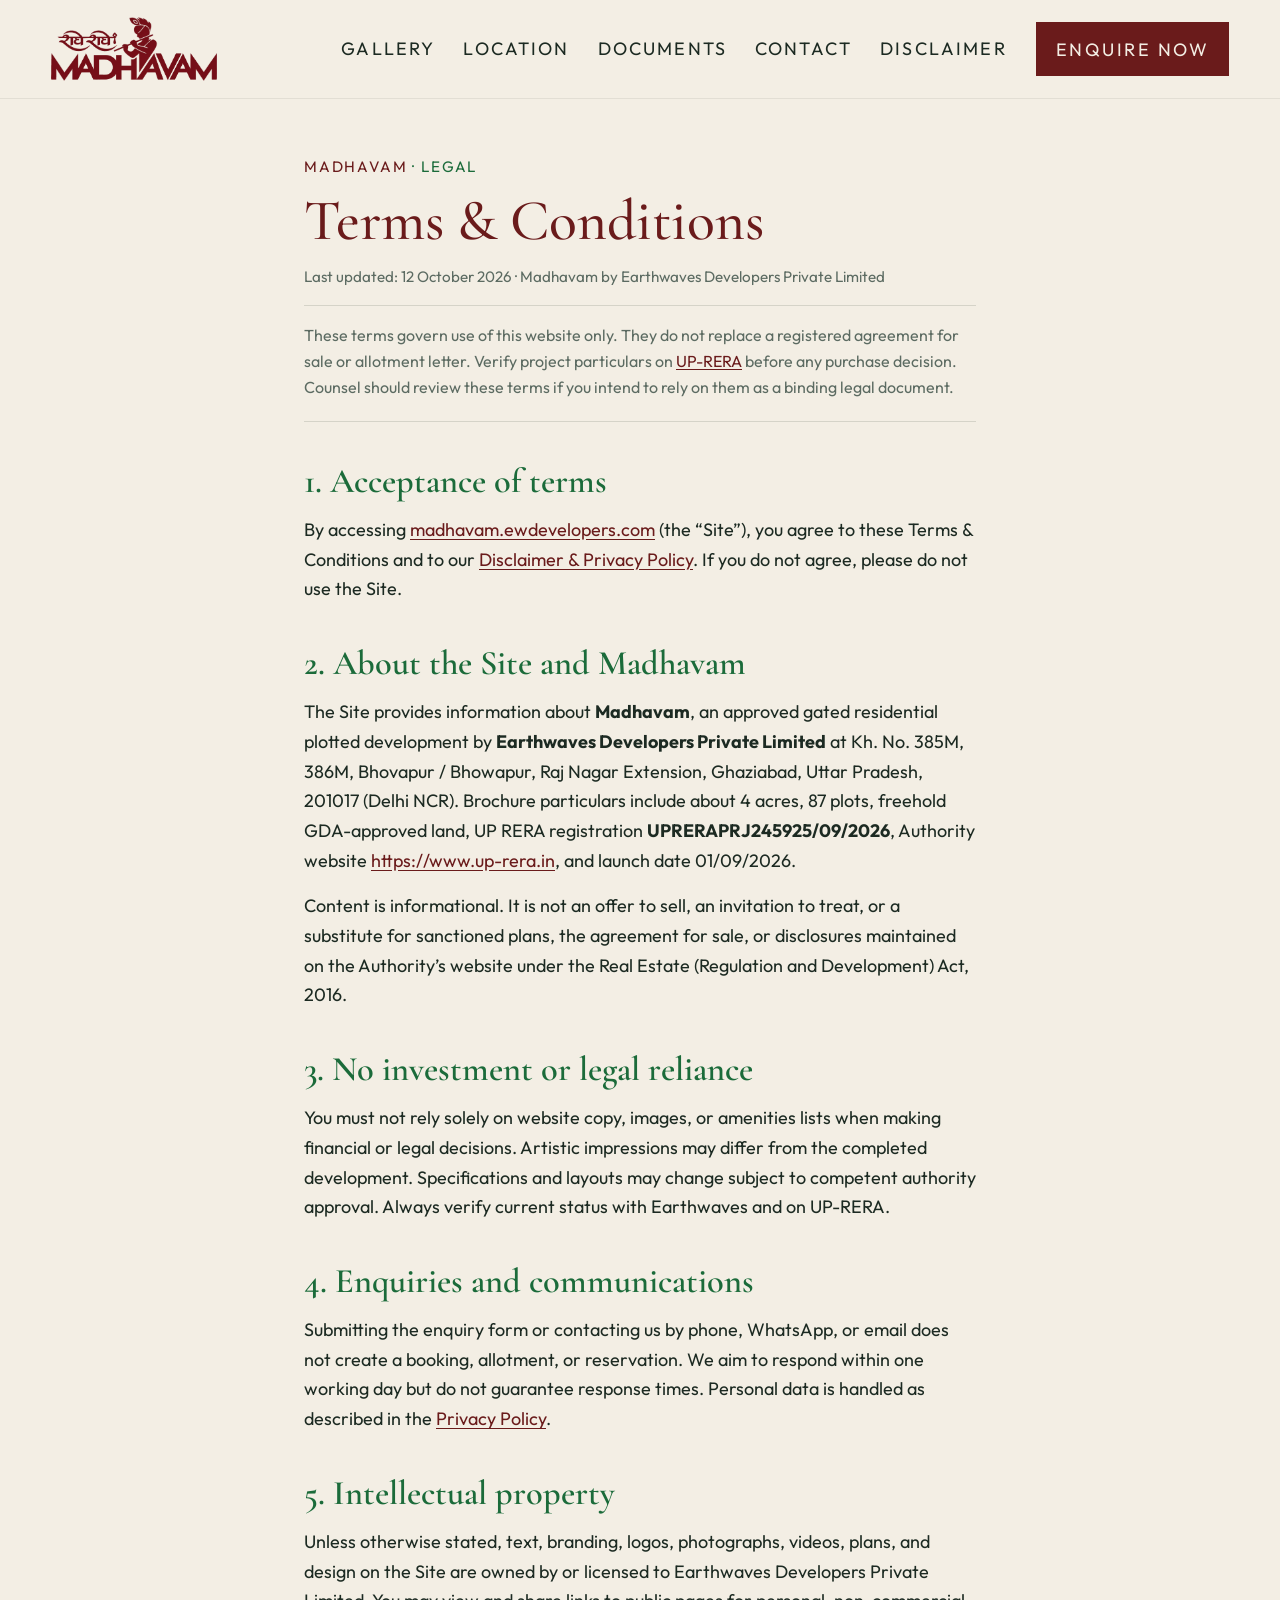
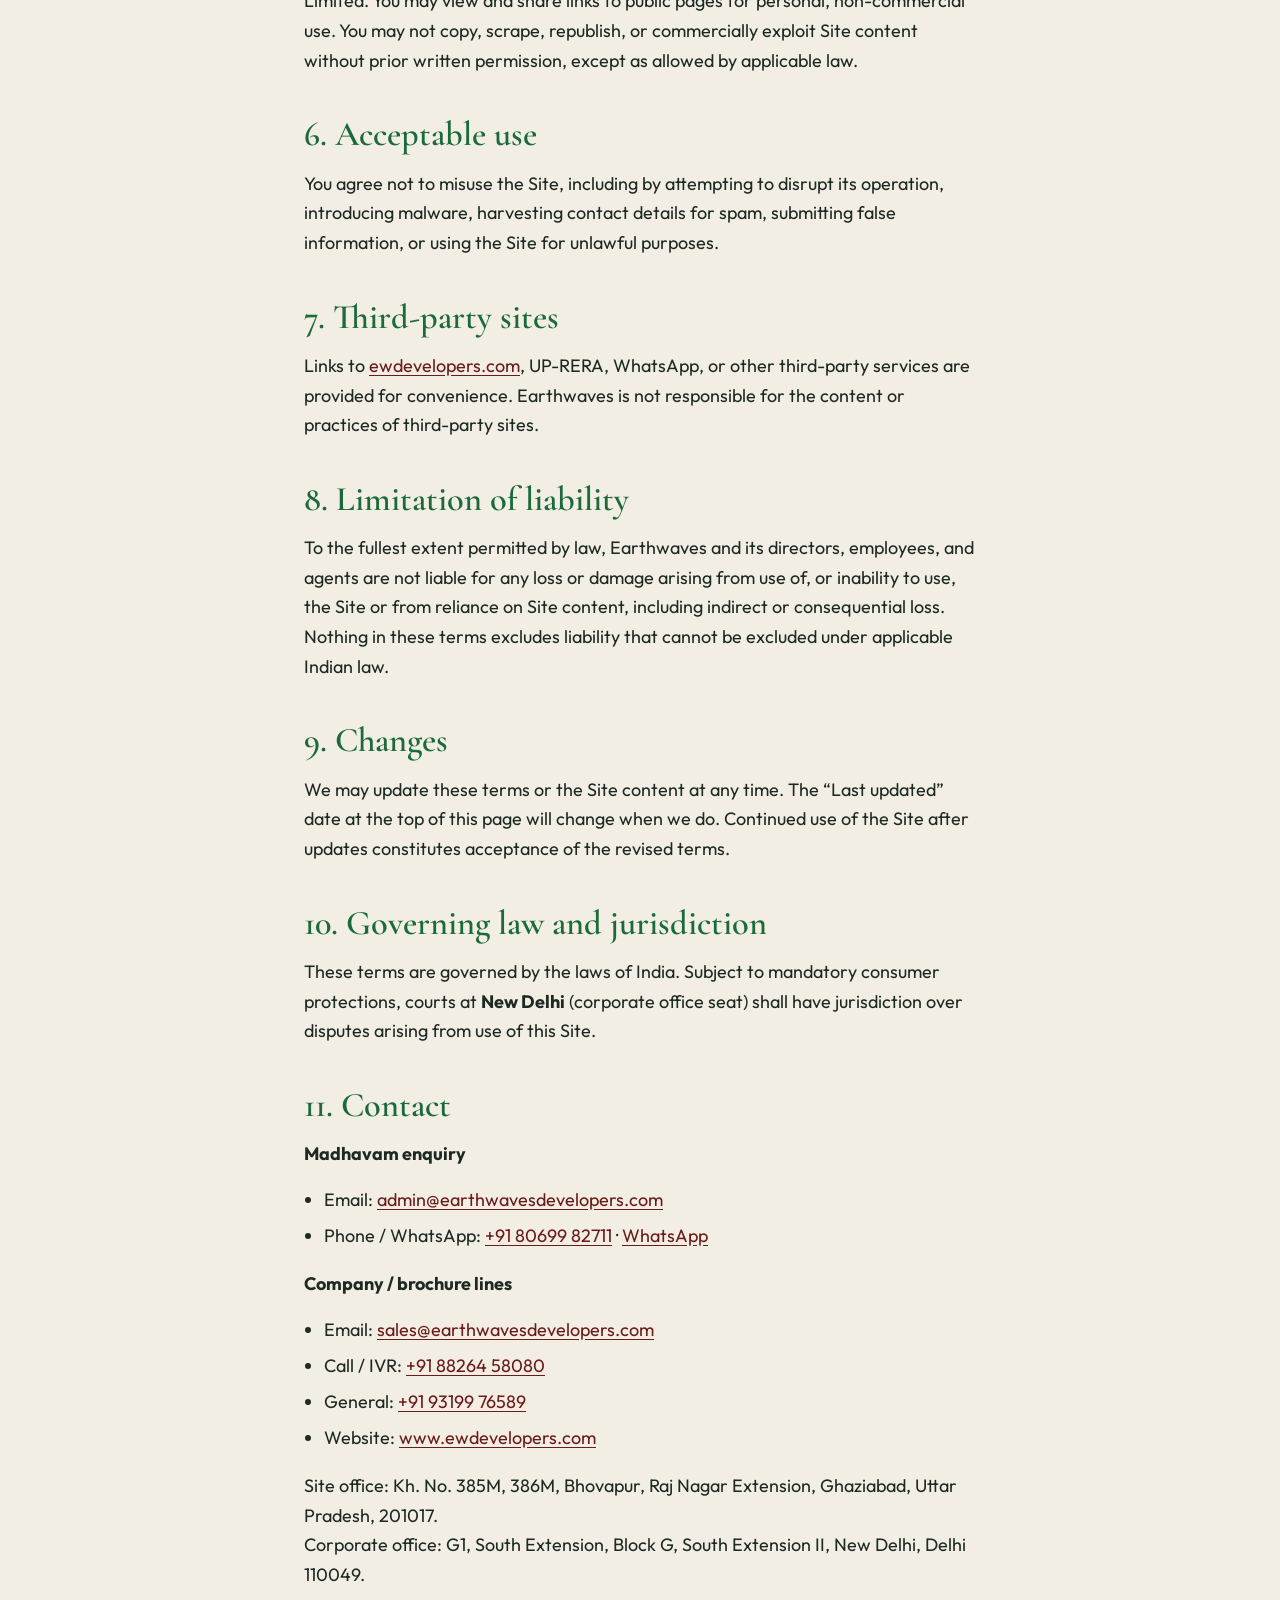
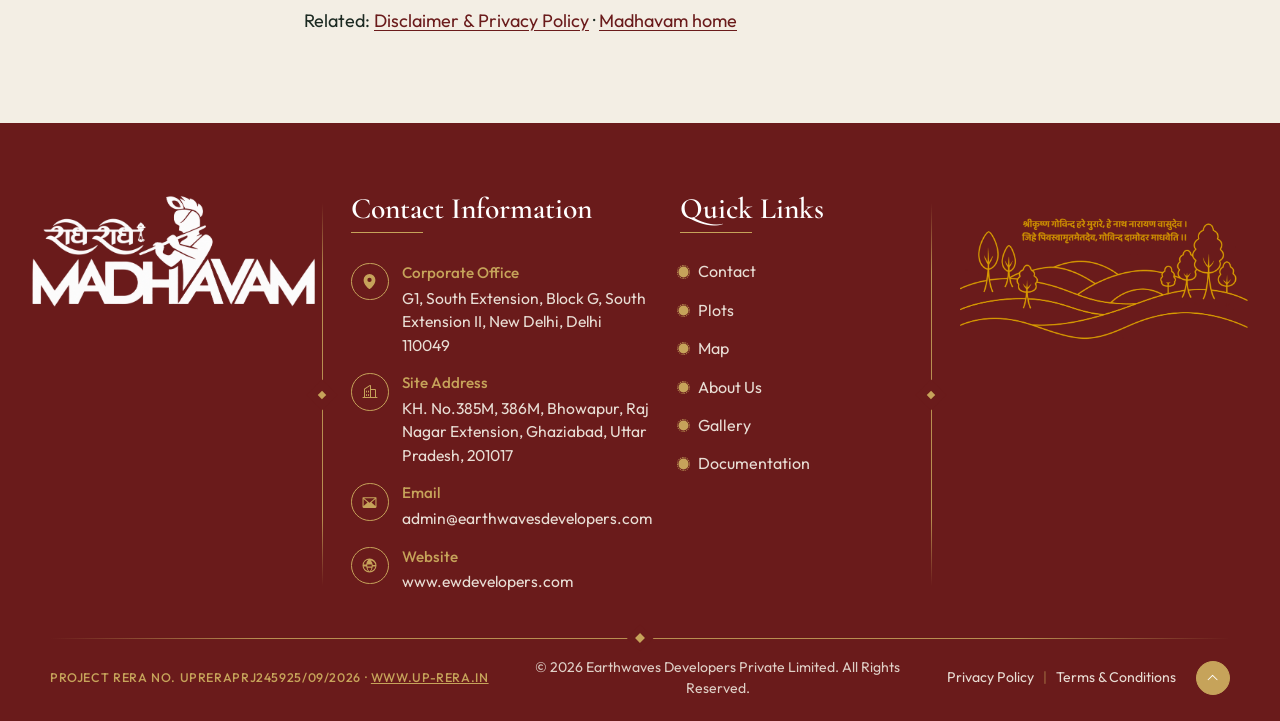
<file: terms.html>
<!DOCTYPE html>
<html lang="en" class="no-js">
<head>
  <meta charset="utf-8">
  <meta name="viewport" content="width=device-width, initial-scale=1">
  <title>Terms &amp; Conditions | Madhavam</title>
  <meta name="description" content="Website terms and conditions for Madhavam by Earthwaves Developers Private Limited — gated residential plots at Rajnagar Extension, Delhi NCR.">
  <meta name="robots" content="index, follow">
  <meta name="author" content="Earthwaves Developers Pvt Ltd">
  <meta name="theme-color" content="#0E4A32">
  <link rel="canonical" href="https://madhavam.ewdevelopers.com/terms.html">

  <meta property="og:type" content="website">
  <meta property="og:locale" content="en_IN">
  <meta property="og:site_name" content="Madhavam">
  <meta property="og:url" content="https://madhavam.ewdevelopers.com/terms.html">
  <meta property="og:title" content="Terms &amp; Conditions | Madhavam">
  <meta property="og:description" content="Website terms and conditions for Madhavam by Earthwaves Developers Private Limited.">
  <meta property="og:image" content="https://madhavam.ewdevelopers.com/assets/hero-poster.webp">

  <meta name="twitter:card" content="summary_large_image">
  <meta name="twitter:title" content="Terms &amp; Conditions | Madhavam">
  <meta name="twitter:description" content="Website terms and conditions for Madhavam.">
  <meta name="twitter:image" content="https://madhavam.ewdevelopers.com/assets/hero-poster.webp">

  <link rel="preconnect" href="https://fonts.googleapis.com">
  <link rel="preconnect" href="https://fonts.gstatic.com" crossorigin>
  <link href="https://fonts.googleapis.com/css2?family=Cormorant+Garamond:ital,wght@0,500;0,600;0,700;1,500&family=Noto+Serif+Devanagari:wght@500;600&family=Outfit:wght@300;400;500&display=swap" rel="stylesheet">
  <link href="https://cdn.jsdelivr.net/npm/bootstrap@5.3.3/dist/css/bootstrap.min.css" rel="stylesheet">
  <link href="css/style.css" rel="stylesheet">
  <script>document.documentElement.classList.replace("no-js","js")</script>
  <script type="application/ld+json">
  {
    "@context": "https://schema.org",
    "@type": "WebPage",
    "@id": "https://madhavam.ewdevelopers.com/terms.html#webpage",
    "url": "https://madhavam.ewdevelopers.com/terms.html",
    "name": "Terms & Conditions | Madhavam",
    "description": "Website terms and conditions for Madhavam by Earthwaves Developers Private Limited.",
    "isPartOf": { "@id": "https://madhavam.ewdevelopers.com/#website" },
    "publisher": { "@id": "https://madhavam.ewdevelopers.com/#organization" },
    "dateModified": "2026-10-12",
    "inLanguage": "en-IN"
  }
  </script>
</head>
<body class="legal-page">
  <a class="skip-link" href="#legalMain">Skip to content</a>

  <header class="site-header is-solid" id="siteHeader">
    <nav class="navbar navbar-expand-lg" aria-label="Primary">
      <div class="nav-bar">
        <a class="brand" href="index.html">
          <span class="brand-slot">
            <img class="brand-logo" src="assets/madhavam-logo-burgundy.webp" alt="Radhe Radhe Madhavam" width="1995" height="784" data-brand data-logo-light="assets/hero.png" data-logo-dark="assets/madhavam-logo-burgundy.webp">
          </span>
        </a>
        <button class="navbar-toggler" type="button" data-bs-toggle="collapse" data-bs-target="#siteNav" aria-controls="siteNav" aria-expanded="false" aria-label="Open menu">
          <span class="toggler-bar"></span>
          <span class="toggler-bar"></span>
          <span class="toggler-bar"></span>
        </button>
        <div class="collapse navbar-collapse" id="siteNav">
          <ul class="navbar-nav ms-auto">
            <li class="nav-item"><a class="nav-link" href="index.html#gallery">Gallery</a></li>
            <li class="nav-item"><a class="nav-link" href="index.html#location">Location</a></li>
            <li class="nav-item"><a class="nav-link" href="index.html#documents">Documents</a></li>
            <li class="nav-item"><a class="nav-link" href="contact.html">Contact</a></li>
            <li class="nav-item"><a class="nav-link" href="disclaimer-privacy.html">Disclaimer</a></li>
          </ul>
          <a class="btn btn-nav" href="contact.html">Enquire Now</a>
        </div>
      </div>
    </nav>
  </header>

  <main id="legalMain" class="paper band legal-main">
    <div class="sheet legal-prose">
      <p class="legal-kicker"><a href="index.html">Madhavam</a> · Legal</p>
      <h1>Terms &amp; Conditions</h1>
      <p class="legal-meta">Last updated: 12 October 2026 · Madhavam by Earthwaves Developers Private Limited</p>
      <p class="legal-note">These terms govern use of this website only. They do not replace a registered agreement for sale or allotment letter. Verify project particulars on <a href="https://www.up-rera.in/" rel="noopener noreferrer">UP-RERA</a> before any purchase decision. Counsel should review these terms if you intend to rely on them as a binding legal document.</p>

      <h2 id="acceptance">1. Acceptance of terms</h2>
      <p>By accessing <a href="https://madhavam.ewdevelopers.com/">madhavam.ewdevelopers.com</a> (the “Site”), you agree to these Terms &amp; Conditions and to our <a href="disclaimer-privacy.html">Disclaimer &amp; Privacy Policy</a>. If you do not agree, please do not use the Site.</p>

      <h2 id="about-site">2. About the Site and Madhavam</h2>
      <p>The Site provides information about <strong>Madhavam</strong>, an approved gated residential plotted development by <strong>Earthwaves Developers Private Limited</strong> at Kh. No. 385M, 386M, Bhovapur / Bhowapur, Raj Nagar Extension, Ghaziabad, Uttar Pradesh, 201017 (Delhi NCR). Brochure particulars include about 4 acres, 87 plots, freehold GDA-approved land, UP RERA registration <strong>UPRERAPRJ245925/09/2026</strong>, Authority website <a href="https://www.up-rera.in/" rel="noopener noreferrer">https://www.up-rera.in</a>, and launch date 01/09/2026.</p>
      <p>Content is informational. It is not an offer to sell, an invitation to treat, or a substitute for sanctioned plans, the agreement for sale, or disclosures maintained on the Authority’s website under the Real Estate (Regulation and Development) Act, 2016.</p>

      <h2 id="no-reliance">3. No investment or legal reliance</h2>
      <p>You must not rely solely on website copy, images, or amenities lists when making financial or legal decisions. Artistic impressions may differ from the completed development. Specifications and layouts may change subject to competent authority approval. Always verify current status with Earthwaves and on UP-RERA.</p>

      <h2 id="enquiry">4. Enquiries and communications</h2>
      <p>Submitting the enquiry form or contacting us by phone, WhatsApp, or email does not create a booking, allotment, or reservation. We aim to respond within one working day but do not guarantee response times. Personal data is handled as described in the <a href="disclaimer-privacy.html#privacy">Privacy Policy</a>.</p>

      <h2 id="ip">5. Intellectual property</h2>
      <p>Unless otherwise stated, text, branding, logos, photographs, videos, plans, and design on the Site are owned by or licensed to Earthwaves Developers Private Limited. You may view and share links to public pages for personal, non-commercial use. You may not copy, scrape, republish, or commercially exploit Site content without prior written permission, except as allowed by applicable law.</p>

      <h2 id="acceptable-use">6. Acceptable use</h2>
      <p>You agree not to misuse the Site, including by attempting to disrupt its operation, introducing malware, harvesting contact details for spam, submitting false information, or using the Site for unlawful purposes.</p>

      <h2 id="third-party">7. Third-party sites</h2>
      <p>Links to <a href="https://www.ewdevelopers.com/" rel="noopener noreferrer">ewdevelopers.com</a>, UP-RERA, WhatsApp, or other third-party services are provided for convenience. Earthwaves is not responsible for the content or practices of third-party sites.</p>

      <h2 id="liability">8. Limitation of liability</h2>
      <p>To the fullest extent permitted by law, Earthwaves and its directors, employees, and agents are not liable for any loss or damage arising from use of, or inability to use, the Site or from reliance on Site content, including indirect or consequential loss. Nothing in these terms excludes liability that cannot be excluded under applicable Indian law.</p>

      <h2 id="changes">9. Changes</h2>
      <p>We may update these terms or the Site content at any time. The “Last updated” date at the top of this page will change when we do. Continued use of the Site after updates constitutes acceptance of the revised terms.</p>

      <h2 id="law">10. Governing law and jurisdiction</h2>
      <p>These terms are governed by the laws of India. Subject to mandatory consumer protections, courts at <strong>New Delhi</strong> (corporate office seat) shall have jurisdiction over disputes arising from use of this Site.</p>

      <h2 id="contact">11. Contact</h2>
      <p><strong>Madhavam enquiry</strong></p>
      <ul>
        <li>Email: <a href="mailto:admin@earthwavesdevelopers.com">admin@earthwavesdevelopers.com</a></li>
        <li>Phone / WhatsApp: <a href="tel:+918069982711">+91 80699 82711</a> · <a href="https://wa.me/918069982711" rel="noopener noreferrer">WhatsApp</a></li>
      </ul>
      <p><strong>Company / brochure lines</strong></p>
      <ul>
        <li>Email: <a href="mailto:sales@earthwavesdevelopers.com">sales@earthwavesdevelopers.com</a></li>
        <li>Call / IVR: <a href="tel:+918826458080">+91 88264 58080</a></li>
        <li>General: <a href="tel:+919319976589">+91 93199 76589</a></li>
        <li>Website: <a href="https://www.ewdevelopers.com/" rel="noopener noreferrer">www.ewdevelopers.com</a></li>
      </ul>
      <p>Site office: Kh. No. 385M, 386M, Bhovapur, Raj Nagar Extension, Ghaziabad, Uttar Pradesh, 201017.<br>
      Corporate office: G1, South Extension, Block G, South Extension II, New Delhi, Delhi 110049.</p>

      <p>Related: <a href="disclaimer-privacy.html">Disclaimer &amp; Privacy Policy</a> · <a href="index.html">Madhavam home</a></p>
    </div>
  </main>

  <footer class="site-footer" id="footer">
    <div class="footer-main">
      <div class="footer-brand">
        <a class="footer-logo" href="index.html">
          <picture>
            <img src="assets/hero.png" alt="Radhe Radhe Madhavam" width="1547" height="612">
          </picture>
        </a>
      </div>

      <div class="footer-vrule" aria-hidden="true"></div>

      <div class="footer-contacts">
        <h2 class="footer-contact-title">Contact Information</h2>
        <div class="footer-contact">
          <span class="footer-ico" aria-hidden="true"><span class="gallery-ico gallery-ico-map-pin"></span></span>
          <div class="footer-contact-text">
            <span class="footer-contact-label">Corporate Office</span>
            <span class="footer-contact-value">G1, South Extension, Block G, South Extension II, New Delhi, Delhi 110049</span>
          </div>
        </div>
        <div class="footer-contact">
          <span class="footer-ico" aria-hidden="true"><span class="gallery-ico gallery-ico-buildings"></span></span>
          <div class="footer-contact-text">
            <span class="footer-contact-label">Site Address</span>
            <span class="footer-contact-value">KH. No.385M, 386M, Bhowapur, Raj Nagar Extension, Ghaziabad, Uttar Pradesh, 201017</span>
          </div>
        </div>
        <div class="footer-contact">
          <span class="footer-ico" aria-hidden="true"><span class="gallery-ico gallery-ico-envelope"></span></span>
          <div class="footer-contact-text">
            <span class="footer-contact-label">Email</span>
            <a class="footer-contact-value" href="mailto:admin@earthwavesdevelopers.com">admin@earthwavesdevelopers.com</a>
          </div>
        </div>
        <div class="footer-contact">
          <span class="footer-ico" aria-hidden="true"><span class="gallery-ico gallery-ico-globe"></span></span>
          <div class="footer-contact-text">
            <span class="footer-contact-label">Website</span>
            <a class="footer-contact-value" href="https://www.ewdevelopers.com" rel="noopener noreferrer">www.ewdevelopers.com</a>
          </div>
        </div>
      </div>

      <nav class="footer-quick" aria-label="Quick links">
        <h2 class="footer-quick-title">Quick Links</h2>
        <ul class="footer-quick-list">
          <li><a href="contact.html">Contact</a></li>
          <li><a href="index.html#plots">Plots</a></li>
          <li><a href="index.html#location">Map</a></li>
          <li><a href="index.html#about">About Us</a></li>
          <li><a href="index.html#gallery">Gallery</a></li>
          <li><a href="index.html#documents">Documentation</a></li>
        </ul>
      </nav>

      <div class="footer-vrule" aria-hidden="true"></div>

      <div class="footer-art">
        <picture class="footer-landscape">
          <img src="assets/%E0%A4%B6%E0%A5%8D%E0%A4%B0%E0%A5%80%E0%A4%95%E0%A5%83%E0%A4%B7%E0%A5%8D%E0%A4%A3%20%E0%A4%97%E0%A5%8B%E0%A4%B5%E0%A4%BF%E0%A4%A8%E0%A5%8D%E0%A4%A6%20%E0%A4%B8%E0%A5%81%E0%A4%A8%E0%A4%B9%E0%A4%B0%E0%A5%80%20%E0%A4%AA%E0%A4%B9%E0%A4%BE%E0%A4%A1%E0%A4%BC%E0%A4%BF%E0%A4%AF%E0%A4%BE%E0%A4%81.png" alt="" width="1792" height="877">
        </picture>
      </div>
    </div>

    <div class="footer-hrule" aria-hidden="true"></div>

    <div class="footer-bar">
      <p class="footer-rera"><span>Project RERA No. UPRERAPRJ245925/09/2026</span><span class="footer-rera-sep" aria-hidden="true"> · </span><a href="https://www.up-rera.in/" rel="noopener noreferrer">www.up-rera.in</a></p>
      <p class="footer-links">
        <a href="disclaimer-privacy.html#privacy">Privacy Policy</a>
        <span class="sep" aria-hidden="true">|</span>
        <a href="terms.html" aria-current="page">Terms &amp; Conditions</a>
      </p>
      <p class="footer-copy">© 2026 Earthwaves Developers Private Limited. All Rights Reserved.</p>
      <a class="footer-top" href="index.html#top" aria-label="Back to top">
        <span class="gallery-ico gallery-ico-caret-left" aria-hidden="true"></span>
      </a>
    </div>
  </footer>

  <script src="https://cdn.jsdelivr.net/npm/bootstrap@5.3.3/dist/js/bootstrap.bundle.min.js" defer></script>
  <script src="js/main.js" defer></script>
</body>
</html>
</file>
<file: css/style.css>
:root {
  --cream: #f3eee4;
  --cream-deep: #e7e0d2;
  --burgundy: #6a1b1b;
  --green-word: #1b6b3a;
  --footer-bg: var(--burgundy);
  --gold: #c6a35a;
  --ink: #1c2a22;
  --muted: #5c6b62;
  --header: 87.4px;
  --sheet: 1120px;
  --serif: "Cormorant Garamond", "Times New Roman", serif;
  --sans: "Outfit", "Segoe UI", sans-serif;
  --devanagari: "Noto Serif Devanagari", serif;
}

*,
*::before,
*::after { box-sizing: border-box; }

html { scroll-behavior: smooth; }

body {
  margin: 0;
  color: var(--ink);
  background: var(--cream);
  font-family: var(--sans);
  font-weight: 400;
  font-size: 24px;
  line-height: 1.65;
}

img { max-width: 100%; display: block; }

a { color: inherit; }

button,
input,
textarea { font: inherit; }

h1, h2, h3, .hero-kicker {
  font-family: var(--serif);
  font-weight: 500;
  letter-spacing: 0;
}

h1, h2, h3 { line-height: 0.95; margin: 0 0 1rem; }

p { margin: 0 0 1rem; }

.skip-link {
  position: absolute;
  left: 1rem;
  top: -4rem;
  z-index: 2000;
  background: var(--cream);
  color: var(--ink);
  padding: 0.6rem 1rem;
}

.skip-link:focus { top: 1rem; }

.sheet {
  width: min(var(--sheet), calc(100% - 2.5rem));
  margin-inline: auto;
}

.paper {
  background: var(--cream);
}

.band { padding: 6.5rem 0; }

/* Adjacent cream bands share one background, so stacked padding reads as a double gap.
   Document Center is burgundy, so keep full padding into and out of that band. */
.paper.band + .paper.band:not(.documents) { padding-top: 0; }
.documents.paper.band + .paper.band { padding-top: 6.5rem; }

.band h2 {
  font-size: clamp(3rem, 6vw, 4.125rem);
}

.reveal { transition: opacity 0.7s ease, transform 0.7s ease; }

.js .reveal {
  opacity: 0;
  transform: translateY(24px);
}

.js .reveal.is-in {
  opacity: 1;
  transform: none;
}

/* Header */

.site-header {
  position: fixed;
  inset: 0 0 auto 0;
  z-index: 1030;
  color: var(--cream);
  background: transparent;
  transition: background-color 0.3s ease, box-shadow 0.3s ease, color 0.3s ease;
}

.site-header.is-scrolled,
.site-header.is-solid,
.legal-page .site-header {
  background: var(--cream);
  color: var(--ink);
  box-shadow: 0 1px 0 rgba(28, 42, 34, 0.08);
}

.site-header .navbar {
  width: 100%;
  padding: 0;
}

.nav-bar {
  position: relative;
  display: flex;
  align-items: center;
  justify-content: space-between;
  width: 100%;
  gap: 1.25rem;
  min-height: var(--header);
  padding: 0.4rem 4vw;
}

.brand {
  display: inline-flex;
  align-items: center;
  text-decoration: none;
  color: inherit;
}

.brand-slot {
  display: inline-flex;
  align-items: center;
  border-radius: 4px;
  overflow: hidden;
  line-height: 0;
}

.brand-name {
  font-family: var(--serif);
  font-size: 30px;
  font-weight: 500;
  letter-spacing: 0.04em;
}

.navbar-nav { gap: 0.35rem; }

.site-header .navbar-nav .nav-link {
  color: var(--cream);
  font-size: 18px;
  letter-spacing: 0.12em;
  text-transform: uppercase;
  padding: 0.4rem 0.7rem;
}

.site-header.is-scrolled .navbar-nav .nav-link,
.site-header.is-solid .navbar-nav .nav-link,
.legal-page .site-header .navbar-nav .nav-link { color: var(--ink); }

.site-header .navbar-nav .nav-link:hover,
.site-header .navbar-nav .nav-link:focus { color: var(--gold); }

.btn-nav,
.btn-solid,
.btn-hero {
  border-radius: 0;
  letter-spacing: 0.14em;
  text-transform: uppercase;
  font-weight: 400;
  padding: 0.8rem 1.15rem;
  text-decoration: none;
  border: 1px solid transparent;
}

.btn-nav { font-size: 18px; }
.btn-hero { font-size: 16.8px; }
.btn-solid { font-size: 21px; }

.btn-nav {
  margin-left: 0.8rem;
  color: var(--cream);
  border-color: rgba(243, 238, 228, 0.7);
  background: transparent;
}

.site-header.is-scrolled .btn-nav,
.site-header.is-solid .btn-nav,
.legal-page .site-header .btn-nav {
  background: var(--burgundy);
  border-color: var(--burgundy);
  color: var(--cream);
}

.btn-nav:hover,
.btn-solid:hover,
.btn-hero:hover,
.site-header.is-scrolled .btn-nav:hover {
  color: var(--cream);
  background: var(--green-word);
  border-color: var(--green-word);
}

.navbar-toggler {
  position: relative;
  margin-left: auto;
  width: 2.4rem;
  height: 2.4rem;
  border: 0;
  border-radius: 0;
  background: transparent;
  box-shadow: none;
  outline: none;
  padding: 0;
  -webkit-tap-highlight-color: transparent;
}

.navbar-toggler:hover,
.navbar-toggler:focus,
.navbar-toggler:focus-visible,
.navbar-toggler:active {
  border: 0;
  border-radius: 0;
  background: transparent;
  box-shadow: none;
  outline: none;
}

.toggler-bar {
  position: absolute;
  left: 0;
  width: 100%;
  height: 2.5px;
  background: currentColor;
  transform-origin: center;
  transition: transform 0.22s ease, opacity 0.22s ease;
}

.toggler-bar:nth-child(1) {
  top: calc(50% - 9.75px);
  transform: translateY(0) rotate(0deg);
}

.toggler-bar:nth-child(2) {
  top: calc(50% - 1.25px);
}

.toggler-bar:nth-child(3) {
  top: calc(50% + 7.25px);
  transform: translateY(0) rotate(0deg);
}

.navbar-toggler[aria-expanded="true"] .toggler-bar:nth-child(1) {
  transform: translateY(8.5px) rotate(45deg);
}

.navbar-toggler[aria-expanded="true"] .toggler-bar:nth-child(2) {
  opacity: 0;
}

.navbar-toggler[aria-expanded="true"] .toggler-bar:nth-child(3) {
  transform: translateY(-8.5px) rotate(-45deg);
}

@media (min-width: 992px) {
  :root { --header: 98px; }

  .navbar-toggler { display: none; }
  .navbar-collapse {
    display: flex !important;
    flex-basis: auto;
    align-items: center;
    justify-content: flex-end;
    margin-left: auto;
    gap: 0.35rem;
  }
  .site-header .navbar-nav {
    flex-direction: row;
    margin-left: 0;
  }
  .nav-item-mobile-only { display: none; }
  .brand-slot img {
    height: 72px;
    max-width: min(300px, 36vw);
  }
}

@media (min-width: 1400px) {
  :root { --header: 112px; }

  .brand-slot img {
    height: 84px;
    max-width: min(340px, 32vw);
  }
}

@media (max-width: 991.98px) {
  .navbar-collapse:not(.show) {
    display: none !important;
  }

  .site-header:has(.navbar-collapse.show) {
    background: var(--cream);
    color: var(--ink);
    box-shadow: none;
  }

  .navbar-collapse.show {
    display: flex;
    flex-direction: column;
    align-items: flex-end;
    position: absolute;
    top: 100%;
    right: 0;
    left: 0;
    z-index: 20;
    height: auto !important;
    background: var(--cream);
    color: var(--ink);
    padding: 0 4vw 1.4rem;
    border-bottom: 1px solid var(--gold);
  }

  .site-header .navbar-collapse .navbar-nav {
    width: 100%;
    align-items: flex-end;
    margin-bottom: 0.8rem;
  }

  .site-header .navbar-collapse .nav-link {
    color: var(--ink);
    font-weight: 500;
    letter-spacing: 0.05em;
    text-align: right;
    padding-right: 0;
  }

  .site-header .navbar-collapse .nav-link:hover,
  .site-header .navbar-collapse .nav-link:focus {
    color: var(--gold);
  }

  .navbar-collapse.show .btn-nav {
    align-self: flex-end;
    margin-left: 0;
    display: inline-block;
    background: var(--burgundy);
    color: var(--cream);
    font-size: 15.5px;
    padding: 0.69rem 0.99rem;
  }

  .btn-hero {
    font-size: 14.4px;
    padding: 0.69rem 0.99rem;
  }

  .btn-solid {
    font-size: 14.4px;
    padding: 0.69rem 0.99rem;
  }

  .hero-actions .btn-hero:not(.btn-hero-ghost) {
    display: none;
  }
}

/* Hero */

.hero {
  position: relative;
  height: 100dvh;
  min-height: 100svh;
  color: var(--cream);
  background: #10261c url("../assets/hero-poster.webp") center / cover no-repeat;
  overflow: hidden;
}

.hero-video {
  position: absolute;
  inset: 0;
  width: 100%;
  height: 100%;
  object-fit: cover;
}

.hero-scrim {
  position: absolute;
  inset: 0;
  background:
    linear-gradient(to top, rgba(12, 28, 22, 0.55) 0%, rgba(12, 28, 22, 0.18) 42%, rgba(12, 28, 22, 0.28) 100%);
}

.hero-copy {
  position: relative;
  z-index: 1;
  height: 100%;
  display: flex;
  flex-direction: column;
  align-items: center;
  justify-content: flex-end;
  text-align: center;
  padding: 0 1.5rem 6vh;
}

.hero-kicker {
  font-size: 34.4px;
  margin-bottom: 0rem;
  color: var(--gold);
  font-weight: 600;
}

.hero-sub,
.hero-line {
  letter-spacing: 0.16em;
  text-transform: uppercase;
  font-size: clamp(1.2rem, 2.4vw, 1.5rem);
  font-weight: 400;
}

.hero-sub { margin-bottom: 1rem; }

.hero h1 {
  font-size: clamp(3rem, 7.2vw, 5.4rem);
  margin-bottom: 0.35rem;
}

.hero-title-lead {
  font-size: 0.8em;
}

.hero-title-accent {
  color: var(--gold);
}

.hero .title-arrows {
  margin: 0.25rem auto 0.5rem;
  width: min(100%, 14rem);
}

.hero-line { margin-bottom: 1.6rem; }

.hero-actions { display: flex; flex-wrap: wrap; gap: 0.75rem; justify-content: center; }

.btn-hero {
  background: var(--cream);
  color: var(--burgundy);
  border-color: var(--cream);
}

.btn-hero-ghost {
  background: transparent;
  color: var(--cream);
  border-color: rgba(243, 238, 228, 0.75);
}

.btn-hero-ghost:hover { background: transparent; color: var(--gold); border-color: var(--gold); }

.js .hero-copy {
  animation: rise 0.9s ease both;
}

@keyframes rise {
  from { opacity: 0; transform: translateY(16px); }
  to { opacity: 1; transform: none; }
}

.brand-slot img {
  display: none;
  width: auto;
  height: 65px;
  max-width: min(275px, 48vw);
  object-fit: contain;
}

.brand-slot.is-ready img { display: block; }

.brand-slot.is-ready > .brand-fallback { display: none; }

/* Gallery */

.gallery-head {
  display: grid;
  grid-template-columns: minmax(0, 1.15fr) minmax(16rem, 0.85fr);
  gap: 2rem 2.5rem;
  align-items: center;
  margin-bottom: 2.2rem;
}

.gallery-kicker {
  margin: 0 0 0.7rem;
  color: var(--gold);
  font-size: 12px;
  font-weight: 500;
  letter-spacing: 0.32em;
  text-transform: uppercase;
}

.gallery h2.gallery-title {
  margin: 0 0 0.35rem;
  color: #0e4a32;
  font-size: clamp(2.7rem, 4.8vw, 3.75rem);
  line-height: 0.9;
}

.gallery-title-line,
.gallery-title-name { display: block; }

.gallery-title-name {
  color: var(--gold);
  font-size: 1.14em;
}

.gallery-copy .title-arrows {
  margin: 0.55rem 0 0.9rem;
  width: min(100%, 18rem);
}

.gallery-intro {
  max-width: 36ch;
  margin: 0;
  color: var(--ink);
  font-size: 16.5px;
  line-height: 1.55;
}

.gallery-highlights {
  display: flex;
  align-items: stretch;
  justify-content: space-between;
  margin: 0;
  padding: 0;
  list-style: none;
}

.gallery-highlights li {
  flex: 1;
  display: flex;
  flex-direction: column;
  align-items: center;
  text-align: center;
  padding: 0 0.7rem;
  border-left: 1px solid rgba(198, 163, 90, 0.85);
}

.gallery-highlights li:last-child {
  border-right: 1px solid rgba(198, 163, 90, 0.85);
}

.gallery-highlights .gallery-ico {
  width: 28px;
  height: 28px;
  flex: 0 0 28px;
  color: var(--gold);
}

.gallery-highlights .gallery-ico-leaf { transform: scale(1.04); }
.gallery-highlights .gallery-ico-users { transform: scale(1.22); }

.gallery-highlights li > span:last-child {
  display: block;
  max-width: 7.4rem;
  margin-top: 0.55rem;
  color: var(--ink);
  font-size: 14px;
  line-height: 1.25;
}

.gallery-board {
  display: flex;
  flex-direction: column;
}

.gallery-toolbar {
  display: flex;
  align-items: center;
  margin-bottom: 1.35rem;
}

.gallery-pills {
  display: flex;
  flex: 1;
  align-items: center;
  gap: 0.55rem;
  min-width: 0;
  padding-bottom: 8px;
  overflow-x: auto;
  overflow-y: hidden;
  scrollbar-width: none;
}

.gallery-pills::-webkit-scrollbar { display: none; }

.gallery-pill,
.gallery-arrow {
  font-family: var(--sans);
  font-weight: 400;
  line-height: 1;
  cursor: pointer;
}

.gallery-pill {
  position: relative;
  display: inline-flex;
  flex: 0 0 auto;
  align-items: center;
  gap: 0.45rem;
  padding: 0.62rem 1.06rem;
  color: var(--ink);
  background: transparent;
  border: 1px solid rgba(198, 163, 90, 0.65);
  border-radius: 999px;
  font-size: 16.2px;
  white-space: nowrap;
}

.gallery-pill .gallery-ico {
  width: 1.18rem;
  height: 1.18rem;
  color: var(--gold);
}

.gallery-pill.is-active {
  color: var(--cream);
  background: #0e4a32;
  border-color: #0e4a32;
}

.gallery-pill.is-active .gallery-ico { color: var(--cream); }

.gallery-pill.is-active::after {
  content: "";
  position: absolute;
  left: 50%;
  bottom: -6px;
  transform: translateX(-50%);
  border: 6px solid transparent;
  border-top-color: #0e4a32;
  border-bottom: 0;
}

.gallery-arrows {
  display: flex;
  justify-content: center;
  gap: 0.55rem;
  margin-top: 1.15rem;
}

.gallery-arrow {
  display: grid;
  place-items: center;
  width: 2.55rem;
  height: 2.55rem;
  font-size: 14.5px;
  color: var(--cream);
  background: var(--burgundy);
  border: 1px solid var(--gold);
  border-radius: 50%;
}

.gallery-arrow .gallery-ico {
  width: 1rem;
  height: 1rem;
}

.gallery-pill:hover {
  border-color: var(--gold);
  color: #0e4a32;
}

.gallery-arrow:hover {
  background: #0e4a32;
  border-color: var(--gold);
  color: var(--cream);
}

.gallery-pill.is-active:hover {
  color: var(--cream);
  background: #0e4a32;
  border-color: #0e4a32;
}

.gallery-pill:focus-visible,
.gallery-arrow:focus-visible {
  outline: 2px solid var(--gold);
  outline-offset: 2px;
}

.gallery-ico {
  display: inline-block;
  background: currentColor;
  -webkit-mask: var(--ico) center / contain no-repeat;
  mask: var(--ico) center / contain no-repeat;
}

.gallery-ico-leaf { --ico: url("../assets/icons/leaf.svg"); }
.gallery-ico-house { --ico: url("../assets/icons/house.svg"); }
.gallery-ico-users { --ico: url("../assets/icons/users.svg"); }
.gallery-ico-image { --ico: url("../assets/icons/image.svg"); }
.gallery-ico-drone { --ico: url("../assets/icons/drone.svg"); }
.gallery-ico-megaphone { --ico: url("../assets/icons/megaphone.svg"); }
.gallery-ico-tree { --ico: url("../assets/icons/tree.svg"); }
.gallery-ico-buildings { --ico: url("../assets/icons/buildings.svg"); }
.gallery-ico-path { --ico: url("../assets/icons/path.svg"); }
.gallery-ico-users-three { --ico: url("../assets/icons/users-three.svg"); }
.gallery-ico-map-pin { --ico: url("../assets/icons/map-pin.svg"); }
.gallery-ico-envelope { --ico: url("../assets/icons/envelope.svg"); }
.gallery-ico-globe { --ico: url("../assets/icons/globe.svg"); }
.gallery-ico-caret-left { --ico: url("../assets/icons/caret-left.svg"); }
.gallery-ico-caret-right { --ico: url("../assets/icons/caret-right.svg"); }

.gallery-mosaic,
.gallery-grid {
  display: grid;
  gap: 0.9rem;
}

.gallery-mosaic {
  grid-template-columns: 1.65fr 1fr 1fr;
  grid-template-rows: minmax(210px, 1fr) minmax(210px, 1fr);
  min-height: 540px;
}

.gallery-mosaic .gallery-feature {
  grid-column: 1;
  grid-row: 1 / span 2;
}

.gallery-mosaic.is-marquee .gallery-marquee {
  grid-column: 2 / span 2;
  grid-row: 1 / span 2;
  height: 100%;
  min-width: 0;
  min-height: 540px;
  overflow: hidden;
}

.gallery-marquee-track {
  display: flex;
  gap: 0.9rem;
  height: 100%;
  min-height: inherit;
  width: max-content;
  animation: gallery-marquee 80s linear infinite;
}

.gallery-stage.is-looping:hover .gallery-marquee-track,
.gallery-stage.is-looping:focus-within .gallery-marquee-track {
  animation-play-state: paused;
}

.gallery-marquee .gallery-card {
  flex: 0 0 300px;
  width: 300px;
  height: auto;
  min-height: 100%;
  align-self: stretch;
}

@keyframes gallery-marquee {
  from { transform: translateX(-50%); }
  to { transform: translateX(0); }
}

.gallery-grid { grid-template-columns: 1fr 1fr; }

.gallery-grid .gallery-card { min-height: 250px; }

.gallery-card {
  position: relative;
  min-height: 210px;
  overflow: hidden;
  border-radius: 18px;
  color: #fff;
}

.gallery-media {
  position: absolute;
  inset: 0;
  background: linear-gradient(165deg, #f6f1e6 0%, #d5e0d2 46%, #1b4634 100%);
}

.gallery-card:nth-child(2) .gallery-media { background: linear-gradient(165deg, #efe4d0 0%, #c9d4c2 42%, #173c2e 100%); }
.gallery-card:nth-child(3) .gallery-media { background: linear-gradient(160deg, #f3eee4 0%, #b7c9b4 40%, #24543c 100%); }
.gallery-card:nth-child(4) .gallery-media { background: linear-gradient(170deg, #e7efe4 0%, #d8c7a4 38%, #1a3328 100%); }
.gallery-card:nth-child(5) .gallery-media { background: linear-gradient(165deg, #f7f3ea 0%, #9fb89a 36%, #0e4a32 100%); }

.gallery-card.is-placeholder .gallery-media {
  background: #0e4a32;
}

.gallery-media picture {
  display: block;
  width: 100%;
  height: 100%;
}

.gallery-media img {
  width: 100%;
  height: 100%;
  object-fit: cover;
}

.gallery-media img.is-contain {
  object-fit: contain;
  background: #0c1410;
}

.gallery-card::after {
  content: "";
  position: absolute;
  right: 0;
  bottom: 0;
  left: 0;
  height: 58%;
  background: linear-gradient(to top, rgba(8, 18, 14, 0.78), rgba(8, 18, 14, 0));
  pointer-events: none;
}

.gallery-leaf {
  position: absolute;
  right: 0.8rem;
  bottom: 0.7rem;
  z-index: 1;
  width: 4.2rem;
  height: auto;
  color: var(--gold);
  pointer-events: none;
}

.gallery-caption {
  position: absolute;
  right: 1.15rem;
  bottom: 1rem;
  left: 1.15rem;
  z-index: 1;
}

.gallery-feature-title {
  margin: 0;
  color: var(--gold);
  font-family: var(--serif);
  font-size: clamp(1.7rem, 2.2vw, 2.15rem);
  font-weight: 500;
  line-height: 0.98;
  letter-spacing: 0.04em;
  text-transform: uppercase;
  text-shadow: 0 0 10px rgba(0, 0, 0, 0.5);
}

.gallery-card-title,
.gallery-card-caption { margin: 0; }

.gallery-card-title {
  font-size: 14px;
  font-weight: 500;
  letter-spacing: 0.12em;
  text-transform: uppercase;
}

.gallery-card-caption {
  margin-top: 0.2rem;
  color: rgba(243, 238, 228, 0.88);
  font-size: 13.5px;
  font-weight: 300;
  line-height: 1.35;
}

@media (max-width: 1099.98px) {
  .gallery-head { grid-template-columns: 1fr; }
  .gallery-highlights {
    justify-content: flex-start;
    max-width: 28rem;
  }
  .gallery-mosaic {
    grid-template-columns: 1fr 1fr;
    grid-template-rows: auto;
    min-height: 0;
  }
  .gallery-mosaic .gallery-feature {
    grid-column: 1 / -1;
    grid-row: auto;
    min-height: 340px;
  }
  .gallery-mosaic .gallery-card:not(.gallery-feature) { min-height: 220px; }
}

@media (max-width: 767.98px) {
  .gallery-toolbar { margin-bottom: 0.85rem; }
  .gallery-stage { order: 3; }
  .gallery-arrows {
    order: 2;
    margin-top: 0;
    margin-bottom: 1.15rem;
  }
  .gallery-mosaic,
  .gallery-grid { grid-template-columns: 1fr; }
  .gallery-mosaic .gallery-feature {
    grid-column: auto;
    min-height: 280px;
  }
  .gallery-highlights { max-width: none; }
  .gallery h2.gallery-title { font-size: clamp(2.3rem, 11vw, 3rem); }
}

@media (max-width: 575.98px) {
  .gallery-highlights li { padding: 0 0.35rem; }
  .gallery-highlights li > span:last-child { font-size: 12.5px; }
}
.hero-copy {
  padding: 1rem 1.5rem;
}

/* Arrival film */

.arrival {
  position: relative;
  width: 100%;
  height: min(56.25vw, 92dvh);
  background: #10261c url("../assets/radhe-radhe-gate-poster.webp") center / cover no-repeat;
  overflow: hidden;
}

.arrival-video {
  position: absolute;
  inset: 0;
  width: 100%;
  height: 100%;
  object-fit: cover;
}

.arrival-scrim {
  position: absolute;
  inset: 0;
  z-index: 1;
  pointer-events: none;
  background: linear-gradient(
    90deg,
    rgba(10, 22, 16, 0.82) 0%,
    rgba(10, 22, 16, 0.55) 32%,
    rgba(10, 22, 16, 0.18) 52%,
    transparent 68%
  );
}

.arrival-overlay {
  position: absolute;
  inset: 0 auto 0 0;
  z-index: 2;
  width: min(40%, 28rem);
  display: flex;
  align-items: center;
  padding: clamp(1.25rem, 3.5vw, 3rem) clamp(1.1rem, 2.8vw, 2.75rem);
  pointer-events: none;
  color: var(--cream);
}

.arrival-copy {
  width: 100%;
}

.arrival-title {
  position: relative;
  margin: 0 0 0.35rem;
  font-family: var(--serif);
  font-weight: 500;
  font-size: clamp(1.65rem, 2.6vw, 2.65rem);
  line-height: 1.05;
  letter-spacing: 0.01em;
  color: var(--gold);
}

.arrival-title-line {
  display: block;
}

.arrival-word {
  display: inline-block;
  will-change: transform, opacity, filter;
}

.arrival .title-arrows {
  width: min(100%, 14rem);
  margin: 0.5rem 0 1.15rem;
  transform-origin: left center;
  will-change: transform, opacity;
}

.arrival-benefits {
  list-style: none;
  margin: 0;
  padding: 0;
  display: flex;
  flex-direction: column;
  gap: 0.55rem;
}

.arrival-benefits li {
  margin: 0;
  padding: 0;
  font-family: var(--sans);
  font-weight: 300;
  font-size: clamp(0.82rem, 1.15vw, 2.25rem);
  line-height: 1.4;
  letter-spacing: 0.01em;
  color: rgba(243, 238, 228, 0.92);
  will-change: transform, opacity, filter;
}

.arrival-benefit-inner {
  display: inline-block;
  position: relative;
  padding-left: 0.95rem;
}

.arrival-benefit-inner::before {
  content: "";
  position: absolute;
  left: 0;
  top: 0.55em;
  width: 0.35rem;
  height: 0.35rem;
  border-radius: 50%;
  background: var(--gold);
  opacity: 0.85;
}

.arrival--no-overlay .arrival-overlay,
.arrival--no-overlay .arrival-scrim {
  display: none;
}

.js .arrival:not(.arrival--static):not(.arrival--no-overlay) .arrival-word,
.js .arrival:not(.arrival--static):not(.arrival--no-overlay) .title-arrows,
.js .arrival:not(.arrival--static):not(.arrival--no-overlay) .arrival-benefits li {
  opacity: 0;
}

@media (max-width: 991.98px) {
  .arrival-overlay {
    width: min(58%, 24rem);
    padding: clamp(1rem, 3vw, 1.75rem) clamp(0.9rem, 2.5vw, 1.5rem);
  }

  .arrival-title {
    font-size: clamp(1.45rem, 3.4vw, 2rem);
    margin-bottom: 1rem;
  }

  .arrival-benefits {
    gap: 0.45rem;
  }

  .arrival-benefits li {
    font-size: clamp(0.88rem, 2vw, 1rem);
  }
}

@media (max-width: 767.98px) {
  .arrival { height: 70vw; }

  .arrival-video {
    inset: auto;
    top: 50%;
    left: 50%;
    width: auto;
    height: 100%;
    min-width: 100%;
    max-width: none;
    transform: translate(-50%, -50%);
  }

  .arrival-scrim {
    background: linear-gradient(
      90deg,
      rgba(10, 22, 16, 0.9) 0%,
      rgba(10, 22, 16, 0.72) 48%,
      rgba(10, 22, 16, 0.28) 72%,
      transparent 88%
    );
  }

  .arrival-overlay {
    width: min(78%, 22rem);
    align-items: center;
    padding: clamp(1.25rem, 5vw, 2rem) clamp(1rem, 4vw, 1.5rem);
  }

  .arrival-title {
    font-size: clamp(1.25rem, 4.8vw, 1.55rem);
    margin-bottom: 0.25rem;
  }

  .arrival .title-arrows {
    width: min(100%, 10rem);
    margin: 0.35rem 0 0.7rem;
  }

  .arrival-benefits {
    position: relative;
    gap: 0;
    min-height: 5.2em;
  }

  .arrival-benefits li {
    font-size: clamp(0.95rem, 3.6vw, 1.1rem);
    line-height: 1.4;
    font-weight: 400;
  }

  .js .arrival:not(.arrival--static):not(.arrival--no-overlay) .arrival-benefits li {
    position: absolute;
    left: 0;
    right: 0;
    top: 0;
  }

  .arrival--static .arrival-benefits {
    min-height: 0;
    gap: 0.45rem;
  }

  .arrival--static .arrival-benefits li {
    position: static;
  }

  .arrival-benefit-inner {
    padding-left: 0.9rem;
  }

  .arrival-benefit-inner::before {
    width: 0.32rem;
    height: 0.32rem;
    top: 0.5em;
  }
}

/* Quality */

.lead-copy {
  max-width: 40rem;
  color: var(--muted);
  margin-bottom: 2.4rem;
  font-size: 22.5px;
}

.pillar-grid {
  display: grid;
  grid-template-columns: repeat(4, 1fr);
  gap: 2.5rem 3rem;
  border: 1px solid var(--gold);
}

.pillar-grid article {
  display: flex;
  flex-direction: column;
  min-width: 0;
  padding-bottom: 0 !important;
}

.quality-head {
  display: flex;
  align-items: center;
  justify-content: space-between;
  gap: 1.25rem 2rem;
}

.quality-head h2 { margin-bottom: 0.35rem; }

.quality-head .title-arrows {
  margin: 0.5rem 0 1rem;
  width: min(100%, 18rem);
}

.quality-landscape { display: none; }

.quality-lead { color: #0E4A32; }

.quality-accent,
.text-gold { color: var(--gold); }

.pillar-grid h3 {
  margin-bottom: 0.55rem;
  font-size: 2.25rem;
  color: var(--burgundy);
}

.pillar-arrow {
  display: block;
  position: relative;
  width: 11rem;
  max-width: 100%;
  height: 1px;
  margin: 0 0 1rem;
  background: linear-gradient(
    90deg,
    rgba(141, 104, 36, 0) 0%,
    rgb(141 104 36 / 45%) 45%,
    #8d6824 100%
  );
}

.pillar-arrow::before {
  content: "";
  position: absolute;
  right: 0;
  top: 50%;
  width: 5px;
  height: 5px;
  background: #8d6824;
  transform: translateY(-50%) rotate(46deg);
}

.pillar-arrow--flip {
  transform: scaleX(-1);
}

.pillar-grid p {
  margin-bottom: 0;
  font-size: 21px;
  color: var(--muted);
}

.pillar-mark {
  width: 100%;
  height: auto;
  margin-top: auto;
  object-fit: contain;
}

@media (min-width: 768px) {
  .pillar-grid article:nth-child(3) .pillar-mark,
  .pillar-grid article:nth-child(4) .pillar-mark {
    transform: scaleX(-1);
  }
}

@media (max-width: 767.98px) {
  .pillar-grid article:nth-child(2) .pillar-mark,
  .pillar-grid article:nth-child(4) .pillar-mark {
    transform: scaleX(-1);
  }
  .pillar-grid h3 {
    font-size: clamp(1.8rem, 4vw, 2.25rem);
  }
}

@media (min-width: 992px) {
  .pillar-grid { column-gap: 0; }

  .pillar-grid article { padding: 1.35rem 1.5rem; }

  .pillar-grid article + article {
    border-left: 1px solid var(--gold);
  }
}

.developer {
  position: relative;
  margin-top: 4.5rem;
  overflow: hidden;
  color: #f3eee4;
  min-height: 28rem;
}

.developer-bg {
  position: absolute;
  inset: 0;
}

.developer-bg img {
  width: 100%;
  height: 100%;
  object-fit: cover;
  object-position: center 40%;
}

.developer-scrim {
  position: absolute;
  inset: 0;
  background: linear-gradient(90deg, rgba(8, 36, 24, 0.9) 0%, rgba(14, 74, 50, 0.84) 52%, rgba(14, 74, 50, 0.72) 100%);
}

.developer-mark { display: none; }

@media (min-width: 992px) {
  .developer-mark {
    display: flex;
    align-items: center;
    justify-content: center;
    position: absolute;
    z-index: 1;
    top: 0;
    bottom: 0;
    left: 46rem;
    right: 0;
    padding: 2.5rem 1.5rem;
    pointer-events: none;
  }

  .developer-mark img {
    max-width: 100%;
    max-height: 100%;
    width: auto;
    height: auto;
    object-fit: contain;
  }
}

.developer-copy {
  position: relative;
  z-index: 1;
  max-width: 46rem;
  padding: 3.25rem 2.75rem;
}

.developer-copy .developer-kicker {
  margin: 0 0 0.85rem;
  color: var(--gold);
  font-family: var(--serif);
  font-size: 1.05rem;
  font-weight: 600;
  letter-spacing: 0.16em;
  text-transform: uppercase;
}

.developer h3 {
  margin: 0 0 1.35rem;
  color: #fff;
  font-size: clamp(2.1rem, 4vw, 2.85rem);
  line-height: 1.05;
}

.developer-copy p {
  max-width: 44rem;
  margin: 0 0 1rem;
  color: rgba(243, 238, 228, 0.94);
  font-size: 17px;
  line-height: 1.7;
}

.developer-meta {
  margin-top: 1.4rem;
  margin-bottom: 0;
  font-size: 15px;
  line-height: 1.65;
}

.developer-meta strong {
  color: var(--gold);
  font-weight: 500;
}

.developer-meta a {
  color: inherit;
  text-decoration: none;
}

.developer-meta a:hover { color: var(--gold); }

.developer-sep {
  margin: 0 0.45rem;
  color: var(--gold);
}

/* Location advantages */

.location {
  --loc-gold: #d4b06a;
  --map-size: min(30vw, 360px);
  position: relative;
  background-color: var(--burgundy);
  color: #f3eee4;
}

.location .sheet {
  width: min(1240px, calc(100% - 2.5rem));
}

.location h2.location-title {
  margin: 0 0 0.35rem;
  text-align: center;
  color: var(--loc-gold);
  font-size: clamp(2.05rem, 4.6vw, 4.125rem);
  font-weight: 500;
  line-height: 0.95;
}

.location > .sheet > .title-arrows {
  margin: 0.75rem auto 2.4rem;
}

.location-title-line,
.location-title-main { display: block; }

.location-title-line {
  font-size: 0.52em;
  font-weight: 500;
  line-height: 1.15;
  color: #fff;
}

.location-title-main {
  margin-top: 0.08em;
  font-weight: 700;
  line-height: 0.92;
}

.location-board {
  display: grid;
  grid-template-columns: minmax(0, 1fr) var(--map-size) minmax(0, 1fr);
  align-items: stretch;
  column-gap: 0;
}

.location-col {
  display: grid;
  grid-template-rows: repeat(4, minmax(0, 1fr));
  min-height: var(--map-size);
  margin: 0;
  padding: 0;
  list-style: none;
}

.loc-item {
  display: flex;
  align-items: center;
  gap: 0.85rem;
  min-width: 0;
  min-height: 0;
}

.loc-item-right { justify-content: flex-end; }

.loc-ico {
  flex: 0 0 auto;
  width: 2.65rem;
  height: 2.65rem;
  color: var(--loc-gold);
  background: currentColor;
  -webkit-mask: var(--ico) center / contain no-repeat;
  mask: var(--ico) center / contain no-repeat;
}

.loc-ico-temple { --ico: url("../assets/icons/temple.svg"); }
.loc-ico-metro { --ico: url("../assets/icons/train-simple.svg"); }
.loc-ico-bridge { --ico: url("../assets/icons/bridge.svg"); }
.loc-ico-regional { --ico: url("../assets/icons/train-regional.svg"); }
.loc-ico-airplane { --ico: url("../assets/icons/airplane-tilt.svg"); }
.loc-ico-road { --ico: url("../assets/icons/road-horizon.svg"); }
.loc-ico-train { --ico: url("../assets/icons/train.svg"); }
.loc-ico-cricket { --ico: url("../assets/icons/cricket.svg"); }

.loc-copy {
  flex: 0 1 auto;
  max-width: 12rem;
  min-width: 0;
}

.loc-item-right .loc-copy { text-align: right; }

.loc-copy strong {
  display: block;
  font-weight: 500;
  font-size: 1.05rem;
  line-height: 1.25;
  letter-spacing: 0.01em;
}

.loc-copy span {
  display: block;
  margin-top: 0.15rem;
  font-size: 0.95rem;
  line-height: 1.2;
  color: rgba(243, 238, 228, 0.88);
}

.loc-line {
  position: relative;
  flex: 1 1 1.5rem;
  height: 1px;
  min-width: 1.25rem;
  background: linear-gradient(
    90deg,
    rgba(232, 216, 172, 1) 0%,
    rgb(232 216 172 / 37%) 50%,
    rgba(232, 216, 172, 0) 100%
  );
}

.loc-line::before {
  content: "";
  position: absolute;
  top: 48%;
  width: 5px;
  height: 5px;
  background: #e8d8ac;
  transform: translateY(-50%) rotate(46deg);
}

.loc-item-left .loc-line::before { left: 0; }

.loc-item-right .loc-line {
  background: linear-gradient(
    90deg,
    rgba(232, 216, 172, 0) 0%,
    rgb(232 216 172 / 37%) 50%,
    rgba(232, 216, 172, 1) 100%
  );
}

.loc-item-right .loc-line::before { right: 0; }

.location-map {
  position: relative;
  width: var(--map-size);
  height: var(--map-size);
  align-self: center;
  justify-self: center;
  padding: 0;
  border: 3px solid var(--loc-gold);
  background: #083828;
  overflow: hidden;
  cursor: zoom-in;
  color: #f3eee4;
}

.location-map img {
  width: 100%;
  height: 100%;
  max-width: none;
}

.location-map-cue {
  position: absolute;
  left: 50%;
  bottom: 0.85rem;
  transform: translateX(-50%);
  padding: 0.35rem 0.75rem;
  border: 1px solid var(--loc-gold);
  background: rgba(14, 74, 50, 0.86);
  color: #f3eee4;
  font-family: var(--sans);
  font-size: 0.72rem;
  letter-spacing: 0.14em;
  text-transform: uppercase;
  line-height: 1;
  pointer-events: none;
}

.location-map:hover .location-map-cue,
.location-map:focus-visible .location-map-cue {
  background: var(--loc-gold);
  color: #0E4A32;
}

.location-map:focus-visible {
  outline: 2px solid #f3eee4;
  outline-offset: 4px;
}

.location-horizon {
  display: block;
  width: min(1080px, calc(100% - 2.5rem));
  height: auto;
  margin: 2.5rem auto 0;
}

.location-connect { display: none; }

.map-dialog {
  width: min(1120px, calc(100vw - 2rem));
  height: min(860px, calc(100dvh - 2rem));
  max-width: calc(100vw - 1.25rem);
  margin: auto;
  padding: 0;
  border: 0;
  background: #071f18;
  color: #f3eee4;
  box-shadow: 0 24px 80px rgba(0, 0, 0, 0.45);
}

.map-dialog:not([open]) { display: none; }

.map-dialog[open] {
  display: flex;
  flex-direction: column;
  animation: map-dialog-in 0.2s ease;
}

.map-dialog::backdrop {
  background: rgba(6, 24, 18, 0.84);
}

@keyframes map-dialog-in {
  from { opacity: 0; }
  to { opacity: 1; }
}

.map-dialog-bar {
  display: flex;
  align-items: center;
  justify-content: space-between;
  gap: 1rem;
  padding: 0.75rem 0.9rem;
  border-bottom: 1px solid rgba(212, 176, 106, 0.35);
}

.map-dialog-bar p {
  margin: 0;
  font-family: var(--serif);
  font-size: 1.45rem;
  line-height: 1;
  color: var(--loc-gold, #d4b06a);
}

.map-dialog-tools {
  display: flex;
  flex-wrap: wrap;
  justify-content: flex-end;
  gap: 0.4rem;
}

.map-dialog-tools button {
  min-width: 2.4rem;
  padding: 0.4rem 0.7rem;
  border: 1px solid var(--loc-gold, #d4b06a);
  background: transparent;
  color: #f3eee4;
  font-size: 1rem;
  line-height: 1;
  cursor: pointer;
}

.map-dialog-tools button:hover,
.map-dialog-tools button:focus-visible {
  background: var(--loc-gold, #d4b06a);
  color: #0E4A32;
}

.map-dialog-stage {
  flex: 1 1 auto;
  min-height: 0;
  overflow: hidden;
  display: flex;
  align-items: center;
  justify-content: center;
  touch-action: none;
  cursor: grab;
}

.map-dialog-stage.is-panning { cursor: grabbing; }

.map-dialog-stage img {
  max-width: 100%;
  max-height: 100%;
  width: auto;
  height: auto;
  transform: translate(var(--pan-x, 0px), var(--pan-y, 0px)) scale(var(--map-scale, 1));
  transform-origin: center center;
  user-select: none;
  -webkit-user-drag: none;
}

@media (min-width: 992px) {
  .location { --map-size: min(33vw, 396px); }

  .loc-item-left { justify-content: flex-end; }
  .loc-item-right { justify-content: flex-start; }

  .location-col .loc-item:nth-child(odd) .loc-line {
    flex: 0 0 9.5rem;
    width: 13.5rem;
  }

  .location-col .loc-item:nth-child(even) .loc-line {
    flex: 0 0 5.5rem;
    width: 5.5rem;
  }
}

@media (max-width: 1199.98px) {
  .loc-copy { max-width: 10.5rem; }
  .loc-copy strong { font-size: 0.98rem; }
  .loc-ico { width: 2.35rem; height: 2.35rem; }
}

@media (max-width: 991.98px) {
  .location { --map-size: min(100%, 420px); }

  .location-title { margin-bottom: 0.25rem; }

  .location > .sheet > .title-arrows {
    margin-bottom: 1.6rem;
  }

  .location-board {
    display: grid;
    grid-template-columns: 1fr 1fr;
    gap: 1.35rem 1.5rem;
    justify-items: stretch;
  }

  .location-col {
    display: contents;
    min-height: 0;
  }

  .loc-line { display: none; }

  .loc-item,
  .loc-item-right {
    justify-content: flex-start;
  }

  .loc-item-right .loc-ico { order: -1; }

  .loc-item-right .loc-copy { text-align: left; }

  .location-map {
    order: -1;
    grid-column: 1 / -1;
    justify-self: center;
    width: var(--map-size);
    height: auto;
    aspect-ratio: 1;
  }
}

/* Phones: map, hills, then a vertical connectivity timeline. */
@media (max-width: 767.98px) {
  .location.band {
    display: grid;
    grid-template-columns: 1fr;
    column-gap: 0;
    row-gap: 0;
    padding-inline: 1.25rem;
  }

  .location .sheet,
  .location-board {
    display: contents;
  }

  .js .location-board.reveal {
    opacity: 1;
    transform: none;
  }

  .location h2.location-title {
    grid-column: 1 / -1;
    order: 0;
    width: 100%;
    margin-bottom: 0.25rem;
  }

  .location > .title-arrows,
  .location .sheet > .title-arrows {
    grid-column: 1 / -1;
    order: 0;
    margin: 0.5rem auto 1.25rem;
  }

  .location-map {
    order: 1;
    margin-bottom: 0.35rem;
  }

  .location-horizon {
    grid-column: 1 / -1;
    order: 2;
    width: min(100%, 36rem);
    margin: 0.35rem auto 1.5rem;
    justify-self: center;
  }

  .location-connect {
    display: block;
    grid-column: 1 / -1;
    order: 3;
    width: 100%;
    margin: 0.15rem 0 1.85rem;
  }

  .location-connect-kicker {
    display: flex;
    align-items: center;
    gap: 0.7rem;
    margin: 0 0 0.7rem;
    color: var(--loc-gold);
    font-family: var(--sans);
    font-size: 0.72rem;
    font-weight: 500;
    letter-spacing: 0.28em;
    line-height: 1;
    text-transform: uppercase;
  }

  .location-connect-kicker::before {
    content: "";
    width: 2.15rem;
    height: 1px;
    background: var(--loc-gold);
  }

  .location-connect-title {
    margin: 0;
    color: #f7f3ea;
    font-size: clamp(2.7rem, 12vw, 3.7rem);
    font-weight: 500;
    line-height: 0.92;
  }

  .location-connect-lead,
  .location-connect-accent { display: block; }

  .location-connect-accent {
    color: #d4b06a;
    font-style: italic;
    font-weight: 500;
  }

  .loc-item,
  .loc-item-right {
    order: 4;
    grid-column: 1 / -1;
    position: relative;
    display: grid;
    grid-template-columns: 4.25rem minmax(0, 1fr);
    column-gap: 1.15rem;
    align-items: center;
    justify-content: start;
    min-height: 0;
    padding: 0 0 1.85rem;
  }

  .location-col-right .loc-item:last-child { padding-bottom: 0; }

  .loc-item::after {
    content: "";
    position: absolute;
    left: calc(4.25rem / 2);
    bottom: -2px;
    width: 5px;
    height: 5px;
    background: #e8d8ac;
    transform: translateX(-50%) rotate(46deg);
    pointer-events: none;
  }

  .location-col-right .loc-item:last-child::after { content: none; }

  .loc-ico {
    position: relative;
    z-index: 1;
    width: 4.25rem;
    height: 4.25rem;
    background: none;
    border: 1px solid #e4d2a4;
    border-radius: 50%;
    -webkit-mask: none;
    mask: none;
  }

  .loc-ico::before {
    content: "";
    position: absolute;
    inset: 23%;
    background: var(--loc-gold);
    -webkit-mask: var(--ico) center / contain no-repeat;
    mask: var(--ico) center / contain no-repeat;
  }

  .loc-ico::after {
    content: "";
    position: absolute;
    top: 100%;
    left: 50%;
    width: 1px;
    height: 1.85rem;
    background: linear-gradient(
      180deg,
      rgba(232, 216, 172, 0) 0%,
      rgb(232 216 172 / 42%) 42%,
      #e8d8ac 100%
    );
    transform: translateX(-50%);
    pointer-events: none;
  }

  .location-col-right .loc-item:last-child .loc-ico::after { content: none; }

  .loc-copy {
    max-width: none;
    padding-top: 0;
  }

  .loc-copy strong {
    color: #f7f3ea;
    font-family: var(--sans);
    font-size: 1.12rem;
    font-weight: 600;
    line-height: 1.25;
  }

  .loc-copy span {
    margin-top: 0.22rem;
    color: #d4b06a;
    font-size: 0.98rem;
  }
}

@media (max-width: 575.98px) {
  .location-title-line { font-size: 1.45rem; }
  .pillar-mark {max-width: 80%; align-self: center;}
  .location.band,
  .location-board { grid-template-columns: 1fr; }
  .loc-copy { flex-basis: auto; }
  .map-dialog-bar { align-items: flex-start; flex-direction: column; }
  .map-dialog { width: calc(100vw - 1rem); height: calc(100dvh - 1rem); }
}

@media (prefers-reduced-motion: reduce) {
  .map-dialog[open] { animation: none; }
}

/* Shared title arrows */

.title-arrows {
  display: flex;
  align-items: center;
  justify-content: center;
  gap: 0;
  margin: 0.85rem auto 1.15rem;
  width: min(100%, 22rem);
}

.title-arrows--start {
  margin-inline: 0;
  justify-content: flex-start;
}

.title-arrows .pillar-arrow {
  flex: 1 1 0;
  width: auto;
  max-width: none;
  margin: 0;
}

@media (max-width: 575.98px) {
  .title-arrows {
    width: min(100%, 16rem);
  }
}

/* Aaradhayam track record */

.aaradhayam-head h2 {
  margin-bottom: 0.35rem;
  color: #0E4A32;
}

.aaradhayam-head .title-arrows {
  margin: 0.5rem 0 1rem;
  width: min(100%, 18rem);
}

.aaradhayam-head .lead-copy {
  margin-bottom: 2.4rem;
}

.aaradhayam-facts {
  display: grid;
  grid-template-columns: repeat(auto-fit, minmax(220px, 1fr));
  gap: 2rem 2.5rem;
  list-style: none;
  margin: 0;
  padding: 0;
}

.aaradhayam-facts li {
  min-width: 0;
}

.aaradhayam-facts h3 {
  margin: 0 0 0.55rem;
  font-size: clamp(1.5rem, 2.8vw, 1.85rem);
  color: var(--burgundy);
  line-height: 1.15;
}

.aaradhayam-facts .pillar-arrow {
  margin-bottom: 0.85rem;
}

.aaradhayam-facts p {
  margin: 0;
  font-size: 21px;
  color: var(--muted);
  line-height: 1.55;
}

.aaradhayam-marquee {
  width: 100%;
  margin-top: clamp(2.25rem, 5vw, 3.5rem);
  overflow: hidden;
}

.aaradhayam-marquee-track {
  display: flex;
  width: max-content;
  will-change: transform;
  animation: aaradhayam-marquee 60s linear infinite;
}

.aaradhayam-marquee:hover .aaradhayam-marquee-track,
.aaradhayam-marquee:focus-within .aaradhayam-marquee-track {
  animation-play-state: paused;
}

.aaradhayam-marquee-set {
  display: flex;
  flex: 0 0 auto;
}

.aaradhayam-slide {
  flex: 0 0 auto;
  margin: 0;
  height: clamp(220px, 34vw, 420px);
}

.aaradhayam-slide picture {
  display: block;
  height: 100%;
}

.aaradhayam-slide img {
  display: block;
  height: 100%;
  width: auto;
  object-fit: cover;
}

@keyframes aaradhayam-marquee {
  from { transform: translateX(0); }
  to { transform: translateX(-50%); }
}

@media (prefers-reduced-motion: reduce) {
  .aaradhayam-marquee {
    overflow-x: auto;
    -webkit-overflow-scrolling: touch;
  }

  .aaradhayam-marquee-track {
    animation: none;
  }

  .aaradhayam-marquee-set[aria-hidden="true"] {
    display: none;
  }
}

@media (max-width: 768px) {
  .aaradhayam-facts p {
    font-size: 16px;
  }

  .aaradhayam-slide {
    height: clamp(180px, 48vw, 280px);
  }
}

/* FAQ (AEO) */

.faq h2 {
  color: #0E4A32;
  margin-bottom: 0.35rem;
}

.faq-head {
  max-width: 40rem;
  margin-bottom: 2.5rem;
}

.faq-head .title-arrows {
  margin: 0.65rem 0 1rem;
  width: min(100%, 18rem);
}

.faq-head .lead-copy {
  margin-bottom: 0;
  color: var(--muted);
}

.faq-list {
  display: grid;
  gap: 0;
  border-top: 1px solid rgba(28, 42, 34, 0.16);
}

.faq-item {
  border-bottom: 1px solid rgba(28, 42, 34, 0.16);
  padding: 0;
}

.faq-item summary {
  cursor: pointer;
  list-style: none;
  font-family: var(--serif);
  font-size: clamp(1.35rem, 2.2vw, 1.85rem);
  line-height: 1.3;
  color: #6a1b1b;
  padding: 1.15rem 2.5rem 1.15rem 0;
  position: relative;
  font-weight: 600;
}

.faq-item summary::-webkit-details-marker { display: none; }

.faq-item summary::after {
  content: "+";
  position: absolute;
  right: 0;
  top: 50%;
  transform: translateY(-50%);
  font-family: var(--sans, inherit);
  font-size: 1.5rem;
  font-weight: 300;
  color: var(--green-word);
  line-height: 1;
}

.faq-item[open] summary::after { content: "–"; }

.faq-item p {
  margin: 0 0 1.25rem;
  max-width: 42rem;
  font-size: 1.125rem;
  line-height: 1.55;
  color: var(--ink);
}

.faq-item a { color: inherit; text-underline-offset: 0.15em; }

.faq-item a:hover { color: var(--green-word); }

.faq-more:not([hidden]) {
  display: contents;
}

.faq-more-btn {
  display: inline-flex;
  align-items: center;
  gap: 0.4rem;
  margin: 1.25rem 0 0;
  padding: 0.45rem 0.95rem;
  border: 1px solid var(--gold);
  background: transparent;
  color: var(--green-word);
  font-family: var(--serif);
  font-size: 1.2rem;
  font-weight: 600;
  letter-spacing: 0.12em;
  text-transform: uppercase;
  cursor: pointer;
}

.faq-more-btn:hover,
.faq-more-btn:focus-visible {
  color: var(--burgundy);
  border-color: var(--burgundy);
  outline: none;
}

.faq-more-arrow {
  width: 0.85rem;
  height: 0.85rem;
  display: block;
  transition: transform 0.2s ease;
}

.faq-more-btn.is-open .faq-more-arrow {
  transform: rotate(180deg);
}

/* Document Center */

.documents {
  background-color: var(--burgundy);
  color: #f3eee4;
}
#documentsTitle {
  margin-bottom: 1.3rem;
}

.documents-head {
  display: flex;
  flex-direction: column;
  align-items: flex-start;
  margin-bottom: 2.25rem;
}

.documents-kicker {
  display: flex;
  align-items: center;
  gap: 0.85rem;
  margin: 0 0 0.85rem;
  color: var(--gold);
  font-family: var(--sans);
  font-size: 0.75rem;
  font-weight: 500;
  letter-spacing: 0.32em;
  text-transform: uppercase;
}

.documents-kicker::before,
.documents-kicker::after {
  content: "";
  display: block;
  width: clamp(2rem, 6vw, 3.5rem);
  height: 1px;
  background: var(--gold);
  opacity: 0.85;
}

.documents-head h2 {
  margin: 0 0 0.35rem;
  color: #f3eee4;
}

.documents-head .title-arrows {
  margin: 0.65rem 0 0.85rem;
  width: min(100%, 18rem);
}

.documents-head .lead-copy {
  margin: 0 0 1.65rem;
  max-width: 36rem;
  color: rgba(243, 238, 228, 0.88);
}

.documents-tabs {
  display: flex;
  align-items: center;
  width: 100%;
  max-width: 100%;
  padding: 0.28rem;
  border: 1px solid rgba(243, 238, 228, 0.45);
  border-radius: 999px;
  gap: 0.15rem;
  overflow-x: auto;
  overflow-y: hidden;
  scrollbar-width: none;
  -webkit-overflow-scrolling: touch;
}

.documents-tabs::-webkit-scrollbar { display: none; }

.documents-tab {
  appearance: none;
  flex: 0 0 auto;
  margin: 0;
  padding: 0.55rem 1.15rem;
  border: 0;
  border-radius: 999px;
  background: transparent;
  color: #fff;
  font-family: var(--sans);
  font-size: clamp(0.8rem, 1.7vw, 0.95rem);
  font-weight: 500;
  line-height: 1.2;
  white-space: nowrap;
  cursor: pointer;
  transition: background 0.2s ease, color 0.2s ease;
}

.documents-tab.is-active {
  background: linear-gradient(180deg, #e0c07a 0%, var(--gold) 55%, #a8843a 100%);
  color: #0e4a32;
}

.documents-tab:focus-visible {
  outline: 2px solid var(--gold);
  outline-offset: 2px;
}

.documents-body {
  display: grid;
  gap: 1.75rem;
  align-items: stretch;
}

.documents-panels,
.documents-panel {
  height: 100%;
  min-height: 0;
}

.documents-panel[hidden] {
  display: none;
}

.document-card {
  display: flex;
  flex-direction: column;
  height: 100%;
  min-height: 100%;
  padding: 1.5rem 1.35rem 1.5rem 1.45rem;
  border: 1px solid rgba(198, 163, 90, 0.45);
  border-left: 3px solid var(--gold);
  background: #0e4a32;
  color: #f3eee4;
}

.document-name {
  margin: 0 0 1.15rem;
  font-family: var(--serif);
  font-size: clamp(1.55rem, 3vw, 2rem);
  font-weight: 600;
  line-height: 1.2;
  color: #f3eee4;
}

.document-meta {
  display: grid;
  gap: 0.85rem 1.25rem;
  margin: 0 0 1.15rem;
}

.document-meta > div {
  margin: 0;
}

.document-meta dt {
  margin: 0 0 0.2rem;
  color: rgba(243, 238, 228, 0.62);
  font-size: 0.72rem;
  font-weight: 500;
  letter-spacing: 0.14em;
  text-transform: uppercase;
}

.document-meta dd {
  margin: 0;
  color: #f3eee4;
  font-size: clamp(0.95rem, 2vw, 1.1rem);
  line-height: 1.4;
}

.document-meta a {
  color: var(--gold);
  text-underline-offset: 0.15em;
}

.document-meta a:hover { color: #e0c07a; }

.document-note {
  margin: 0 0 1.35rem;
  max-width: 36rem;
  color: rgba(243, 238, 228, 0.82);
  font-size: clamp(0.95rem, 2vw, 1.05rem);
  line-height: 1.55;
}

.document-note a {
  color: var(--gold);
  text-underline-offset: 0.15em;
}

.document-note a:hover { color: #e0c07a; }

.document-action {
  display: inline-flex;
  align-items: center;
  justify-content: center;
  align-self: center;
  margin-top: auto;
  padding: 0.75rem 1.2rem;
  border: 1px solid var(--gold);
  background: linear-gradient(180deg, #e0c07a 0%, var(--gold) 55%, #a8843a 100%);
  color: #0e4a32;
  font-family: var(--sans);
  font-size: 0.85rem;
  font-weight: 400;
  letter-spacing: 0.14em;
  text-transform: uppercase;
  text-decoration: none;
  line-height: 1.2;
  transition: background-color 0.2s ease, border-color 0.2s ease, color 0.2s ease, filter 0.2s ease;
}

.document-action:hover {
  filter: brightness(1.05);
  color: #0e4a32;
}

.document-action:focus-visible {
  outline: 2px solid var(--gold);
  outline-offset: 3px;
}

.document-action.is-pending {
  border-color: rgba(243, 238, 228, 0.4);
  background: transparent;
  color: rgba(243, 238, 228, 0.45);
  filter: none;
  cursor: default;
  pointer-events: none;
}

.documents-rera {
  display: grid;
  justify-items: center;
  gap: 0.75rem;
  padding: 1.35rem 1.25rem;
  border: 1px solid rgba(198, 163, 90, 0.45);
  background: var(--cream);
  color: var(--ink);
}

.documents-rera-qr {
  width: 8rem;
  height: 8rem;
  padding: 0.4rem;
  border: 1px solid rgba(28, 42, 34, 0.16);
  background: #fff;
}

.documents-rera-qr img {
  display: block;
  width: 100%;
  height: 100%;
  object-fit: contain;
}

.documents-rera.is-pending .documents-rera-qr {
  opacity: 0.35;
  filter: grayscale(1);
}

.documents-rera-label {
  margin: 0;
  color: var(--gold);
  font-size: 0.72rem;
  font-weight: 500;
  letter-spacing: 0.18em;
  text-transform: uppercase;
}

.documents-rera-note {
  margin: 0;
  max-width: 16rem;
  color: var(--muted);
  font-size: 0.95rem;
  line-height: 1.5;
}

.documents-rera-note a {
  color: inherit;
  text-underline-offset: 0.15em;
}

.documents-rera-note a:hover { color: var(--burgundy); }

@media (min-width: 768px) {
  .documents-tabs {
    width: auto;
    max-width: none;
    overflow: visible;
  }
  .hero-title-lead {
    font-size: 3.2rem;
  }

  .documents-body {
    grid-template-columns: minmax(0, 1.6fr) minmax(0, 0.8fr);
    gap: 2rem;
  }

  .document-meta {
    grid-template-columns: repeat(2, minmax(0, 1fr));
  }

  .document-card {
    padding: 1.75rem 1.65rem 1.75rem 1.75rem;
  }
}

/* Contact */

.contact h1,
.contact h2 {
  color: #0E4A32;
  margin-bottom: 0.35rem;
}

.contact .title-arrows {
  margin: 0.65rem 0 1rem;
  width: min(100%, 18rem);
}

.contact-grid {
  display: grid;
  grid-template-columns: 1.2fr 0.8fr;
  gap: 4rem;
  align-items: start;
}

.field { margin-bottom: 1.15rem; }

.field label {
  display: block;
  font-size: 16.5px;
  letter-spacing: 0.14em;
  text-transform: uppercase;
  margin-bottom: 0.25rem;
}

.field label span { letter-spacing: 0.04em; text-transform: none; color: var(--muted); }

.enquiry .form-control {
  background: transparent;
  font-size: 21px;
  border: 0;
  border-bottom: 1px solid rgba(28, 42, 34, 0.28);
  border-radius: 0;
  padding: 0.45rem 0;
  color: var(--ink);
  box-shadow: none;
}

.enquiry .form-control:focus {
  background: transparent;
  border-color: var(--burgundy);
  box-shadow: none;
}

.invalid { display: none; color: #8a3d32; font-size: 21px; margin: 0.3rem 0 0; }

.was-validated .form-control:invalid ~ .invalid { display: block; }

.btn-solid {
  background: var(--burgundy);
  color: var(--cream);
  border-color: var(--burgundy);
  margin-top: 0.4rem;
}

.form-success {
  font-family: var(--serif);
  font-size: 2.25rem;
  line-height: 1.25;
}

.contact-facts {
  display: grid;
  gap: 1.6rem;
  padding-top: 0.4rem;
}

.contact-facts span {
  display: block;
  letter-spacing: 0.05em;
  text-transform: uppercase;
  font-size: 19px;
  color: var(--green-word);
  margin-bottom: 0.3rem;
  font-weight: 500;
}

.contact-facts p { margin: 0; font-size: 21px; }

.contact-facts a { text-decoration: none; }

.contact-facts a:hover { color: var(--green-word); }

/* Footer */

.site-footer {
  position: relative;
  background: var(--footer-bg);
  color: rgba(243, 238, 228, 0.92);
  padding: 3.5rem 1.25rem 0;
  overflow: hidden;
}

.footer-main {
  display: grid;
  gap: 2.25rem;

  margin-inline: auto;
}

.footer-brand {
  display: flex;
  flex-direction: column;
  align-items: center;
  gap: 1.15rem;
  text-align: center;
}

.footer-logo {
  display: inline-flex;
  border-radius: 4px;
  overflow: hidden;
  line-height: 0;
}

.footer-logo img {
  height: 92px;
  width: auto;
  max-width: min(420px, 82vw);
  object-fit: contain;
}

.footer-vrule {
  display: none;
}

.footer-contacts {
  display: grid;
  gap: 1.15rem;
  width: min(100%, 28rem);
  margin-inline: auto;
  text-align: left;
}

.footer-quick {
  display: grid;
  gap: 0.85rem;
  width: min(100%, 16rem);
  margin-inline: auto;
  text-align: left;
  justify-items: start;
}

.footer-contact-title,
.footer-quick-title {
  display: block;
  margin: 0 0 0.85rem;
  font-family: var(--serif);
  font-size: 1.85rem;
  font-weight: 600;
  color: #fff;
}

.footer-contact-title::after,
.footer-quick-title::after {
  content: "";
  display: block;
  width: 4.5rem;
  height: 1px;
  margin-top: 0.55rem;
  background: var(--gold);
}

.footer-quick-list {
  list-style: none;
  margin: 0;
  padding: 0;
  display: grid;
  gap: 0.95rem;
  justify-items: start;
  width: 100%;
}

.footer-quick-list li {
  display: flex;
  align-items: center;
  gap: 0.65rem;
}

.footer-quick-list li::before {
  content: "";
  flex-shrink: 0;
  width: 0.45rem;
  height: 0.45rem;
  border-radius: 50%;
  background: var(--gold);
  box-shadow: 0 0 0 1.5px var(--gold);
  outline: 1px dotted var(--gold);
  outline-offset: 2px;
}

.footer-quick-list a {
  color: rgba(243, 238, 228, 0.92);
  text-decoration: none;
  font-size: 1rem;
  line-height: 1.45;
}

.footer-quick-list a:hover {
  color: var(--gold);
}

.footer-contact {
  display: grid;
  grid-template-columns: auto 1fr;
  gap: 0.85rem;
  align-items: flex-start;
}

.footer-ico {
  display: grid;
  place-items: center;
  width: 2.35rem;
  height: 2.35rem;
  flex-shrink: 0;
  border: 1px solid var(--gold);
  border-radius: 50%;
  color: var(--gold);
}

.footer-ico .gallery-ico {
  width: 1.05rem;
  height: 1.05rem;
}

.footer-contact-text {
  display: grid;
  gap: 0.2rem;
  min-width: 0;
}

.footer-contact-label {
  font-size: 0.95rem;
  font-weight: 500;
  color: var(--gold);
  line-height: 1.35;
}

.footer-contact-value {
  font-size: 1rem;
  line-height: 1.5;
  color: rgba(243, 238, 228, 0.92);
  text-decoration: none;
}

a.footer-contact-value:hover {
  color: var(--gold);
}

.footer-art {
  width: min(100%, 34rem);
  margin-inline: auto;
}

.footer-landscape {
  display: block;
  width: 100%;
}

.footer-landscape img {
  display: block;
  width: 100%;
  height: auto;
}

.footer-hrule {
  position: relative;
  width: min(1180px, 100%);
  height: 1px;
  margin: 2.4rem auto 0;
  background: linear-gradient(
    90deg,
    rgba(198, 163, 90, 0) 0%,
    rgba(198, 163, 90, 0.85) 18%,
    rgba(198, 163, 90, 0.85) 82%,
    rgba(198, 163, 90, 0) 100%
  );
}

.footer-hrule::before {
  content: "";
  position: absolute;
  left: 50%;
  top: 50%;
  width: 7px;
  height: 7px;
  background: var(--gold);
  transform: translate(-50%, -50%) rotate(46deg);
  box-shadow: 0 0 0 6px var(--footer-bg);
}

.footer-bar {
  display: grid;
  gap: 1rem;
  justify-items: center;
  width: min(1180px, 100%);
  margin: 0 auto;
  padding: 1.35rem 0 1.65rem;
  text-align: center;
}

.footer-rera {
  margin: 0;
  color: var(--gold);
  font-size: 0.85rem;
  font-weight: 500;
  letter-spacing: 0.06em;
  text-transform: uppercase;
  line-height: 1.55;
}

.footer-rera a {
  color: inherit;
  text-underline-offset: 0.12em;
}

.footer-rera a:hover { color: #fff; }

.footer-links {
  display: flex;
  flex-wrap: wrap;
  justify-content: center;
  align-items: center;
  gap: 0.35rem 0.55rem;
  margin: 0;
  padding-top: 0.95rem;
  border-top: 1px solid rgba(198, 163, 90, 0.45);
  color: rgba(243, 238, 228, 0.92);
  font-size: 0.95rem;
}

.footer-links a {
  color: inherit;
  text-decoration: none;
}

.footer-links a:hover { text-decoration: underline; }

.footer-links .sep { opacity: 0.55; color: var(--gold); }

.footer-copy {
  margin: 0;
  color: rgba(243, 238, 228, 0.85);
  font-size: 0.9rem;
  line-height: 1.45;
}

.footer-top {
  display: none;
  place-items: center;
  width: 2.15rem;
  height: 2.15rem;
  border: 1px solid var(--gold);
  border-radius: 50%;
  color: #fff;
  background: var(--gold);
  text-decoration: none;
  transition: background-color 0.2s ease, color 0.2s ease, border-color 0.2s ease;
}

.footer-top:hover {
  background: transparent;
  color: var(--gold);
}

.footer-top .gallery-ico {
  width: 0.85rem;
  height: 0.85rem;
  transform: rotate(90deg);
}


.wa-float {
  position: fixed;
  right: 1.25rem;
  bottom: 1.25rem;
  z-index: 1040;
  width: 3.35rem;
  height: 3.35rem;
  border-radius: 50%;
  border: 2px solid var(--gold);
  display: grid;
  place-items: center;
  background: #0e4a32;
  color: var(--gold);
  box-shadow: 0 8px 24px rgba(14, 74, 50, 0.35);
  transition: transform 0.2s ease, background-color 0.2s ease, opacity 0.25s ease, visibility 0.25s ease;
}

.js .wa-float.is-hero-hidden {
  opacity: 0;
  visibility: hidden;
  pointer-events: none;
}

.wa-float:hover {
  background: #0a3a27;
  transform: translateY(-2px);
  color: var(--gold);
}

.wa-float svg {
  width: 1.55rem;
  height: 1.55rem;
  fill: currentColor;
}

section[id],
#about { scroll-margin-top: calc(var(--header) + 12px); }

@media (min-width: 768px) {
  .quality-landscape {
    display: block;
    flex: 0 1 auto;
    width: min(34vw, 26rem);
    margin: 0 0 1rem auto;
  }

  .quality-landscape img {
    width: 100%;
    height: auto;
    object-fit: contain;
    object-position: right center;
  }

  .site-footer {
    padding: 4.5rem 2rem 0;
  }

  .footer-main {
    grid-template-columns: minmax(0, 1fr) auto minmax(0, 1.15fr) minmax(0, 0.85fr) auto minmax(0, 1.1fr);
    align-items: start;
    gap: 1.5rem 1.75rem;
  }

  .footer-brand {
    align-items: flex-start;
    text-align: left;
    gap: 1.35rem;
  }

  .footer-logo img {
    height: 112px;
  }

  .footer-vrule {
    display: block;
    position: relative;
    align-self: stretch;
    width: 1px;
    min-height: 12rem;
    margin: 0.5rem 0;
    background: linear-gradient(
      180deg,
      rgba(198, 163, 90, 0) 0%,
      rgba(198, 163, 90, 0.85) 18%,
      rgba(198, 163, 90, 0.85) 82%,
      rgba(198, 163, 90, 0) 100%
    );
  }

  .footer-vrule::before {
    content: "";
    position: absolute;
    left: 50%;
    top: 50%;
    width: 6px;
    height: 6px;
    background: var(--gold);
    transform: translate(-50%, -50%) rotate(46deg);
    box-shadow: 0 0 0 8px var(--footer-bg);
  }

  .footer-contacts {
    width: auto;
    margin: 0;
    gap: 1rem;
  }

  .footer-quick {
    width: auto;
    margin: 0;
    align-self: start;
  }

  .footer-contact-title,
  .footer-quick-title {
    display: block;
    margin-bottom: 0.85rem;
  }

  .footer-contact-value {
    font-size: 0.98rem;
  }

  .footer-art {
    width: auto;
    margin: 0;
    padding-top: 0.35rem;
  }

  .footer-landscape img {
    max-height: 12.5rem;
    width: auto;
    max-width: 100%;
    margin-left: auto;
    object-fit: contain;
    object-position: right top;
  }

  .footer-hrule {
    margin-top: 2.75rem;
  }

  .footer-bar {
    align-items: center;
    gap: 1rem 1.25rem;
    padding: 1.15rem 0 1.4rem;
    text-align: left;
  }

  .footer-rera {
    grid-column: 1;
    grid-row: 1;
    font-size: 0.78rem;
    letter-spacing: 0.05em;
  }

  .footer-copy {
    grid-column: 2;
    grid-row: 1;
    text-align: center;
    font-size: 0.88rem;
  }

  .footer-links {
    grid-column: 3;
    grid-row: 1;
    justify-content: flex-end;
    padding-top: 0;
    border-top: 0;
    font-size: 0.88rem;
    white-space: nowrap;
  }

  .footer-top {
    display: grid;
    grid-column: 4;
    grid-row: 1;
  }
}

@media (max-width: 991.98px) {
  .pillar-break { display: none; }

  .pillar-grid,
  .contact-grid {
    grid-template-columns: 1fr;
    gap: 1.75rem;
  }

  .pillar-grid { gap: 0; }

  .pillar-grid article { padding: 1.35rem 1.15rem; }

  .pillar-grid article + article {
    border-top: 1px solid var(--gold);
  }
}

@media (max-width: 1499px) {
  .hero h1 { font-size: clamp(2.7rem, 6.48vw, 4.86rem); }
}

@media (max-width: 1200px) {
  .hero-kicker,
  .hero-sub,
  .hero-line,
  .lead-copy,
  .pillar-grid p,
  .aaradhayam-facts p,
  .contact-facts span,
  .contact-facts p {
    font-size: 21px;
  }
}

@media (max-width: 768px) {
  .brand-name { font-size: 20px; }
  .brand-slot img { height: 52.5px; }
  .hero-kicker {
    font-size: 1.5rem;
  }
}

@media (max-width: 767px) {
  .footer-copy { font-size: 0.85rem; }

  .footer-bar {
    gap: 0.85rem;
    padding-bottom: 1.85rem;
  }

  .footer-rera {
    display: grid;
    gap: 0.35rem;
    justify-items: center;
  }

  .footer-rera-sep { display: none; }

  .footer-rera a {
    text-decoration: underline;
  }

  .band { padding: 3.25rem 0; }

  .developer { margin-top: 2.75rem; }

  .developer-copy { padding: 2rem 1.35rem; }

  .developer-more:not([hidden]) {
    display: inline-flex;
    align-items: center;
    gap: 0.4rem;
    margin: 0.35rem 0 0;
    padding: 0.35rem 0.85rem;
    border: 1px solid var(--gold);
    background: transparent;
    color: var(--gold);
    font-family: var(--serif);
    font-size: 1.2rem;
    font-weight: 600;
    letter-spacing: 0.12em;
    text-transform: uppercase;
    cursor: pointer;
  }

  .developer-more:hover,
  .developer-more:focus-visible {
    color: #fff;
    outline: none;
  }

  .developer-more-arrow {
    width: 0.85rem;
    height: 0.85rem;
    display: block;
    transition: transform 0.2s ease;
  }

  .developer-more.is-open .developer-more-arrow {
    transform: rotate(180deg);
  }

  .hero-sub,
  .hero-line,
  .lead-copy,
  .pillar-grid p,
  .aaradhayam-facts p,
  .contact-facts span,
  .contact-facts p {
    font-size: 16px;
    margin-bottom: 0.5rem;
  }
}

@media (max-width: 575.98px) {
  .quality-accent { font-size: 2.5rem; }
  .site-footer { padding-top: 3rem; }
  .footer-logo img { height: 84px; }
  .footer-rera { letter-spacing: 0.04em; }
  .wa-float {
    right: 1rem;
    bottom: 1rem;
    width: 3.1rem;
    height: 3.1rem;
  }
}

/* Legal pages */

.legal-page {
  padding-top: var(--header);
}

.legal-main {
  padding-top: 3.5rem;
  padding-bottom: 4.5rem;
}

.legal-prose {
  max-width: 42rem;
  font-size: 1.125rem;
  line-height: 1.65;
}

.legal-kicker {
  margin: 0 0 0.75rem;
  font-size: 0.95rem;
  letter-spacing: 0.12em;
  text-transform: uppercase;
  color: var(--green-word);
}

.legal-kicker a { text-decoration: none; }

.legal-kicker a:hover { color: var(--burgundy); }

.legal-prose h1 {
  font-size: clamp(2.4rem, 5vw, 3.6rem);
  line-height: 1.05;
  color: var(--burgundy);
  margin-bottom: 0.75rem;
}

.legal-meta {
  font-size: 0.95rem;
  color: var(--muted);
  margin-bottom: 1rem;
}

.legal-note {
  padding: 1rem 0 1.25rem;
  border-top: 1px solid rgba(28, 42, 34, 0.14);
  border-bottom: 1px solid rgba(28, 42, 34, 0.14);
  font-size: 1rem;
  color: var(--muted);
}

.legal-prose h2 {
  font-size: clamp(1.65rem, 3vw, 2.15rem);
  line-height: 1.15;
  color: var(--green-word);
  margin-top: 2.5rem;
  margin-bottom: 0.85rem;
  font-weight: 600;
}

.legal-prose h3 {
  font-family: var(--sans);
  font-size: 1.05rem;
  font-weight: 500;
  letter-spacing: 0.04em;
  line-height: 1.35;
  color: var(--green-word);
  margin-top: 1.75rem;
  margin-bottom: 0.6rem;
}

.legal-prose ul {
  margin: 0 0 1.15rem;
  padding-left: 1.25rem;
}

.legal-prose li { margin-bottom: 0.4rem; }

.legal-prose a {
  color: var(--burgundy);
  text-underline-offset: 0.15em;
}

.legal-prose a:hover { color: var(--green-word); }


@media (prefers-reduced-motion: reduce) {
  html { scroll-behavior: auto; }
  .reveal,
  .js .reveal,
  .hero-copy,
  .js .hero-copy,
  .gallery-marquee-track {
    opacity: 1;
    transform: none;
    animation: none;
    transition: none;
  }
  .hero-video,
  .arrival-video { display: none; }
  .js .arrival .arrival-word,
  .js .arrival .title-arrows,
  .js .arrival .arrival-benefits li {
    opacity: 1;
    transform: none;
    filter: none;
  }
  .toggler-bar,
  .developer-more-arrow,
  .faq-more-arrow { transition: none; }
}

/* Plots and pricing */

.plots {
  position: relative;
  overflow: clip;
  margin-bottom: 0;
  padding-bottom: 0;
}

.plots-sheet {
  position: relative;
  z-index: 1;
}

.plots-top {
  display: grid;
  grid-template-columns: minmax(0, 0.95fr) minmax(0, 1.15fr);
  gap: 2.5rem 3rem;
  align-items: start;
  margin-bottom: 2.75rem;
}

.plots-head {
  display: flex;
  flex-direction: column;
  align-items: center;
  text-align: center;
}

.plots-kicker {
  display: inline-flex;
  align-items: center;
  justify-content: center;
  gap: 0.65rem;
  margin: 0 0 0.85rem;
  font-size: 0.8rem;
  letter-spacing: 0.18em;
  text-transform: uppercase;
  color: var(--gold);
  font-weight: 500;
}

.plots-kicker-rule {
  display: block;
  width: 2rem;
  height: 1px;
  background: var(--gold);
}

.plots-title {
  margin: 0 0 1rem;
  color: var(--burgundy);
  font-size: clamp(2.75rem, 5.5vw, 4rem);
  line-height: 0.95;
  text-align: center;
}

.plots-intro {
  margin: 0 auto;
  max-width: 34ch;
  color: var(--muted);
  font-size: 1.05rem;
  line-height: 1.55;
  text-align: center;
}

.plots-head .plots-map-hint {
  display: flex;
  width: fit-content;
  max-width: 100%;
  margin-top: 2.55rem;
  margin-inline: auto;
}

.plots-head .plots-legend {
  margin-top: 1rem;
  margin-inline: auto;
}

.plots-head .cost-calc--page {
  width: 100%;
  margin-top: 1.75rem;
  margin-inline: 0;
  text-align: left;
  box-sizing: border-box;
}

.plots-map {
  position: relative;
  margin: 0;
  border-radius: 1rem;
  background:
    linear-gradient(165deg, #e8efe6 0%, #d5e0d4 40%, #c8d5c6 100%);
  box-shadow: 0 18px 40px rgba(26, 40, 28, 0.12);
  overflow: hidden;
  max-height: 660px;
}

@media (min-width: 992px) {
  .plots-top:not(.is-calc-open) {
    align-items: stretch;
  }

  .plots-top:not(.is-calc-open) .plots-map {
    /* Zero content contribution so the SVG can't inflate the row;
       stretch to the row height sized by .plots-head */
    height: 0;
    min-height: 100%;
    max-height: none;
    display: flex;
    flex-direction: column;
  }

  .plots-top:not(.is-calc-open) .plots-map-scroll {
    flex: 1 1 auto;
    min-height: 0;
    max-height: none;
  }

  .plots-top.is-calc-open .plots-map {
    position: sticky;
    top: calc(var(--header) + 12px);
    align-self: start;
    max-height: calc(100vh - var(--header) - 24px);
    display: flex;
    flex-direction: column;
  }

  .plots-top.is-calc-open .plots-map-scroll {
    flex: 1 1 auto;
    min-height: 0;
    max-height: none;
  }
}

.plots-map-scroll {
  overflow: auto;
  -webkit-overflow-scrolling: touch;
  touch-action: pan-x pan-y;
  padding: 1.1rem 1rem 1.25rem;
  max-height: min(78vh, 920px);
}

.plots-map-svg {
  display: block;
  width: min(100%, 400px);
  height: auto;
  margin-inline: auto;
  min-width: 240px;
}

.plots-map-svg .plot-ground {
  fill: #dfe8dc;
}

.plots-map-svg .plot-road {
  fill: #8a8a8a;
  opacity: 0.92;
}

.plots-map-svg .plot-amenities-void {
  fill: #cfd9cc;
  opacity: 0.7;
}

.plots-map-svg .plot-commercial:not(.is-clickable) {
  pointer-events: none;
}

.plots-map-svg .plot-commercial.is-clickable {
  cursor: pointer;
}

.plots-map-svg .plot-commercial rect {
  fill: #f09ebc;
  stroke: rgba(80, 40, 55, 0.35);
  stroke-width: 1;
}

.plots-map-svg .plot-commercial text {
  fill: #5a2a3a;
  font-family: var(--sans);
  font-weight: 700;
  letter-spacing: 0.04em;
  pointer-events: none;
  user-select: none;
}

.plots-map-svg .plot {
  cursor: pointer;
  outline: none;
}

.plots-map-svg .plot rect {
  stroke: rgba(40, 28, 18, 0.4);
  stroke-width: 0.9;
  transition: stroke 0.2s ease, filter 0.2s ease, opacity 0.2s ease;
}

.plots-map-svg .plot .plot-badge {
  fill: rgba(255, 255, 255, 0.94);
  stroke: rgba(40, 28, 18, 0.22);
  stroke-width: 0.6;
  pointer-events: none;
}

.plots-map-svg .plot text {
  fill: #2a2218;
  font-family: var(--sans);
  font-weight: 700;
  pointer-events: none;
  user-select: none;
}

/* Status overlays — band fill stays; status via opacity / stroke */
.plots-map-svg .plot.is-booked rect {
  stroke: #9a6b10;
  stroke-width: 1.6;
  stroke-dasharray: 3 2;
}

.plots-map-svg .plot.is-sold {
  opacity: 0.48;
}

.plots-map-svg .plot.is-sold rect {
  stroke: #5c1212;
  stroke-width: 1.5;
}

.plots-map-svg .plot.is-mortgage > rect:first-of-type {
  stroke: #1f3a5f;
  stroke-width: 1.45;
  stroke-dasharray: 2.5 1.75;
}

.plots-map-svg .plot .plot-mortgage-mark {
  fill: #1f3a5f;
  stroke: none;
  pointer-events: none;
  opacity: 0.9;
}

.plots-map-svg .plot:hover > rect:first-of-type,
.plots-map-svg .plot:focus-visible > rect:first-of-type,
.plots-map-svg .plot.is-active > rect:first-of-type {
  stroke: #1a1a1a;
  stroke-width: 2.1;
  filter: brightness(1.08);
}

/* Only while a Plot Size Bands row is selected — cleared when tapping the map */
.plots-map-svg .plot.is-band-dim {
  opacity: 0.42;
}

.plots-map-svg .plot.is-band-hot > rect:first-of-type {
  stroke: var(--gold);
  stroke-width: 2.35;
  filter: brightness(1.06);
}

.plots-map-hint {
  position: static;
  z-index: auto;
  display: inline-flex;
  align-items: center;
  justify-content: center;
  gap: 0.45rem;
  margin: 0;
  padding: 0.55rem 0.9rem;
  border: 0;
  border-radius: 999px;
  background: var(--burgundy);
  color: #fff;
  font-size: 0.78rem;
  font-weight: 500;
  letter-spacing: 0.01em;
  text-align: center;
  pointer-events: none;
  box-shadow: 0 8px 20px rgba(0, 0, 0, 0.18);
}

.plots-map-hint-ico {
  display: inline-flex;
  line-height: 0;
  color: inherit;
}

.plots-legend {
  position: static;
  z-index: auto;
  display: flex;
  flex-wrap: wrap;
  justify-content: center;
  gap: 0.45rem 0.75rem;
  margin: 0;
  padding: 0.55rem 0.85rem;
  list-style: none;
  border-radius: 1rem;
  width: fit-content;
  max-width: 100%;
  background: rgba(255, 252, 247, 0.96);
  font-size: 0.68rem;
  color: var(--ink);
  box-shadow: 0 6px 16px rgba(0, 0, 0, 0.12);
}

.plots-legend li {
  display: inline-flex;
  align-items: center;
  gap: 0.35rem;
}

.plots-dot {
  width: 0.55rem;
  height: 0.55rem;
  border-radius: 50%;
}

.plots-dot.is-available { background: #3d9a5f; }
.plots-dot.is-booked { background: #e2b84a; }
.plots-dot.is-sold { background: #8b1e1e; }
.plots-dot.is-mortgage {
  background: #1f3a5f;
  box-shadow: inset 0 0 0 1px rgba(255, 255, 255, 0.35);
}

.plots-legend-status {
  opacity: 0.9;
  padding-left: 0.35rem;
  border-left: 1px solid rgba(0, 0, 0, 0.12);
}

.plots-compass {
  position: absolute;
  top: 0.75rem;
  right: 0.75rem;
  z-index: 2;
  line-height: 0;
  filter: drop-shadow(0 4px 10px rgba(0, 0, 0, 0.18));
}

.plots-panel {
  background: rgba(255, 252, 247, 0.92);
  border: 1px solid rgba(198, 163, 90, 0.28);
  border-radius: 1rem;
  padding: 1.75rem 1.5rem 1.35rem;
  box-shadow: 0 12px 28px rgba(60, 40, 20, 0.06);
}

.plots-panel-head {
  display: flex;
  align-items: flex-start;
  justify-content: space-between;
  gap: 1rem;
  margin-bottom: 1.15rem;
}

.plots-panel-title {
  margin: 0 0 0.45rem;
  color: var(--burgundy);
  font-size: clamp(1.75rem, 3vw, 2.25rem);
}

.plots-panel-note {
  margin: 0;
  max-width: 52ch;
  color: var(--muted);
  font-size: 0.95rem;
  line-height: 1.5;
}

.plots-total {
  flex-shrink: 0;
  display: inline-flex;
  align-items: center;
  padding: 0.4rem 0.85rem;
  border-radius: 999px;
  background: #f3e2c4;
  color: var(--burgundy);
  font-size: 0.85rem;
  white-space: nowrap;
}

.plots-total strong {
  margin-left: 0.2rem;
  font-weight: 700;
}

.plots-table-wrap {
  overflow-x: auto;
  -webkit-overflow-scrolling: touch;
  border-radius: 0.65rem;
}

.plots-table {
  width: 100%;
  border-collapse: collapse;
  font-size: 0.95rem;
  min-width: 640px;
}

.plots-table th,
.plots-table td {
  padding: 0.85rem 1rem;
  text-align: left;
  vertical-align: middle;
}

.plots-table thead th {
  background: var(--burgundy);
  color: #fff;
  font-weight: 500;
  font-size: 0.82rem;
  letter-spacing: 0.02em;
  white-space: nowrap;
}

.plots-table thead th:first-child {
  border-radius: 0.55rem 0 0 0;
}

.plots-table thead th:last-child {
  border-radius: 0 0.55rem 0 0;
}

.plots-table tbody tr {
  background: #fff;
  cursor: pointer;
  transition: background 0.15s ease;
}

.plots-table tbody tr:nth-child(even) {
  background: #faf6ef;
}

.plots-table tbody tr:hover,
.plots-table tbody tr.is-active {
  background: #f3e8d4;
}

.plots-band-note {
  display: inline-block;
  margin-left: 0.25rem;
  font-size: 0.78em;
  font-weight: 500;
  color: var(--muted, #6b6358);
}

.plots-table tbody tr:focus-visible {
  outline: 2px solid var(--gold);
  outline-offset: -2px;
}

.plots-table-chevron {
  width: 2rem;
  text-align: right;
}

.plots-chevron {
  display: inline-block;
  width: 0.45rem;
  height: 0.45rem;
  border-right: 2px solid var(--burgundy);
  border-bottom: 2px solid var(--burgundy);
  transform: rotate(-45deg);
  opacity: 0.7;
}

.plots-band-chips {
  display: flex;
  flex-wrap: wrap;
  gap: 0.45rem;
  margin-top: 1rem;
}

.plots-band-chips[hidden] {
  display: none !important;
}

.plots-chip {
  appearance: none;
  border: 1px solid rgba(106, 27, 27, 0.25);
  background: #fff;
  color: var(--burgundy);
  border-radius: 999px;
  padding: 0.35rem 0.7rem;
  font-size: 0.8rem;
  font-weight: 600;
  cursor: pointer;
}

.plots-chip:hover,
.plots-chip:focus-visible {
  border-color: var(--burgundy);
  background: #f8efe3;
  outline: none;
}

.plots-chip.is-sold {
  background: #8b1e1e;
  border-color: #8b1e1e;
  color: #fff;
}

.plots-chip.is-booked {
  background: #e2b84a;
  border-color: #c9a13a;
  color: #2a2114;
}

.plots-payment {
  display: grid;
  grid-template-columns: repeat(3, minmax(0, 1fr));
  gap: 0.85rem 1.25rem;
  margin: 1.5rem 0 0;
  padding: 0;
  list-style: none;
}

.plots-payment li {
  position: relative;
  padding: 0.75rem 0.85rem 0.75rem 1.7rem;
  border-radius: 0.65rem;
  background: rgba(255, 252, 247, 0.7);
  border: 1px solid rgba(198, 163, 90, 0.22);
  color: var(--black);
  font-size: 0.9rem;
  line-height: 1.4;
}

.plots-payment li::before {
  content: "";
  position: absolute;
  left: 0.75rem;
  top: 1.2rem;
  width: 0.4rem;
  height: 0.4rem;
  border-radius: 50%;
  background: var(--gold);
}

.plots-cta {
  margin-top: 2.75rem;
  background: var(--green-word);
  color: #fff;
}

.plots-cta-inner {
  display: grid;
  grid-template-columns: minmax(0, 1.15fr) minmax(0, 1fr);
  gap: 1.5rem 2.5rem;
  align-items: center;
  padding-block: 1.35rem;
}

.plots-wa-btn {
  display: inline-flex;
  align-items: center;
  gap: 0.75rem;
  justify-content: space-between;
  padding: 0.85rem 1.15rem 0.85rem 1.25rem;
  border: 1.5px solid var(--gold);
  border-radius: 999px;
  color: #fff;
  text-decoration: none;
  font-size: 1rem;
  font-weight: 500;
  transition: background 0.2s ease, border-color 0.2s ease;
}

.plots-wa-btn:hover,
.plots-wa-btn:focus-visible {
  background: var(--gold);
  border-color: var(--cream-deep);
  outline: none;
}

.plots-wa-ico {
  display: inline-flex;
  flex-shrink: 0;
  line-height: 0;
}

.plots-wa-label {
  flex: 1;
  text-align: left;
}

.plots-wa-arrow {
  display: inline-flex;
  align-items: center;
  justify-content: center;
  width: 2rem;
  height: 2rem;
  border-radius: 50%;
  border: 1px solid rgba(255, 255, 255, 0.55);
  flex-shrink: 0;
}

.plots-disclaimer {
  font-size: 0.78rem;
  line-height: 1.45;
  color: rgba(255, 255, 255, 0.78);
  border-left: 1px solid rgba(255, 255, 255, 0.28);
  padding-left: 1.5rem;
}

.plots-disclaimer p {
  margin: 0 0 0.4rem;
}

.plots-disclaimer p:last-child {
  margin-bottom: 0;
}

.plots-disclaimer-mobile {
  display: none;
  align-items: flex-start;
  gap: 0.75rem;
  margin-top: 1.25rem;
  margin-bottom: 0.5rem;
  padding: 1rem 1.1rem;
  border-radius: 0.75rem;
  background: #f3e2c4;
  color: var(--ink);
  font-size: 0.82rem;
  line-height: 1.45;
}

.plots-disclaimer-mobile p {
  margin: 0;
}

.plots-disclaimer-ico {
  flex-shrink: 0;
  color: var(--burgundy);
  line-height: 0;
  margin-top: 0.1rem;
}

/* Plot dialog */

.cost-calc {
  color: var(--ink);
}

.cost-calc--page {
  background: rgba(255, 252, 247, 0.96);
  border: 1px solid rgba(198, 163, 90, 0.32);
  border-radius: 1rem;
  padding: 1.15rem 1.1rem 1.2rem;
  box-shadow: 0 10px 24px rgba(60, 40, 20, 0.08);
}

.cost-calc--dialog {
  margin: 0 0 1rem;
  padding: 0.95rem 0.9rem 1rem;
  border-radius: 0.75rem;
  background: rgba(106, 27, 27, 0.05);
  border: 1px solid rgba(198, 163, 90, 0.22);
}

.cost-calc--dialog .cost-calc-title {
  font-size: 1.15rem;
  margin-bottom: 0.55rem;
}

.cost-calc-kicker {
  margin: 0 0 0.25rem;
  font-size: 0.72rem;
  letter-spacing: 0.14em;
  text-transform: uppercase;
  color: var(--gold);
  font-weight: 600;
}

.cost-calc-title {
  margin: 0 0 0.45rem;
  color: var(--burgundy);
  font-size: 1.35rem;
  line-height: 1.15;
}

.cost-calc-lead {
  margin: 0 0 0.9rem;
  color: var(--muted);
  font-size: 0.88rem;
  line-height: 1.45;
}

.cost-calc-field {
  display: flex;
  flex-direction: column;
  gap: 0.3rem;
  margin-bottom: 0.7rem;
  width: 100%;
  box-sizing: border-box;
}

.cost-calc-label {
  font-size: 0.78rem;
  font-weight: 600;
  color: var(--muted);
}

.cost-calc-field input {
  width: 100%;
  box-sizing: border-box;
  border: 1px solid rgba(80, 50, 30, 0.18);
  border-radius: 0.55rem;
  background: #fff;
  color: var(--ink);
  font: inherit;
  font-size: 0.92rem;
  padding: 0.55rem 0.7rem;
}

.cost-calc-field input:focus {
  outline: 2px solid rgba(198, 163, 90, 0.55);
  outline-offset: 1px;
}

.cost-calc-dd {
  position: relative;
  width: 100%;
}

.cost-calc-dd-trigger {
  display: flex;
  align-items: center;
  justify-content: space-between;
  gap: 0.75rem;
  width: 100%;
  margin: 0;
  border: 1px solid rgba(106, 27, 27, 0.22);
  border-radius: 0.55rem;
  background: #fff;
  color: var(--ink);
  font: inherit;
  font-size: 0.92rem;
  font-weight: 500;
  text-align: left;
  padding: 0.65rem 1rem 0.65rem 0.85rem;
  cursor: pointer;
  transition: border-color 0.2s ease, box-shadow 0.2s ease;
}

.cost-calc-dd-trigger:hover {
  border-color: rgba(198, 163, 90, 0.7);
}

.cost-calc-dd-trigger:focus-visible {
  outline: 2px solid rgba(198, 163, 90, 0.65);
  outline-offset: 1px;
}

.cost-calc-dd.is-open .cost-calc-dd-trigger {
  border-color: var(--gold);
  box-shadow: 0 0 0 3px rgba(198, 163, 90, 0.2);
}

.cost-calc-dd-value {
  flex: 1;
  min-width: 0;
  overflow: hidden;
  text-overflow: ellipsis;
  white-space: nowrap;
}

.cost-calc-dd-chevron {
  flex: 0 0 auto;
  display: inline-flex;
  align-items: center;
  justify-content: center;
  width: 1.25rem;
  height: 1.25rem;
  margin-right: 0.15rem;
  color: var(--burgundy);
  transition: transform 0.22s ease;
}

.cost-calc-dd.is-open .cost-calc-dd-chevron {
  transform: rotate(180deg);
}

.cost-calc-dd-menu {
  position: absolute;
  z-index: 40;
  top: calc(100% + 0.35rem);
  left: 0;
  right: 0;
  margin: 0;
  padding: 0.35rem;
  list-style: none;
  max-height: min(16rem, 50vh);
  overflow: auto;
  border: 1px solid rgba(198, 163, 90, 0.4);
  border-radius: 0.65rem;
  background: #fffaf3;
  box-shadow: 0 14px 32px rgba(60, 30, 20, 0.16);
}

.cost-calc-dd-menu[hidden] {
  display: none;
}

.cost-calc-dd-menu [role="option"] {
  display: block;
  padding: 0.55rem 0.75rem;
  border-radius: 0.45rem;
  color: var(--ink);
  font-size: 0.88rem;
  font-weight: 500;
  cursor: pointer;
  outline: none;
}

.cost-calc-dd-menu [role="option"]:hover,
.cost-calc-dd-menu [role="option"]:focus-visible {
  background: rgba(198, 163, 90, 0.18);
  color: var(--burgundy);
}

.cost-calc-dd-menu [role="option"].is-selected {
  background: rgba(106, 27, 27, 0.08);
  color: var(--burgundy);
  font-weight: 650;
}

.cost-calc-summary {
  margin: 0 0 0.75rem;
  font-size: 0.86rem;
  color: var(--muted);
  line-height: 1.4;
}

.cost-calc-summary strong {
  color: var(--burgundy);
}

.cost-calc-rows {
  display: flex;
  flex-direction: column;
  gap: 0.45rem;
  margin-bottom: 0.75rem;
}

.cost-calc-row {
  display: grid;
  grid-template-columns: 1fr auto;
  gap: 0.5rem 0.85rem;
  align-items: start;
  padding: 0.45rem 0;
  border-bottom: 1px solid rgba(80, 50, 30, 0.08);
  font-size: 0.88rem;
}

.cost-calc-row--total {
  margin-top: 0.15rem;
  padding-top: 0.7rem;
  border-bottom: 0;
  border-top: 1px solid rgba(198, 163, 90, 0.35);
}

.cost-calc-row-label span:first-child {
  display: block;
  font-weight: 600;
  color: var(--ink);
}

.cost-calc-detail {
  display: block;
  margin-top: 0.12rem;
  font-size: 0.74rem;
  font-weight: 400;
  color: var(--muted);
  line-height: 1.35;
}

.cost-calc-row-value {
  font-weight: 650;
  color: var(--burgundy);
  white-space: nowrap;
  text-align: right;
}

.cost-calc-row--total .cost-calc-row-value {
  font-size: 1.05rem;
}

.cost-calc-disclaimer {
  margin: 0 0 0.85rem;
  font-size: 0.78rem;
  line-height: 1.4;
  color: var(--muted);
}

.cost-calc-wa-title {
  margin: 0 0 0.55rem;
  font-size: 0.9rem;
  font-weight: 650;
  color: var(--burgundy);
}

.cost-calc-wa-btn {
  display: flex;
  align-items: center;
  justify-content: center;
  width: 100%;
  margin-top: 0.35rem;
  padding: 0.75rem 1rem;
  border: 0;
  border-radius: 999px;
  background: #1fa855;
  color: #fff;
  font: inherit;
  font-weight: 600;
  font-size: 0.9rem;
  cursor: pointer;
}

.cost-calc-wa-btn:hover,
.cost-calc-wa-btn:focus-visible {
  filter: brightness(1.06);
  outline: none;
}

.plot-dialog {
  border: 0;
  padding: 0;
  background: transparent;
  max-width: min(440px, calc(100vw - 2rem));
  width: 100%;
}

.plot-dialog::backdrop {
  background: rgba(18, 22, 18, 0.55);
  backdrop-filter: blur(2px);
}

.plot-dialog-card {
  position: relative;
  background: #fffaf3;
  border-radius: 1rem;
  padding: 1.5rem 1.35rem 1.35rem;
  box-shadow: 0 24px 48px rgba(0, 0, 0, 0.28);
  color: var(--ink);
  max-height: min(86vh, 920px);
  overflow: auto;
}

.plot-dialog-close {
  position: absolute;
  top: 0.65rem;
  right: 0.75rem;
  width: 2rem;
  height: 2rem;
  border: 0;
  border-radius: 50%;
  background: transparent;
  color: var(--burgundy);
  font-size: 1.5rem;
  line-height: 1;
  cursor: pointer;
}

.plot-dialog-close:hover,
.plot-dialog-close:focus-visible {
  background: rgba(106, 27, 27, 0.08);
  outline: none;
}

.plot-dialog-kicker {
  margin: 0 0 0.35rem;
  font-size: 0.75rem;
  letter-spacing: 0.14em;
  text-transform: uppercase;
  color: var(--gold);
}

.plot-dialog-title {
  margin: 0 0 1rem;
  color: var(--burgundy);
  font-size: 2rem;
}

.plot-dialog-meta {
  display: grid;
  grid-template-columns: auto 1fr;
  gap: 0.35rem 1rem;
  margin: 0 0 0.85rem;
  font-size: 0.95rem;
}

.plot-dialog-meta dt {
  margin: 0;
  color: var(--muted);
  font-weight: 500;
}

.plot-dialog-meta dd {
  margin: 0;
}

.plot-dialog-tags {
  display: flex;
  flex-wrap: wrap;
  gap: 0.4rem;
  margin-bottom: 0.85rem;
  min-height: 0;
}

.plot-dialog-tags:empty {
  display: none;
}

.plot-tag {
  display: inline-flex;
  padding: 0.25rem 0.65rem;
  border-radius: 999px;
  background: #f3e2c4;
  color: var(--burgundy);
  font-size: 0.75rem;
  font-weight: 600;
  text-transform: capitalize;
}

.plot-dialog-price {
  margin-bottom: 0.65rem;
  padding: 0.75rem 0.85rem;
  border-radius: 0.65rem;
  background: rgba(106, 27, 27, 0.06);
  font-size: 0.95rem;
}

.plot-dialog-price strong {
  display: block;
  color: var(--burgundy);
  font-size: 1.15rem;
  font-weight: 600;
  margin-top: 0.15rem;
}

.plot-dialog-status {
  margin: 0 0 1rem;
  font-size: 0.9rem;
  font-weight: 600;
}

.plot-dialog-status[data-status="Available"] { color: #2f7a49; }
.plot-dialog-status[data-status="Booked"] { color: #a67c12; }
.plot-dialog-status[data-status="Sold"] { color: #8b1e1e; }

.plot-dialog-wa {
  display: flex;
  align-items: center;
  justify-content: center;
  width: 100%;
  padding: 0.85rem 1rem;
  border-radius: 999px;
  background: var(--burgundy);
  color: #fff;
  text-decoration: none;
  font-weight: 550;
  font-size: 0.95rem;
}

.plot-dialog-wa:hover,
.plot-dialog-wa:focus-visible {
  filter: brightness(1.08);
  outline: none;
}

@media (max-width: 991.98px) {
  .plots-top {
    grid-template-columns: 1fr;
    gap: 1.75rem;
  }

  .plots-intro {
    max-width: 48ch;
  }

  .plots-payment {
    grid-template-columns: 1fr;
  }

  .plots-cta-inner {
    grid-template-columns: 1fr;
    gap: 1.1rem;
  }

  .plots-disclaimer {
    border-left: 0;
    padding-left: 0;
    border-top: 1px solid rgba(255, 255, 255, 0.22);
    padding-top: 1rem;
  }
}

@media (max-width: 767.98px) {
  .plots-top {
    margin-bottom: 1.75rem;
  }

  .plots-kicker {
    justify-content: center;
    width: 100%;
  }

  .plots-title {
    text-align: center;
  }

  .plots-intro {
    text-align: center;
    margin-inline: auto;
    font-size: 0.98rem;
  }

  .plots-map {
    border-radius: 0;
    max-height: 430px;
  }

  .plots-map-scroll {
    padding: 2.5rem 0.75rem 1.25rem;
  }

  .plots-head .plots-map-hint {
    margin-top: 1rem;
    font-size: 0.72rem;
    padding: 0.5rem 0.75rem;
  }

  .plots-head .plots-legend {
    margin-top: 0.85rem;
    font-size: 0.68rem;
    gap: 0.45rem 0.65rem;
    padding: 0.4rem 0.65rem;
  }

  .plots-panel {
    padding: 1.25rem 1rem 1rem;
  }

  .plots-panel-head {
    flex-direction: column;
    align-items: stretch;
  }

  .plots-total {
    align-self: flex-start;
  }

  .plots-table {
    min-width: 0;
    font-size: 0.82rem;
  }

  .plots-table th,
  .plots-table td {
    padding: 0.7rem 0.55rem;
  }

  .plots-payment {
    margin-top: 1.15rem;
  }

  .plots-cta {
    margin-top: 1.5rem;
    background: transparent;
  }

  .plots-cta-inner {
    padding-block: 0;
    display: block;
  }

  .plots-wa-btn {
    width: 100%;
    background: var(--burgundy);
    border-color: transparent;
    font-size: 0.92rem;
    padding: 0.95rem 1rem;
  }

  .plots-disclaimer {
    display: none;
  }

  .plots-disclaimer-mobile {
    display: flex;
  }
}

@media (max-width: 575.98px) {
  .plots-table th:nth-child(3),
  .plots-table td:nth-child(3) {
    display: none;
  }
}
</file>
